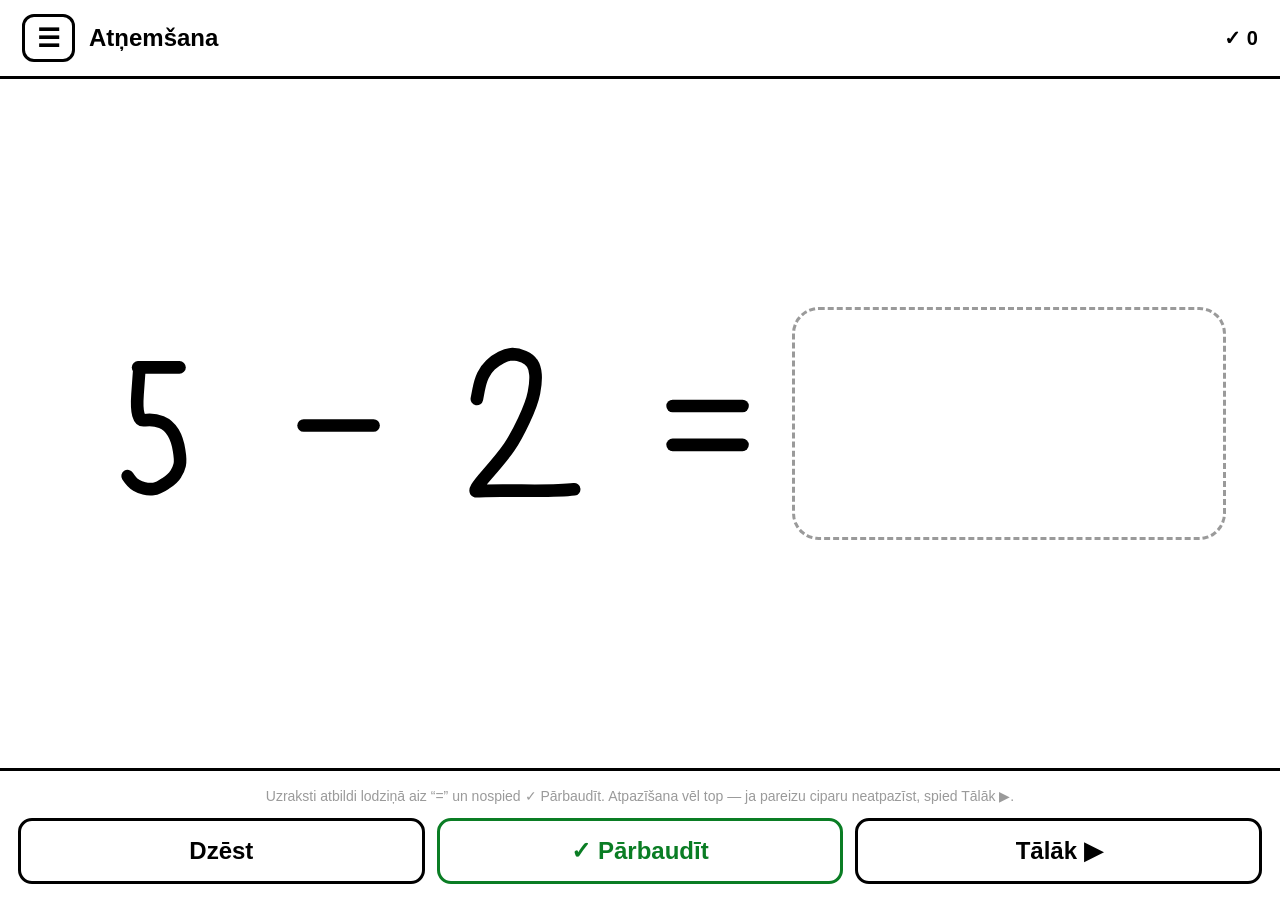
<file: atnemsana.html>
<!DOCTYPE html>
<html lang="lv">
<head>
<meta charset="utf-8">
<meta name="viewport" content="width=device-width, initial-scale=1, maximum-scale=1, user-scalable=no">
<title>Atņemšana</title>
<style>
  :root{ --ink:#000; --paper:#fff; --guide:#9a9a9a; --ok:#0a7d24; --bad:#b00020; --bw:3px; }
  *{box-sizing:border-box; -webkit-tap-highlight-color:transparent;}
  html,body{margin:0;background:var(--paper);color:var(--ink);
    font-family:"Segoe UI",Arial,Helvetica,sans-serif;overflow:hidden;
    touch-action:none;user-select:none;-webkit-user-select:none;-webkit-text-size-adjust:100%;}
  #app{display:flex;flex-direction:column;height:100vh;height:100dvh;
    padding:env(safe-area-inset-top) env(safe-area-inset-right)
            env(safe-area-inset-bottom) env(safe-area-inset-left);}

  header{display:flex;align-items:center;gap:clamp(8px,2vw,14px);
    padding:clamp(6px,1.6vmin,14px) clamp(10px,2.5vw,22px);
    border-bottom:var(--bw) solid var(--line);flex:0 0 auto;}
  header .title{font-size:clamp(16px,3.4vmin,24px);font-weight:800;
    flex:1 1 auto;min-width:0;white-space:nowrap;overflow:hidden;text-overflow:ellipsis;}
  header .score{font-size:clamp(14px,2.8vmin,20px);font-weight:700;white-space:nowrap;
    font-variant-numeric:tabular-nums;flex:0 0 auto;}
  .iconbtn{font-size:clamp(18px,3.4vmin,26px);line-height:1;font-weight:700;
    padding:clamp(4px,1vmin,8px) clamp(8px,1.6vw,12px);
    border:var(--bw) solid var(--line);background:var(--paper);color:var(--ink);
    border-radius:clamp(8px,1.4vmin,12px);cursor:pointer;flex:0 0 auto;touch-action:manipulation;}
  .iconbtn:active,.iconbtn.active{background:var(--sel);color:var(--onsel);}

  /* equation */
  #stage{flex:1 1 auto;min-height:0;display:flex;align-items:center;justify-content:center;
    position:relative;padding:clamp(10px,3vmin,28px);}
  /* font-size is set by fitEq() (fits the stage x Skaitļu izmērs); every
     other measure is in em so the whole equation scales as one piece */
  #eq{display:flex;align-items:center;justify-content:center;gap:.22em;flex:0 0 auto;
    font-weight:800;font-size:clamp(48px,16vmin,150px);line-height:1;
    font-variant-numeric:tabular-nums;}
  #a,#b{min-width:1.2em;text-align:center;}   /* 1- or 2-digit: same width */
  #ans{min-width:1.1em;text-align:center;border-bottom:.06em solid var(--guide);
    color:var(--guide);}
  /* handwritten numbers (handnum.js): a 1em-tall inline SVG per number,
     coloured by `color`, so good/bad/guide states work unchanged */
  #eq > span{display:inline-flex;justify-content:center;align-items:center;}
  .hn{display:block;height:1em;overflow:visible;fill:none;stroke:currentColor;
    stroke-width:6.5;stroke-linecap:round;stroke-linejoin:round;}
  #eq.write #ans{min-width:2.6em;}               /* same footprint as the box */
  /* write-the-answer box, right after "=" like on paper */
  #wframe{position:relative;flex:0 0 auto;width:2.6em;height:1.4em;
    border:var(--bw) dashed var(--guide);border-radius:.16em;
    background:var(--paper);overflow:hidden;}
  #wframe.bad{border-color:var(--bad);}
  #ans.good{color:var(--ok);border-color:var(--ok);}
  #ans.bad{color:var(--bad);border-color:var(--bad);}
  /* success / retry tick */
  #fx{position:absolute;top:clamp(6px,2vmin,16px);right:clamp(10px,3vw,26px);
    font-size:clamp(30px,7vmin,60px);line-height:1;opacity:0;transition:opacity .15s;}
  #fx.show{opacity:1;}
  #fx.good{color:var(--ok);} #fx.bad{color:var(--bad);}

  /* number pad 1..10 */
  #pad{flex:0 0 auto;border-top:var(--bw) solid var(--line);
    padding:clamp(8px,1.8vmin,16px) clamp(8px,2vw,18px);
    display:grid;gap:clamp(6px,1.4vw,12px);
    grid-template-columns:repeat(5,1fr);}
  @media (min-width:620px){ #pad{grid-template-columns:repeat(10,1fr);} }
  .num{font-size:clamp(20px,4.4vmin,34px);font-weight:800;font-variant-numeric:tabular-nums;
    padding:clamp(10px,2vmin,18px) 0;border:var(--bw) solid var(--line);
    background:var(--paper);color:var(--ink);border-radius:clamp(9px,1.6vmin,14px);
    cursor:pointer;touch-action:manipulation;}
  .num .hn{margin:0 auto;}   /* handwritten answer buttons, centred */
  .num:active{background:var(--sel);color:var(--onsel);}
  .num.wrong{background:var(--bad);border-color:var(--bad);color:var(--paper);}
  .num.right{background:var(--ok);border-color:var(--ok);color:var(--paper);}

  /* drawer */
  #backdrop{position:fixed;inset:0;background:rgba(0,0,0,.35);z-index:15;
    opacity:0;pointer-events:none;transition:opacity .22s ease;}
  #backdrop.open{opacity:1;pointer-events:auto;}
  #menu{position:fixed;top:0;left:0;bottom:0;z-index:20;width:min(88vw,340px);
    background:var(--paper);border-right:var(--bw) solid var(--line);
    display:flex;flex-direction:column;transform:translateX(-100%);visibility:hidden;
    transition:transform .22s ease, visibility 0s linear .22s;}
  #menu.open{transform:translateX(0);visibility:visible;transition:transform .22s ease, visibility 0s;}
  @media (prefers-reduced-motion:reduce){ #menu,#backdrop{transition:none;} }
  .menu-head{display:flex;align-items:center;gap:clamp(8px,2vw,14px);flex:0 0 auto;
    padding:clamp(8px,1.8vmin,14px) clamp(10px,2.5vw,18px);
    padding-top:calc(clamp(8px,1.8vmin,14px) + env(safe-area-inset-top));
    border-bottom:var(--bw) solid var(--line);}
  .menu-head .t{font-size:clamp(15px,3vmin,22px);font-weight:800;flex:1 1 auto;min-width:0;}
  .menu-body{flex:1 1 auto;min-height:0;overflow-y:auto;touch-action:pan-y;
    padding:clamp(10px,2.4vmin,18px);
    padding-bottom:calc(clamp(10px,2.4vmin,18px) + env(safe-area-inset-bottom));
    display:flex;flex-direction:column;gap:clamp(12px,2.6vmin,18px);}
  .cbtn{font-size:clamp(14px,2.4vmin,19px);font-weight:700;text-align:center;text-decoration:none;
    padding:clamp(9px,1.8vmin,13px) clamp(10px,2vw,16px);border:var(--bw) solid var(--line);
    background:var(--paper);color:var(--ink);border-radius:clamp(9px,1.6vmin,13px);
    cursor:pointer;touch-action:manipulation;display:block;}
  .cbtn:active,.cbtn.active{background:var(--sel);color:var(--onsel);}
  .lbl{font-size:clamp(12px,2vmin,16px);font-weight:700;color:var(--guide);
    text-transform:uppercase;letter-spacing:.5px;}
  .row{display:flex;gap:clamp(6px,1.4vw,10px);}
  .row .cbtn{flex:1 1 0;min-width:0;}
  .ver{margin-top:auto;text-align:center;color:var(--guide);font-size:clamp(11px,1.8vmin,14px);
    padding-top:clamp(8px,2vmin,14px);font-variant-numeric:tabular-nums;}

  /* write-the-answer pad (handwritten, recognised against the expected number) */
  [hidden]{display:none!important;}
  #writepad{flex:0 0 auto;border-top:var(--bw) solid var(--line);
    display:flex;flex-direction:column;gap:clamp(6px,1.4vmin,12px);
    padding:clamp(8px,1.8vmin,16px) clamp(8px,2vw,18px);}
  #wcanvas{position:absolute;inset:0;width:100%;height:100%;
    border-radius:inherit;touch-action:none;}
  #wbtns{display:flex;gap:clamp(6px,1.4vw,12px);}
  .wbtn{flex:1 1 0;min-width:0;font-size:clamp(16px,3vmin,24px);font-weight:800;
    padding:clamp(10px,2vmin,16px) 0;border:var(--bw) solid var(--line);
    background:var(--paper);color:var(--ink);border-radius:clamp(9px,1.6vmin,14px);
    cursor:pointer;touch-action:manipulation;}
  .wbtn:active{background:var(--sel);color:var(--onsel);}
  .wbtn.ok{border-color:var(--ok);color:var(--ok);}
  .wbtn.ok:active{background:var(--ok);color:#fff;}
  /* development disclaimer for the handwriting recognition */
  .hint{font-size:clamp(11px,2vmin,14px);line-height:1.4;color:var(--guide);
    margin:clamp(6px,1.4vmin,10px) 0 0;}
  /* Skaitļu izmērs slider */
  #sizeRange{-webkit-appearance:none;appearance:none;background:transparent;
    touch-action:auto;cursor:pointer;width:100%;height:clamp(20px,3.4vmin,28px);margin:0;}
  #sizeRange::-webkit-slider-runnable-track{height:var(--bw);background:var(--ink);border-radius:2px;}
  #sizeRange::-moz-range-track{height:var(--bw);background:var(--ink);border-radius:2px;}
  #sizeRange::-webkit-slider-thumb{-webkit-appearance:none;appearance:none;
    width:clamp(18px,3.2vmin,26px);height:clamp(18px,3.2vmin,26px);border-radius:50%;
    background:var(--paper);border:var(--bw) solid var(--line);
    margin-top:calc(var(--bw)/2 - clamp(18px,3.2vmin,26px)/2);}
  #sizeRange::-moz-range-thumb{width:clamp(18px,3.2vmin,26px);height:clamp(18px,3.2vmin,26px);
    border-radius:50%;background:var(--paper);border:var(--bw) solid var(--line);box-sizing:border-box;}
  #writepad .whint{font-size:clamp(11px,2vmin,14px);line-height:1.35;
    color:var(--guide);text-align:center;margin:0;}
</style>
<link rel="stylesheet" href="theme.css?v=683169c">
<script src="theme.js?v=683169c"></script>
</head>
<body>
<div id="app">
  <header>
    <button class="iconbtn" id="menuBtn" aria-label="Izvēlne" aria-controls="menu" aria-expanded="false">☰</button>
    <div class="title">Atņemšana</div>
    <div class="score" id="score">✓ 0</div>
  </header>
  <div id="stage">
    <div id="eq">
      <span id="a">0</span><span id="op">−</span><span id="b">0</span>
      <span id="eqs">=</span><span id="ans">?</span>
      <div id="wframe" hidden><canvas id="wcanvas"></canvas></div>
    </div>
    <div id="fx"></div>
  </div>
  <div id="pad"></div>
  <div id="writepad" hidden>
    <div class="whint">Uzraksti atbildi lodziņā aiz “=” un nospied ✓ Pārbaudīt. Atpazīšana vēl top — ja pareizu ciparu neatpazīst, spied Tālāk ▶.</div>
    <div id="wbtns">
      <button class="wbtn" id="wclear" type="button">Dzēst</button>
      <button class="wbtn ok" id="wcheck" type="button">✓ Pārbaudīt</button>
      <button class="wbtn" id="wskip" type="button">Tālāk ▶</button>
    </div>
  </div>
</div>

<div id="backdrop"></div>
<aside id="menu" aria-labelledby="menuTitle">
  <div class="menu-head">
    <button class="iconbtn" id="menuClose" aria-label="Aizvērt">✕</button>
    <span class="t" id="menuTitle">Izvēlne</span>
  </div>
  <div class="menu-body">
    <a class="cbtn" href="index.html">🏠 Sākums</a>
    <div>
      <span class="lbl">Skaitļi</span>
      <div class="row" style="margin-top:8px">
        <button class="cbtn" data-range="1-10">1–10</button>
        <button class="cbtn" data-range="10-20">10–20</button>
        <button class="cbtn" data-range="1-20">1–20</button>
      </div>
    </div>
    <div>
      <span class="lbl">Atbilde</span>
      <div class="row" style="margin-top:8px">
        <button class="cbtn" data-mode="choose">Izvēlēties</button>
        <button class="cbtn" data-mode="write">Rakstīt</button>
      </div>
      <p class="hint">⚠️ “Rakstīt”: cipara atpazīšana vēl top — reizēm pareizu ciparu var neatpazīt. Ja atbilde ir pareiza, bet netiek atpazīta, spied “Tālāk ▶”, lai turpinātu.</p>
    </div>
    <div>
      <span class="lbl">Cipari</span>
      <div class="row" style="margin-top:8px">
        <button class="cbtn" data-hand="0">Drukāti</button>
        <button class="cbtn" data-hand="1">Rakstīti</button>
      </div>
    </div>
    <div>
      <span class="lbl">Skaitļu izmērs</span>
      <div class="row" style="margin-top:8px">
        <input type="range" id="sizeRange" min="50" max="100" step="5" value="100" aria-label="Skaitļu izmērs">
      </div>
    </div>
    <div>
      <span class="lbl">Ekrāns</span>
      <div class="row" style="margin-top:8px">
        <button class="cbtn" data-theme-btn="eink">E-tinte</button>
        <button class="cbtn" data-theme-btn="color">Krāsains</button>
        <button class="cbtn" data-theme-btn="dark">Tumšs</button>
      </div>
    </div>
    <div class="ver" id="appVer"></div>
  </div>
</aside>

<script src="letters.js?v=683169c"></script>
<script src="handnum.js?v=683169c"></script>
<script src="recognize.js?v=683169c"></script>
<script src="digitnet.js?v=683169c"></script>
<script>
"use strict";
(function () {
  var APPV = "683169c";
  var OP = "sub";   // "add" or "sub"
  var aEl = document.getElementById("a"), bEl = document.getElementById("b");
  var ansEl = document.getElementById("ans"), fxEl = document.getElementById("fx");
  var pad = document.getElementById("pad"), scoreEl = document.getElementById("score");
  var ans = 0, busy = false, correct = 0, lastKey = "";

  function rnd(n) { return Math.floor(Math.random() * n); }   // 0..n-1
  function rr(a, b) { return a + rnd(b - a + 1); }            // inclusive a..b

  // number range: addition -> the SUM lands in [lo,hi]; subtraction -> the
  // minuend lands in [lo,hi], result >= 1
  var RANGES = { "1-10": [1, 10], "10-20": [10, 20], "1-20": [1, 20] };
  var rangeKey = localStorage.getItem("lv_range_" + OP) || "1-10";
  if (!RANGES[rangeKey]) rangeKey = "1-10";
  var RANGE = RANGES[rangeKey];

  function newProblem() {
    var a, b, key, guard = 0;
    var lo = RANGE[0], hi = RANGE[1];
    do {
      if (OP === "add") {                 // a,b >= 1, sum in [lo,hi]
        var sum = rr(Math.max(2, lo), hi);
        a = 1 + rnd(sum - 1);             // 1..sum-1
        b = sum - a;                       // >= 1
        ans = sum;
      } else {                             // minuend in [lo,hi], result 1..a-1
        a = rr(Math.max(2, lo), hi);
        b = 1 + rnd(a - 1);
        ans = a - b;
      }
      key = a + "_" + b;
    } while (key === lastKey && ++guard < 8);   // avoid immediate repeat
    lastKey = key;
    HandNum.put(aEl, a); HandNum.put(bEl, b);
    HandNum.put(ansEl, "?"); ansEl.className = "";
    busy = false;
    clearWrite();
    showBox(true);
  }

  function flash(el, cls, ms) {
    el.classList.add(cls);
    setTimeout(function () { el.classList.remove(cls); }, ms);
  }

  // shared verdict feedback, used by both the number pad and the write pad
  function onCorrect(shown) {
    busy = true;
    correct++; scoreEl.textContent = "✓ " + correct;
    showBox(false);   // write mode: the box gives way to the green answer
    HandNum.put(ansEl, shown); ansEl.className = "good";
    fxEl.textContent = "✓"; fxEl.className = "show good";
    beep(660);
    setTimeout(function () { fxEl.className = ""; newProblem(); }, 900);
  }
  function onWrong() {
    flash(wframe.hidden ? ansEl : wframe, "bad", 400);
    fxEl.textContent = "✗"; fxEl.className = "show bad";
    setTimeout(function () { fxEl.className = ""; }, 500);
    beep(150);
  }

  function answer(n, btn) {
    if (busy) return;
    if (n === ans) {
      btn.classList.add("right");
      setTimeout(function () { btn.classList.remove("right"); }, 900);
      onCorrect(n);
    } else {
      // wrong: flash the tapped key red, brief buzz, let the child retry
      flash(btn, "wrong", 500);
      onWrong();
    }
  }

  // number pad 1..hi (rebuilt when the range changes)
  function buildPad() {
    pad.innerHTML = "";
    for (var i = 1; i <= RANGE[1]; i++) {
      (function (n) {
        var b = document.createElement("button");
        b.type = "button"; b.className = "num"; HandNum.put(b, n);
        b.addEventListener("click", function () { answer(n, b); });
        pad.appendChild(b);
      })(i);
    }
  }
  function setRange(k) {
    if (!RANGES[k]) return;
    rangeKey = k; RANGE = RANGES[k];
    localStorage.setItem("lv_range_" + OP, k);
    document.querySelectorAll("[data-range]").forEach(function (b) {
      b.classList.toggle("active", b.dataset.range === k);
    });
    buildPad();
    newProblem();
  }
  document.querySelectorAll("[data-range]").forEach(function (b) {
    b.addEventListener("click", function () { setRange(b.dataset.range); });
  });

  // ---------- write-the-answer mode ----------
  // The child writes the answer by hand; DigitRecog checks it against the
  // expected number's shape (recognize.js). Toggle in the drawer: Izvēlēties
  // (the 1..10 row) vs Rakstīt (write it).
  var mode = localStorage.getItem("lv_math_answer") === "choose" ? "choose" : "write";   // default: Rakstīt
  var writepad = document.getElementById("writepad");
  var wframe = document.getElementById("wframe");
  var eqEl = document.getElementById("eq");
  var wcanvas = document.getElementById("wcanvas");
  var wctx = wcanvas.getContext("2d");
  var wink = [], wcur = null, wdrawing = false, wpid = null, wptype = "", wlast = null;
  var wCssH = 0;

  function penColor() {
    return getComputedStyle(document.documentElement).getPropertyValue("--ink").trim() || "#000";
  }
  function sizeWCanvas() {
    var r = wcanvas.getBoundingClientRect();
    if (r.width < 2 || r.height < 2) return;
    var dpr = window.devicePixelRatio || 1;
    wCssH = r.height;
    wcanvas.width = Math.round(r.width * dpr);
    wcanvas.height = Math.round(r.height * dpr);
    wctx.setTransform(dpr, 0, 0, dpr, 0, 0);
    wctx.lineCap = "round"; wctx.lineJoin = "round";
    wctx.lineWidth = Math.max(3, Math.min(r.width, r.height) * 0.035);
    wctx.strokeStyle = penColor();
    redrawWink();
  }
  function drawWStroke(st) {
    if (st.length < 2) return;
    wctx.beginPath();
    wctx.moveTo(st[0].x, st[0].y);
    for (var i = 1; i < st.length; i++) wctx.lineTo(st[i].x, st[i].y);
    wctx.stroke();
  }
  function redrawWink() {
    if (!wcanvas.width) return;
    wctx.clearRect(0, 0, wcanvas.width, wcanvas.height);
    wctx.strokeStyle = penColor();
    wink.forEach(drawWStroke);
    if (wcur) drawWStroke(wcur);
  }
  // write mode: the box sits right after "=" while answering; the ? / answer
  // text takes its place for the verdict. Choose mode: always the text.
  function showBox(writing) {
    var box = (mode === "write" && writing);
    var was = !wframe.hidden;
    wframe.hidden = !box;
    ansEl.hidden = box;
    if (box && !was) sizeWCanvas();
  }
  function clearWrite() {
    wink = []; wcur = null; wdrawing = false;
    if (wcanvas.width) wctx.clearRect(0, 0, wcanvas.width, wcanvas.height);
  }
  function toW(ev) {
    var r = wcanvas.getBoundingClientRect();
    return { x: ev.clientX - r.left, y: ev.clientY - r.top };
  }
  wcanvas.addEventListener("pointerdown", function (ev) {
    if (busy) return;
    ev.preventDefault();
    if (wdrawing) {
      if (ev.pointerType === "pen" && wptype !== "pen") { wdrawing = false; wcur = null; }
      else return;
    }
    wpid = ev.pointerId; wptype = ev.pointerType || ""; wdrawing = true;
    var p = toW(ev); wcur = [p]; wlast = p;
    wctx.strokeStyle = penColor();
  });
  wcanvas.addEventListener("pointermove", function (ev) {
    if (!wdrawing || ev.pointerId !== wpid) return;
    ev.preventDefault();
    var evs = ev.getCoalescedEvents ? ev.getCoalescedEvents() : null;
    if (!evs || !evs.length) evs = [ev];
    for (var i = 0; i < evs.length; i++) {
      var p = toW(evs[i]);
      wctx.beginPath(); wctx.moveTo(wlast.x, wlast.y); wctx.lineTo(p.x, p.y); wctx.stroke();
      wcur.push(p); wlast = p;
    }
  });
  function endW(ev) {
    if (!wdrawing || (ev && ev.pointerId !== wpid)) return;
    wdrawing = false;
    if (wcur && wcur.length > 1) wink.push(wcur);
    wcur = null;
  }
  wcanvas.addEventListener("pointerup", endW);
  wcanvas.addEventListener("pointercancel", endW);
  wcanvas.addEventListener("pointerleave", endW);

  function checkWritten() {
    if (busy) return;
    var strokes = wink.filter(function (s) { return s && s.length > 1; });
    if (!strokes.length) { flash(wframe, "bad", 250); return; }
    // uniform-scale ink into ~0..100 so recognize.js's size gates line up
    var k = 100 / (wCssH || 1);
    var norm = strokes.map(function (st) {
      return st.map(function (p) { return { x: p.x * k, y: p.y * k }; });
    });
    // trained model (on-device) is primary; geometric recognizer is the union
    // safety net and the offline fallback when the model hasn't loaded
    var okc = (typeof DigitNet !== "undefined" && DigitNet.ready &&
               DigitNet.verify(norm, String(ans)))
              || DigitRecog.recognize(norm, String(ans));
    if (okc) {
      onCorrect(String(ans));
    } else {
      // keep the ink on screen so a parent can judge it and, if it's right,
      // tap "Tālāk ▶" to move on; the child can also Dzēst and try again
      onWrong();
    }
  }
  // parent override: reveal the answer and move on without scoring — for when
  // the recognizer misses a correct answer (see the disclaimer)
  function skipTask() {
    if (busy) return;
    busy = true;
    fxEl.className = "";
    showBox(false);
    HandNum.put(ansEl, ans); ansEl.className = "";   // neutral reveal
    setTimeout(newProblem, 1000);
  }
  document.getElementById("wclear").addEventListener("click", clearWrite);
  document.getElementById("wcheck").addEventListener("click", checkWritten);
  document.getElementById("wskip").addEventListener("click", skipTask);

  function setMode(m) {
    mode = (m === "write") ? "write" : "choose";
    localStorage.setItem("lv_math_answer", mode);
    document.querySelectorAll("[data-mode]").forEach(function (b) {
      b.classList.toggle("active", b.dataset.mode === mode);
    });
    pad.hidden = (mode !== "choose");
    writepad.hidden = (mode !== "write");
    eqEl.classList.toggle("write", mode === "write");
    clearWrite();
    showBox(!busy);
    fitEq();
  }
  document.querySelectorAll("[data-mode]").forEach(function (b) {
    b.addEventListener("click", function () { setMode(b.dataset.mode); });
  });

  // tiny sound
  var actx = null;
  function beep(freq) {
    try {
      actx = actx || new (window.AudioContext || window.webkitAudioContext)();
      var o = actx.createOscillator(), g = actx.createGain();
      o.connect(g); g.connect(actx.destination);
      o.type = "sine"; o.frequency.value = freq;
      g.gain.setValueAtTime(0.001, actx.currentTime);
      g.gain.exponentialRampToValueAtTime(0.25, actx.currentTime + 0.05);
      g.gain.exponentialRampToValueAtTime(0.001, actx.currentTime + 0.4);
      o.start(); o.stop(actx.currentTime + 0.42);
    } catch (e) {}
  }

  // drawer
  var menu = document.getElementById("menu"), backdrop = document.getElementById("backdrop");
  var menuBtn = document.getElementById("menuBtn"), menuOpen = false;
  function setMenu(open) {
    menuOpen = open;
    menu.classList.toggle("open", open);
    backdrop.classList.toggle("open", open);
    menuBtn.setAttribute("aria-expanded", open ? "true" : "false");
    menuBtn.classList.toggle("active", open);
  }
  menuBtn.addEventListener("click", function () { setMenu(!menuOpen); });
  document.getElementById("menuClose").addEventListener("click", function () { setMenu(false); });
  backdrop.addEventListener("click", function () { setMenu(false); });
  document.addEventListener("keydown", function (e) {
    if (e.key === "Escape" && menuOpen) { setMenu(false); return; }
    if (mode !== "choose") return;   // the 1..10 keys only drive the number pad
    if (e.key >= "1" && e.key <= "9") {
      var b = pad.children[parseInt(e.key, 10) - 1]; if (b) b.click();
    } else if (e.key === "0") { var t = pad.children[9]; if (t) t.click(); }  // 0 -> 10
  });

  // theme
  function applyTheme() {
    LVTheme.apply();   // data-theme + active buttons (theme.js)
    if (mode === "write") redrawWink();   // pen colour follows the theme
  }
  document.addEventListener("lvtheme", applyTheme);   // theme.js handles the buttons

  // Skaitļu izmērs: 100% = the equation as big as fits the stage (like the
  // letter size slider), smaller values scale it down. Shared add/sub key.
  var stageEl = document.getElementById("stage");
  var sizeRange = document.getElementById("sizeRange");
  var sizeV = parseInt(localStorage.getItem("lv_math_size") || "100", 10);
  if (!(sizeV >= 50 && sizeV <= 100)) sizeV = 100;
  sizeRange.value = sizeV;
  sizeRange.addEventListener("input", function () {
    sizeV = parseInt(sizeRange.value, 10);
    localStorage.setItem("lv_math_size", String(sizeV));
    fitEq();
  });
  function fitEq() {
    var ss = getComputedStyle(stageEl);
    var aw = stageEl.clientWidth - parseFloat(ss.paddingLeft) - parseFloat(ss.paddingRight);
    var ah = stageEl.clientHeight - parseFloat(ss.paddingTop) - parseFloat(ss.paddingBottom);
    if (aw < 10 || ah < 10) return;
    eqEl.style.fontSize = "100px";                 // measure at a known size
    var r = eqEl.getBoundingClientRect();
    if (r.width < 1 || r.height < 1) return;
    var fs = Math.min(100 * aw * 0.96 / r.width, 100 * ah * 0.9 / r.height, 220);
    fs = Math.max(20, fs * sizeV / 100);
    eqEl.style.fontSize = Math.floor(fs) + "px";
    if (!wframe.hidden) sizeWCanvas();
  }

  // Cipari: printed (font) or handwritten (the user's recorded digits).
  // Shared key lv_num_hand across Atņemšana, Atņemšana and Salīdzini.
  function setHand(on) {
    try { localStorage.setItem("lv_num_hand", on ? "1" : "0"); } catch (e) {}
    document.querySelectorAll("[data-hand]").forEach(function (b) {
      b.classList.toggle("active", (b.dataset.hand === "1") === on);
    });
    HandNum.rerender([aEl, document.getElementById("op"), bEl, document.getElementById("eqs"), ansEl]
      .concat(Array.prototype.slice.call(pad.children)));   // answer buttons too
    fitEq()   // handwritten widths differ — refit;
  }
  document.querySelectorAll("[data-hand]").forEach(function (b) {
    b.addEventListener("click", function () { setHand(b.dataset.hand === "1"); });
  });

  // JS-measured height + canvas sizing (dvh over-reports on some e-ink tablets)
  function layout() {
    var vh = (window.visualViewport && window.visualViewport.height) || window.innerHeight;
    document.getElementById("app").style.height = Math.round(vh) + "px";
    fitEq();
  }
  var rzTimer = null;
  function onResize() { clearTimeout(rzTimer); rzTimer = setTimeout(layout, 150); }
  window.addEventListener("resize", onResize);
  window.addEventListener("orientationchange", function () { setTimeout(onResize, 250); });
  if (window.visualViewport) window.visualViewport.addEventListener("resize", onResize);
  window.addEventListener("load", function () { setTimeout(layout, 300); });
  // browser bars appearing/hiding resize the stage without a window resize
  if (window.ResizeObserver) new ResizeObserver(function () { onResize(); }).observe(stageEl);

  document.getElementById("appVer").textContent = "Versija: " + APPV;
  applyTheme();
  HandNum.put(document.getElementById("op"), document.getElementById("op").textContent);
  HandNum.put(document.getElementById("eqs"), "=");
  setHand(HandNum.on());
  setMode(mode);
  layout();
  setRange(rangeKey);   // builds the pad + first problem for the saved range
})();
</script>
</body>
</html>
</file>
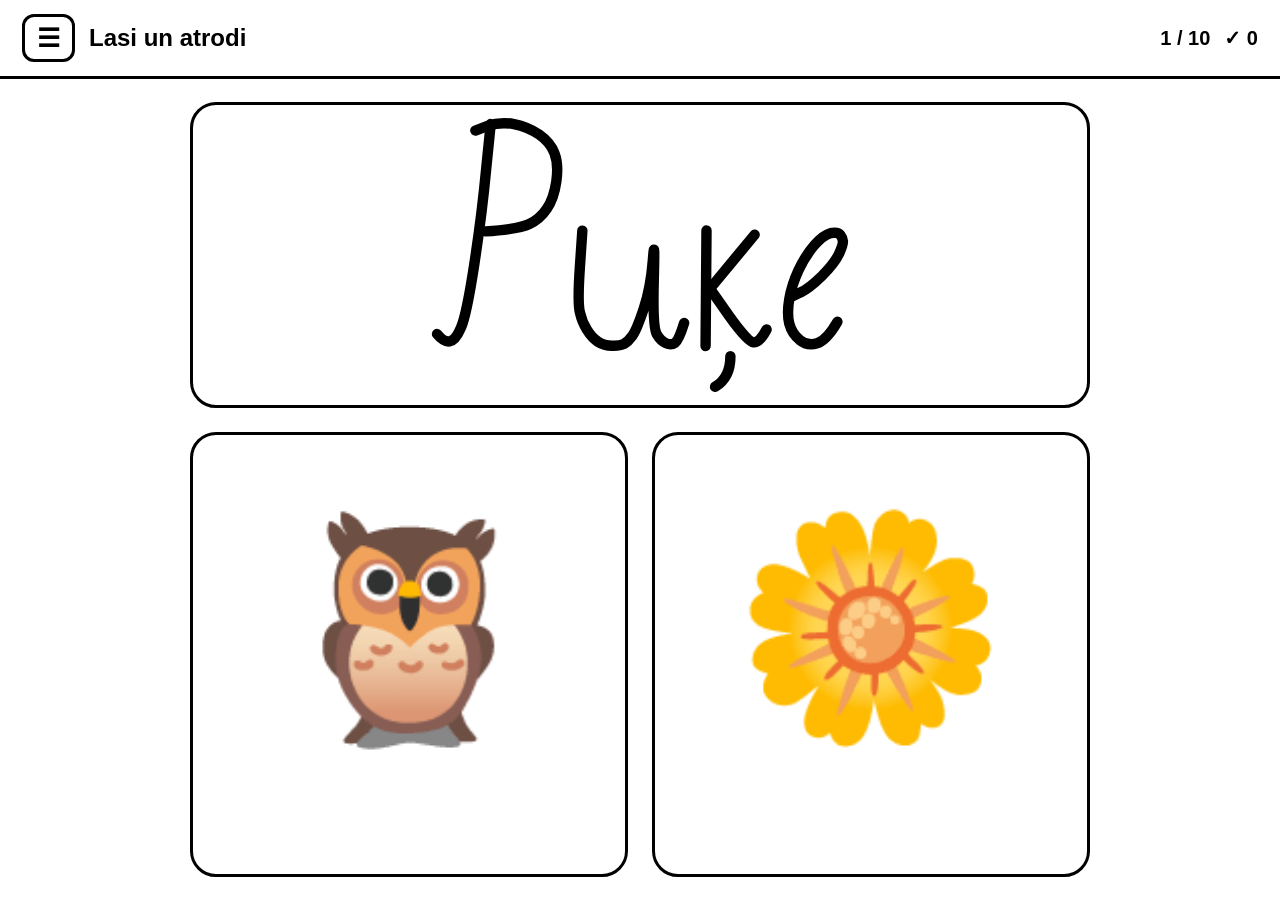
<file: atrodi.html>
<!DOCTYPE html>
<html lang="lv">
<head>
<meta charset="utf-8">
<meta name="viewport" content="width=device-width, initial-scale=1, maximum-scale=1, user-scalable=no">
<title>Lasi un atrodi</title>
<style>
  :root{ --ink:#000; --paper:#fff; --guide:#9a9a9a; --ok:#0a7d24; --bad:#b00020; --bw:3px; }
  *{box-sizing:border-box; -webkit-tap-highlight-color:transparent;}
  html,body{margin:0;background:var(--paper);color:var(--ink);
    font-family:"Segoe UI",Arial,Helvetica,sans-serif;overflow:hidden;
    touch-action:none;user-select:none;-webkit-user-select:none;-webkit-text-size-adjust:100%;}
  #app{display:flex;flex-direction:column;height:100vh;height:100dvh;
    padding:env(safe-area-inset-top) env(safe-area-inset-right)
            env(safe-area-inset-bottom) env(safe-area-inset-left);}
  [hidden]{display:none!important;}

  header{display:flex;align-items:center;gap:clamp(8px,2vw,14px);
    padding:clamp(6px,1.6vmin,14px) clamp(10px,2.5vw,22px);
    border-bottom:var(--bw) solid var(--line);flex:0 0 auto;}
  header .title{font-size:clamp(16px,3.4vmin,24px);font-weight:800;
    flex:1 1 auto;min-width:0;white-space:nowrap;overflow:hidden;text-overflow:ellipsis;}
  header .prog,header .score{font-size:clamp(13px,2.6vmin,20px);font-weight:700;
    white-space:nowrap;font-variant-numeric:tabular-nums;flex:0 0 auto;}
  .iconbtn{font-size:clamp(18px,3.4vmin,26px);line-height:1;font-weight:700;
    padding:clamp(4px,1vmin,8px) clamp(8px,1.6vw,12px);
    border:var(--bw) solid var(--line);background:var(--paper);color:var(--ink);
    border-radius:clamp(8px,1.4vmin,12px);cursor:pointer;flex:0 0 auto;touch-action:manipulation;}
  .iconbtn:active,.iconbtn.active{background:var(--sel);color:var(--onsel);}

  /* round: the word on top, two pictures below */
  #stage{flex:1 1 auto;min-height:0;position:relative;display:flex;flex-direction:column;
    align-items:center;justify-content:center;gap:clamp(10px,2.6vmin,24px);
    padding:clamp(10px,2.6vmin,26px);}
  #wordcard{width:min(100%,900px);height:clamp(110px,34vh,330px);flex:0 0 auto;
    border:var(--bw) solid var(--line);border-radius:clamp(14px,3vmin,26px);
    background:var(--paper);padding:clamp(4px,1vmin,10px) clamp(8px,2vmin,18px);
    display:flex;align-items:center;justify-content:center;}
  #word{display:block;width:100%;height:100%;overflow:visible;}
  .glyph{fill:none;stroke:var(--ink);stroke-width:3.4;stroke-linecap:round;stroke-linejoin:round;}
  .ptext{font-family:"Segoe UI",Arial,Helvetica,sans-serif;font-size:100px;font-weight:500;fill:var(--ink);}
  #pics{width:min(100%,900px);flex:1 1 auto;min-height:0;max-height:56vh;
    display:flex;gap:clamp(10px,2.6vmin,24px);}
  /* no text labels on the pictures — the word is the only clue */
  .pic{flex:1 1 0;min-width:0;position:relative;
    display:flex;flex-direction:column;align-items:center;justify-content:center;
    gap:clamp(4px,1vmin,10px);padding:clamp(6px,1.6vmin,14px);
    border:var(--bw) solid var(--line);border-radius:clamp(14px,3vmin,26px);
    background:var(--paper);color:var(--ink);cursor:pointer;touch-action:manipulation;
    overflow:hidden;}   /* belt and braces: nothing ever spills past the border */
  /* --em is set by fitPics() from the real button box (vh/vmin guesses
     overflowed on tablets with browser bars); CSS value is the first-paint fallback */
  .pic .em{font-size:var(--em,clamp(96px,min(24vmin,20vw),200px));line-height:1;
    font-family:"Apple Color Emoji","Segoe UI Emoji","Noto Color Emoji",sans-serif;}
  /* after a wrong tap: the picked picture's own word, for a moment */
  .pic .cap{height:clamp(22px,5vmin,44px);visibility:hidden;font-size:clamp(22px,5vmin,44px);}
  .pic .cap svg{display:block;height:1em;overflow:visible;}
  .pic.show .cap{visibility:visible;}
  .pic.right{border-color:var(--ok);box-shadow:inset 0 0 0 var(--bw) var(--ok);}
  .pic.wrong{border-color:var(--bad);animation:nudge .35s ease;}
  @keyframes nudge{0%,100%{transform:translateX(0)}25%{transform:translateX(-6px)}75%{transform:translateX(6px)}}
  @media (prefers-reduced-motion:reduce){ .pic.wrong{animation:none;} }
  #fx{position:absolute;top:clamp(6px,2vmin,16px);right:clamp(10px,3vw,26px);
    font-size:clamp(30px,7vmin,60px);line-height:1;opacity:0;transition:opacity .15s;}
  #fx.show{opacity:1;} #fx.good{color:var(--ok);}

  /* end of a 10-round session */
  #done{text-align:center;display:flex;flex-direction:column;align-items:center;
    gap:clamp(10px,2.6vmin,22px);}
  #done .big{font-size:clamp(56px,14vmin,120px);line-height:1;}
  #done .t{font-size:clamp(24px,5.4vmin,44px);font-weight:800;}
  #done .s{font-size:clamp(16px,3.4vmin,26px);font-weight:700;}
  #again{font-size:clamp(18px,3.6vmin,28px);font-weight:800;
    padding:clamp(10px,2.2vmin,18px) clamp(20px,5vw,40px);
    border:var(--bw) solid var(--line);background:var(--paper);color:var(--ink);
    border-radius:clamp(10px,2vmin,16px);cursor:pointer;touch-action:manipulation;}
  #again:active{background:var(--sel);color:var(--onsel);}

  /* drawer (same as the other sections) */
  #backdrop{position:fixed;inset:0;background:rgba(0,0,0,.35);z-index:15;
    opacity:0;pointer-events:none;transition:opacity .22s ease;}
  #backdrop.open{opacity:1;pointer-events:auto;}
  #menu{position:fixed;top:0;left:0;bottom:0;z-index:20;width:min(88vw,340px);
    background:var(--paper);border-right:var(--bw) solid var(--line);
    display:flex;flex-direction:column;transform:translateX(-100%);visibility:hidden;
    transition:transform .22s ease, visibility 0s linear .22s;}
  #menu.open{transform:translateX(0);visibility:visible;transition:transform .22s ease, visibility 0s;}
  @media (prefers-reduced-motion:reduce){ #menu,#backdrop{transition:none;} }
  .menu-head{display:flex;align-items:center;gap:clamp(8px,2vw,14px);flex:0 0 auto;
    padding:clamp(8px,1.8vmin,14px) clamp(10px,2.5vw,18px);
    padding-top:calc(clamp(8px,1.8vmin,14px) + env(safe-area-inset-top));
    border-bottom:var(--bw) solid var(--line);}
  .menu-head .t{font-size:clamp(15px,3vmin,22px);font-weight:800;flex:1 1 auto;min-width:0;}
  .menu-body{flex:1 1 auto;min-height:0;overflow-y:auto;touch-action:pan-y;
    padding:clamp(10px,2.4vmin,18px);
    padding-bottom:calc(clamp(10px,2.4vmin,18px) + env(safe-area-inset-bottom));
    display:flex;flex-direction:column;gap:clamp(12px,2.6vmin,18px);}
  .cbtn{font-size:clamp(14px,2.4vmin,19px);font-weight:700;text-align:center;text-decoration:none;
    padding:clamp(9px,1.8vmin,13px) clamp(10px,2vw,16px);border:var(--bw) solid var(--line);
    background:var(--paper);color:var(--ink);border-radius:clamp(9px,1.6vmin,13px);
    cursor:pointer;touch-action:manipulation;display:block;}
  .cbtn:active,.cbtn.active{background:var(--sel);color:var(--onsel);}
  .lbl{font-size:clamp(12px,2vmin,16px);font-weight:700;color:var(--guide);
    text-transform:uppercase;letter-spacing:.5px;}
  .row{display:flex;gap:clamp(6px,1.4vw,10px);}
  .row .cbtn{flex:1 1 0;min-width:0;}
  .hint{font-size:clamp(12px,2.2vmin,15px);line-height:1.4;color:var(--guide);margin:0;}
  .ver{margin-top:auto;text-align:center;color:var(--guide);font-size:clamp(11px,1.8vmin,14px);
    padding-top:clamp(8px,2vmin,14px);font-variant-numeric:tabular-nums;}
</style>
<link rel="stylesheet" href="theme.css?v=683169c">
<script src="theme.js?v=683169c"></script>
</head>
<body>
<div id="app">
  <header>
    <button class="iconbtn" id="menuBtn" aria-label="Izvēlne" aria-controls="menu" aria-expanded="false">☰</button>
    <div class="title">Lasi un atrodi</div>
    <div class="prog" id="prog">1 / 10</div>
    <div class="score" id="score">✓ 0</div>
  </header>
  <div id="stage">
    <div id="wordcard"><svg id="word" preserveAspectRatio="xMidYMid meet" role="img"></svg></div>
    <div id="pics">
      <button class="pic" type="button" id="pic0"><span class="em"></span><span class="cap"></span></button>
      <button class="pic" type="button" id="pic1"><span class="em"></span><span class="cap"></span></button>
    </div>
    <div id="done" hidden>
      <div class="big">⭐</div>
      <div class="t">Lieliski!</div>
      <div class="s" id="doneScore"></div>
      <button id="again" type="button">Spēlēt vēlreiz ▶</button>
    </div>
    <div id="fx"></div>
  </div>
</div>

<div id="backdrop"></div>
<aside id="menu" aria-labelledby="menuTitle">
  <div class="menu-head">
    <button class="iconbtn" id="menuClose" aria-label="Aizvērt">✕</button>
    <span class="t" id="menuTitle">Izvēlne</span>
  </div>
  <div class="menu-body">
    <a class="cbtn" href="index.html">🏠 Sākums</a>
    <p class="hint">Izlasi vārdu un pieskaries pareizajam attēlam. Vārds netiek nolasīts skaļi — bērns to izlasa pats.</p>
    <div>
      <span class="lbl">Rakstīti burti</span>
      <div class="row" style="margin-top:8px">
        <button class="cbtn" data-case="upper">ABC</button>
        <button class="cbtn" data-case="lower">abc</button>
        <button class="cbtn" data-case="mixed">Abc</button>
      </div>
    </div>
    <div>
      <span class="lbl">Drukāti burti</span>
      <div class="row" style="margin-top:8px">
        <button class="cbtn" data-case="pupper">ABC</button>
        <button class="cbtn" data-case="plower">abc</button>
        <button class="cbtn" data-case="pmixed">Abc</button>
      </div>
    </div>
    <div>
      <span class="lbl">Ekrāns</span>
      <div class="row" style="margin-top:8px">
        <button class="cbtn" data-theme-btn="eink">E-tinte</button>
        <button class="cbtn" data-theme-btn="color">Krāsains</button>
        <button class="cbtn" data-theme-btn="dark">Tumšs</button>
      </div>
    </div>
    <div class="ver" id="appVer"></div>
  </div>
</aside>

<script src="letters.js?v=683169c"></script>
<script src="vardupari.js?v=683169c"></script>
<script>
"use strict";
(function () {
  var APPV = "683169c";
  var SVGNS = "http://www.w3.org/2000/svg";
  var ROUNDS = 10;

  // pairs from vardupari.js; drop any malformed line rather than crash
  var PAIRS = (window.WORD_PAIRS || []).filter(function (p) {
    return p && p.length === 2 && p[0] && p[1] && p[0][0] && p[0][1] && p[1][0] && p[1][1];
  });

  var ENT_U = {}, ENT_L = {};
  LETTERS_UPPER.forEach(function (e) { ENT_U[e.char] = e; });
  LETTERS_LOWER.forEach(function (e) { ENT_L[e.char] = e; });

  // letter case: the same setting (and key) as Vārdi, default handwritten Abc
  var mode = localStorage.getItem("lv_var_case") || "mixed";
  if (["upper", "lower", "mixed", "pupper", "plower", "pmixed"].indexOf(mode) < 0) mode = "mixed";
  var CAP_DY = -5;            // lift handwritten capitals onto the lowercase baseline
  var GAP = 7, PAD = 3;

  function caseOf(raw) {
    if (mode === "mixed" || mode === "pmixed") return raw.charAt(0).toUpperCase() + raw.slice(1).toLowerCase();
    if (mode === "upper" || mode === "pupper") return raw.toUpperCase();
    return raw.toLowerCase();
  }
  // draw `raw` into an <svg> (handwritten glyphs or printed text) and set a
  // tight viewBox; returns its width/height ratio. The svg must be rendered
  // (visibility:hidden is fine) so getBBox can measure.
  function drawWord(svg, raw) {
    var text = caseOf(raw);
    var isPrint = mode.charAt(0) === "p";
    var mixed = (mode === "mixed");
    var upper = (mode === "upper");
    while (svg.firstChild) svg.removeChild(svg.firstChild);
    var w, y0, y1;
    if (isPrint) {
      var t = document.createElementNS(SVGNS, "text");
      t.setAttribute("class", "ptext"); t.setAttribute("x", 0); t.setAttribute("y", 0);
      t.textContent = text; svg.appendChild(t);
      var tb = t.getBBox();
      t.setAttribute("transform", "translate(" + (-tb.x) + "," + (-tb.y) + ")");
      w = tb.width; y0 = 0; y1 = tb.height;
    } else {
      var cursor = 0; y0 = 10; y1 = 92;      // fixed band so every word has the same letter size
      text.split("").forEach(function (ch, i) {
        var cap = mixed ? i === 0 : upper;
        var dy = (mixed && cap) ? CAP_DY : 0;
        var e = (cap ? ENT_U : ENT_L)[ch];
        var g = document.createElementNS(SVGNS, "g");
        if (e) strokesFor(e).forEach(function (d) {
          var p = document.createElementNS(SVGNS, "path");
          p.setAttribute("d", d); p.setAttribute("class", "glyph"); g.appendChild(p);
        });
        svg.appendChild(g);
        var b = g.getBBox();
        g.setAttribute("transform", "translate(" + (cursor - b.x) + "," + dy + ")");
        cursor += b.width + GAP;
        if (b.y + dy < y0) y0 = b.y + dy;
        if (b.y + dy + b.height > y1) y1 = b.y + dy + b.height;
      });
      w = cursor - GAP;
    }
    var vw = w + 2 * PAD, vh = (y1 - y0) + 2 * PAD;
    svg.setAttribute("viewBox", (-PAD) + " " + (y0 - PAD) + " " + vw + " " + vh);
    svg.setAttribute("aria-label", text);
    return vw / vh;
  }

  var wordSvg = document.getElementById("word");
  var pics = [document.getElementById("pic0"), document.getElementById("pic1")];
  var picsWrap = document.getElementById("pics"), wordcard = document.getElementById("wordcard");
  var doneEl = document.getElementById("done"), fxEl = document.getElementById("fx");
  var progEl = document.getElementById("prog"), scoreEl = document.getElementById("score");

  var round = 0, firstTry = 0, missed = false, busy = false, lastPair = -1;
  var cur = null;   // { target: [word, emoji], options: [[w,e],[w,e]], right: 0|1 }
  var capTimers = [null, null];

  function rnd(n) { return Math.floor(Math.random() * n); }

  function pickPair() {
    if (PAIRS.length < 2) return 0;
    var i;
    do { i = rnd(PAIRS.length); } while (i === lastPair);   // never the same pair twice in a row
    return i;
  }

  function renderCaption(btn, word) {
    var cap = btn.querySelector(".cap");
    cap.textContent = "";
    var s = document.createElementNS(SVGNS, "svg");
    s.setAttribute("aria-hidden", "true");
    cap.appendChild(s);
    var ratio = drawWord(s, word);
    s.style.width = ratio + "em";
  }

  function showRound() {
    var pi = pickPair(); lastPair = pi;
    var pair = PAIRS[pi];
    var t = rnd(2);                       // which word of the pair is the target
    var right = rnd(2);                   // which side the matching picture goes
    var other = pair[1 - t];
    cur = { target: pair[t], right: right, options: right === 0 ? [pair[t], other] : [other, pair[t]] };
    missed = false; busy = false;
    progEl.textContent = (round + 1) + " / " + ROUNDS;
    drawWord(wordSvg, cur.target[0]);
    pics.forEach(function (b, i) {
      clearTimeout(capTimers[i]);
      b.className = "pic";
      b.querySelector(".em").textContent = cur.options[i][1];
      b.setAttribute("aria-label", "Attēls " + (i + 1));   // never the word itself
      renderCaption(b, cur.options[i][0]);
    });
  }

  function tap(i) {
    if (busy || !cur) return;
    var b = pics[i];
    if (i === cur.right) {
      busy = true;
      if (!missed) firstTry++;
      scoreEl.textContent = "✓ " + firstTry;
      b.classList.add("right");
      fxEl.textContent = "✓"; fxEl.className = "show good";
      chime();
      setTimeout(function () {
        fxEl.className = "";
        round++;
        if (round >= ROUNDS) finish(); else showRound();
      }, 1000);
    } else {
      // gentle: soft tone, small nudge, and the picked picture's own word for a moment
      missed = true;
      b.classList.remove("wrong"); void b.offsetWidth; b.classList.add("wrong", "show");
      softTone();
      clearTimeout(capTimers[i]);
      capTimers[i] = setTimeout(function () { b.classList.remove("show", "wrong"); }, 1800);
    }
  }
  pics.forEach(function (b, i) { b.addEventListener("click", function () { tap(i); }); });

  function finish() {
    wordcard.hidden = true; picsWrap.hidden = true; doneEl.hidden = false;
    progEl.textContent = ROUNDS + " / " + ROUNDS;
    document.getElementById("doneScore").textContent =
      "Pareizi ar pirmo reizi: " + firstTry + " no " + ROUNDS;
  }
  function startSession() {
    round = 0; firstTry = 0; lastPair = -1;
    scoreEl.textContent = "✓ 0";
    doneEl.hidden = true; wordcard.hidden = false; picsWrap.hidden = false;
    showRound();
    fitPics();
  }
  document.getElementById("again").addEventListener("click", startSession);

  // sounds: the same short sine beep as the maths pages for "right"; a soft,
  // low, quiet two-note fall for "try again" (no buzz)
  var actx = null;
  function tone(freq, start, dur, vol) {
    actx = actx || new (window.AudioContext || window.webkitAudioContext)();
    var o = actx.createOscillator(), g = actx.createGain(), t0 = actx.currentTime + start;
    o.connect(g); g.connect(actx.destination);
    o.type = "sine"; o.frequency.value = freq;
    g.gain.setValueAtTime(0.001, t0);
    g.gain.exponentialRampToValueAtTime(vol, t0 + 0.04);
    g.gain.exponentialRampToValueAtTime(0.001, t0 + dur);
    o.start(t0); o.stop(t0 + dur + 0.02);
  }
  function chime() { try { tone(660, 0, 0.35, 0.22); tone(880, 0.12, 0.4, 0.18); } catch (e) {} }
  function softTone() { try { tone(392, 0, 0.25, 0.08); tone(330, 0.14, 0.3, 0.07); } catch (e) {} }

  // letter case (shared lv_var_case with Vārdi)
  function updateCaseBtns() {
    document.querySelectorAll("[data-case]").forEach(function (b) {
      b.classList.toggle("active", b.getAttribute("data-case") === mode);
    });
  }
  document.querySelectorAll("[data-case]").forEach(function (b) {
    b.addEventListener("click", function () {
      mode = b.getAttribute("data-case");
      localStorage.setItem("lv_var_case", mode);
      updateCaseBtns();
      if (cur) {
        drawWord(wordSvg, cur.target[0]);
        pics.forEach(function (p, i) { renderCaption(p, cur.options[i][0]); });
      }
    });
  });

  // drawer
  var menu = document.getElementById("menu"), backdrop = document.getElementById("backdrop");
  var menuBtn = document.getElementById("menuBtn"), menuOpen = false;
  function setMenu(open) {
    menuOpen = open;
    menu.classList.toggle("open", open); backdrop.classList.toggle("open", open);
    menuBtn.setAttribute("aria-expanded", open ? "true" : "false");
    menuBtn.classList.toggle("active", open);
  }
  menuBtn.addEventListener("click", function () { setMenu(!menuOpen); });
  document.getElementById("menuClose").addEventListener("click", function () { setMenu(false); });
  backdrop.addEventListener("click", function () { setMenu(false); });
  document.addEventListener("keydown", function (e) {
    if (e.key === "Escape" && menuOpen) { setMenu(false); return; }
    if (menuOpen) return;
    if (e.key === "ArrowLeft" || e.key === "1") tap(0);
    else if (e.key === "ArrowRight" || e.key === "2") tap(1);
  });

  // theme (theme.js handles the buttons; glyphs follow --ink via CSS)
  document.addEventListener("lvtheme", function () { LVTheme.apply(); });

  // emoji size from the actual button box: as big as fits (≥96px when there
  // is room, never bigger than the box — overflow is worse than small)
  function fitPics() {
    var b = pics[0];
    if (!b || picsWrap.hidden) return;
    var cs = getComputedStyle(b);
    var cap = b.querySelector(".cap");
    var w = b.clientWidth - parseFloat(cs.paddingLeft) - parseFloat(cs.paddingRight);
    var h = b.clientHeight - parseFloat(cs.paddingTop) - parseFloat(cs.paddingBottom)
            - cap.offsetHeight - (parseFloat(cs.rowGap) || 0);
    if (w < 10 || h < 10) return;
    // emoji glyphs are a bit wider/taller than 1em on some platforms
    var size = Math.floor(Math.min(w / 1.3, h / 1.2, 220));
    picsWrap.style.setProperty("--em", Math.max(32, size) + "px");
  }

  // JS-measured height (dvh over-reports on some e-ink tablets)
  function layout() {
    var vh = (window.visualViewport && window.visualViewport.height) || window.innerHeight;
    document.getElementById("app").style.height = Math.round(vh) + "px";
    fitPics();
  }
  if (window.ResizeObserver) new ResizeObserver(function () { fitPics(); }).observe(picsWrap);
  var rzT = null;
  function onResize() { clearTimeout(rzT); rzT = setTimeout(layout, 150); }
  window.addEventListener("resize", onResize);
  window.addEventListener("orientationchange", function () { setTimeout(onResize, 250); });
  window.addEventListener("load", function () { setTimeout(layout, 300); });
  if (window.visualViewport) window.visualViewport.addEventListener("resize", onResize);

  document.getElementById("appVer").textContent = "Versija: " + APPV;
  updateCaseBtns();
  layout();
  if (PAIRS.length) startSession();
})();
</script>
</body>
</html>
</file>
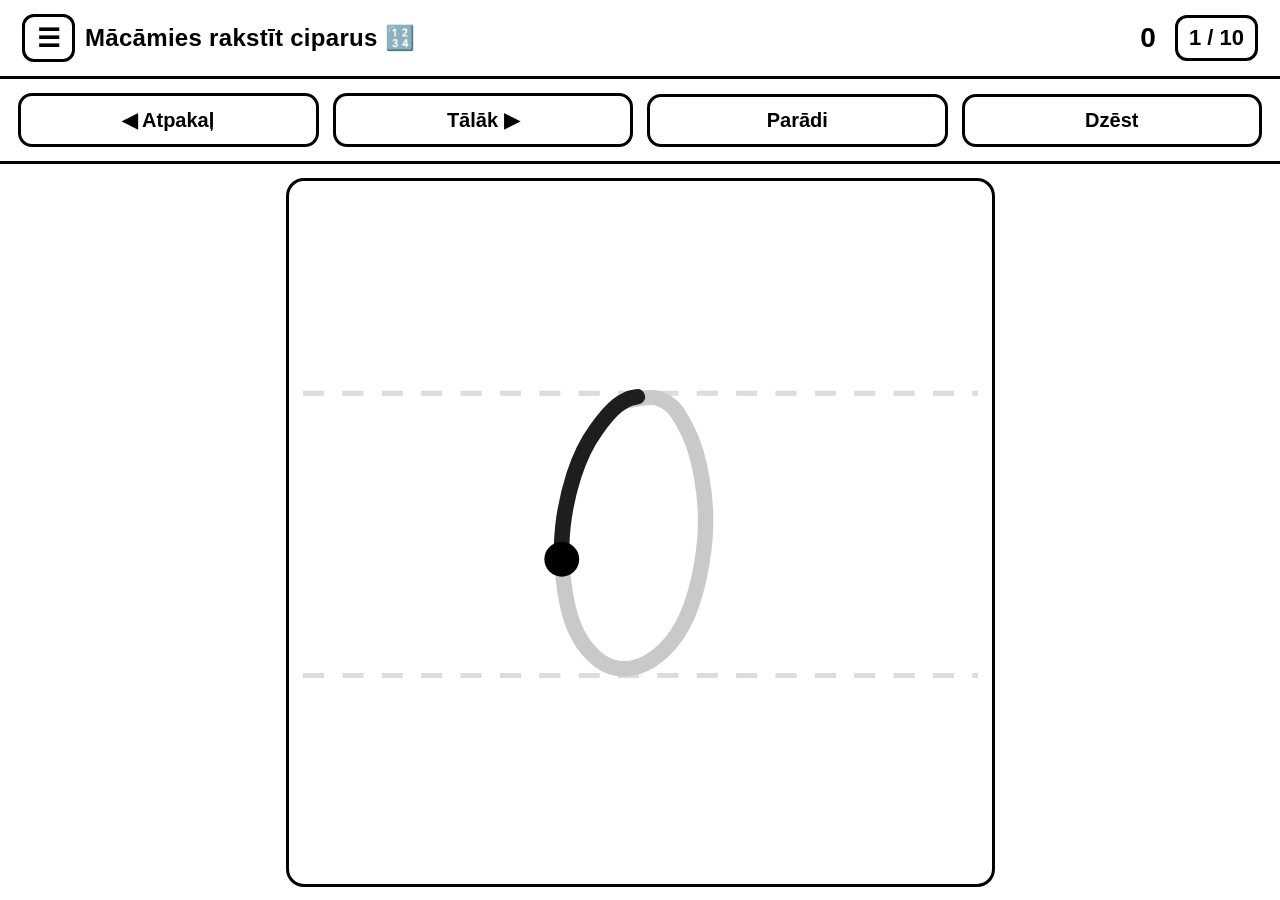
<file: cipari.html>
<!DOCTYPE html>
<html lang="lv">
<head>
<meta charset="utf-8">
<meta name="viewport" content="width=device-width, initial-scale=1, maximum-scale=1, user-scalable=no">
<title>Mācāmies rakstīt ciparus</title>
<style>
  :root{
    /* E-ink (default): high contrast, optimised for e-paper */
    --ink:#000; --paper:#fff; --faint:#c9c9c9; --guide:#9a9a9a;
    --ok:#0a7d24; --bad:#b00020;
    --rule:#dcdcdc; --scrim:rgba(255,255,255,.82);
    --bw:3px; /* border width */
  }
  *{box-sizing:border-box; -webkit-tap-highlight-color:transparent;}
  html,body{margin:0;background:var(--paper);color:var(--ink);
    font-family:"Segoe UI",Arial,Helvetica,sans-serif;overflow:hidden;
    touch-action:none;user-select:none;-webkit-user-select:none;
    -webkit-text-size-adjust:100%;}
  /* dynamic viewport height handles mobile browser chrome; vh is fallback */
  #app{display:flex;flex-direction:column;height:100vh;height:100dvh;
    padding:env(safe-area-inset-top) env(safe-area-inset-right)
            env(safe-area-inset-bottom) env(safe-area-inset-left);}

  header{display:flex;align-items:center;justify-content:space-between;gap:10px;
    padding:clamp(6px,1.6vmin,14px) clamp(10px,2.5vw,22px);
    border-bottom:var(--bw) solid var(--line);flex:0 0 auto;}
  /* min-width:0 lets the title ellipsize instead of shoving the star counter
     off-screen — flex items refuse to shrink below content width without it */
  header .title{font-size:clamp(15px,3.4vmin,24px);font-weight:700;
    letter-spacing:.3px;white-space:nowrap;overflow:hidden;text-overflow:ellipsis;
    flex:1 1 auto;min-width:0;}
  /* the progress readout is the picker trigger — a real button, so it needs the
     global button chrome stripped and a border to read as tappable */
  header .progress{display:flex;align-items:center;gap:clamp(6px,1.5vw,14px);
    font-size:clamp(14px,3vmin,22px);font-weight:700;white-space:nowrap;
    font-variant-numeric:tabular-nums;flex:0 0 auto;min-width:0;
    padding:clamp(3px,.8vmin,7px) clamp(6px,1.4vw,11px);
    border:var(--bw) solid var(--line);border-radius:clamp(8px,1.4vmin,12px);
    background:var(--paper);color:var(--ink);cursor:pointer;
    touch-action:manipulation;}

  /* min-height:0 lets the flex child shrink so the square frame always fits.
     container-type:size lets the frame size to the smaller stage dimension. */
  #stage{flex:1 1 auto;min-height:0;display:flex;align-items:center;
    justify-content:center;position:relative;padding:clamp(4px,1.5vmin,18px);
    container-type:size;}
  /* largest square that fits the stage in ANY aspect ratio (portrait too) */
  #frame{position:relative;aspect-ratio:1/1;
    width:min(100cqw,100cqh);height:auto;
    border:var(--bw) solid var(--line);border-radius:clamp(10px,2vmin,20px);
    background:var(--paper);}
  /* fallback for browsers without container query units */
  @supports not (width:1cqmin){
    #frame{width:min(100%,80vh);height:auto;}
  }
  svg,canvas{position:absolute;inset:0;width:100%;height:100%;
    border-radius:inherit;}
  canvas{touch-action:none;}

  /* guide letter (SVG is viewBox-based, so it scales with the frame) */
  .guide-stroke{fill:none;stroke:var(--faint);stroke-width:9;
    stroke-linecap:round;stroke-linejoin:round;}
  /* writing ruling: the child writes the letter body between these */
  .rule-line{stroke:var(--rule);stroke-width:.7;stroke-dasharray:3 2.6;}
  /* start dots + direction chevrons on the Viegli shadow */
  .startdot{fill:var(--guide);}
  .dirarrow{fill:none;stroke:var(--guide);stroke-width:1.6;
    stroke-linecap:round;stroke-linejoin:round;}

  /* success / retry overlays */
  #ok,#bad{position:absolute;inset:0;display:none;align-items:center;justify-content:center;
    background:var(--scrim);border-radius:inherit;z-index:5;}
  #ok.show,#bad.show{display:flex;}
  #ok svg,#bad svg{width:55%;height:55%;position:static;}
  .check{fill:none;stroke:var(--ok);stroke-width:10;stroke-linecap:round;stroke-linejoin:round;}
  .cross{fill:none;stroke:var(--bad);stroke-width:10;stroke-linecap:round;}

  /* action bar sits at the TOP: a wrist resting on the tablet's lower edge
     while writing was hitting the buttons. One row always: buttons share the
     width instead of forcing a min-width; nowrap so nothing ever wraps. */
  #actionbar{display:flex;flex-wrap:nowrap;gap:clamp(6px,1.2vw,14px);
    align-items:center;justify-content:center;
    padding:clamp(8px,1.6vmin,14px) clamp(6px,1.5vw,18px);
    border-bottom:var(--bw) solid var(--line);flex:0 0 auto;}
  #actionbar button{flex:1 1 0;min-width:0;white-space:nowrap;
    font-size:clamp(13px,2.4vmin,20px);
    padding:clamp(8px,1.4vmin,12px) clamp(4px,1vw,16px);}
  button{font-size:clamp(15px,2.6vmin,22px);font-weight:700;
    padding:clamp(8px,1.4vmin,12px) clamp(14px,3vw,26px);
    border:var(--bw) solid var(--line);background:var(--paper);color:var(--ink);
    border-radius:clamp(9px,1.6vmin,14px);cursor:pointer;
    min-width:clamp(84px,22vw,140px);touch-action:manipulation;}
  button:active{background:var(--sel);color:var(--onsel);}
  /* current-letter preview, lives in the header next to the counter */
  #letterName{font-size:clamp(20px,3.8vmin,28px);font-weight:800;
    text-align:center;min-width:1.2em;flex:0 0 auto;}

  /* hamburger / close icon buttons */
  .iconbtn{font-size:clamp(18px,3.4vmin,26px);line-height:1;font-weight:700;
    padding:clamp(4px,1vmin,8px) clamp(8px,1.6vw,12px);
    border:var(--bw) solid var(--line);background:var(--paper);color:var(--ink);
    border-radius:clamp(8px,1.4vmin,12px);cursor:pointer;
    min-width:0;flex:0 0 auto;touch-action:manipulation;}
  .iconbtn:active,.iconbtn.active{background:var(--sel);color:var(--onsel);}

  /* settings drawer — holds every option, so the frame keeps the screen */
  #backdrop{position:fixed;inset:0;background:rgba(0,0,0,.35);z-index:15;
    opacity:0;pointer-events:none;transition:opacity .22s ease;}
  #backdrop.open{opacity:1;pointer-events:auto;}
  /* opens from the left, under the ☰ it belongs to */
  #menu{position:fixed;top:0;left:0;bottom:0;z-index:20;
    width:min(88vw,340px);background:var(--paper);
    border-right:var(--bw) solid var(--line);
    display:flex;flex-direction:column;
    transform:translateX(-100%);visibility:hidden;
    transition:transform .22s ease, visibility 0s linear .22s;}
  /* visibility flips instantly on open, and only after the slide-out on close,
     so the drawer's buttons are never tabbable while it is shut */
  #menu.open{transform:translateX(0);visibility:visible;
    transition:transform .22s ease, visibility 0s;}
  @media (prefers-reduced-motion:reduce){
    #menu,#backdrop{transition:none;}
  }
  /* ✕ sits first so it lands where ☰ was — the drawer covers the header, so
     the same spot toggles open/closed */
  .menu-head{display:flex;align-items:center;gap:clamp(8px,2vw,14px);
    flex:0 0 auto;padding:clamp(8px,1.8vmin,14px) clamp(10px,2.5vw,18px);
    padding-top:calc(clamp(8px,1.8vmin,14px) + env(safe-area-inset-top));
    border-bottom:var(--bw) solid var(--line);}
  .menu-head .t{font-size:clamp(15px,3vmin,22px);font-weight:800;
    flex:1 1 auto;min-width:0;white-space:nowrap;overflow:hidden;
    text-overflow:ellipsis;}
  /* scrollable so the options still reach on a short landscape phone;
     pan-y overrides the body's touch-action:none */
  .menu-body{flex:1 1 auto;min-height:0;overflow-y:auto;touch-action:pan-y;
    padding:clamp(10px,2.4vmin,18px);
    padding-bottom:calc(clamp(10px,2.4vmin,18px) + env(safe-area-inset-bottom));
    display:flex;flex-direction:column;gap:clamp(14px,3vmin,22px);}
  #menu .grp{display:flex;flex-direction:column;align-items:stretch;
    gap:clamp(6px,1.4vmin,10px);}
  #menu .row{display:flex;flex-wrap:wrap;gap:clamp(6px,1.4vw,10px);
    align-items:center;}
  /* min-width:0 drops the global button min-width, which would otherwise force
     3x140px into a ~300px drawer and wrap every row */
  #menu .row .cbtn{flex:1 1 auto;min-width:0;}
  /* back to the activity menu */
  #menu .homebtn{display:block;text-align:center;text-decoration:none;
    font-size:clamp(14px,2.4vmin,19px);padding:clamp(8px,1.6vmin,12px);}
  #menu #sizeRange,#menu #inkRange{width:100%;}
  #menu .lbl{font-size:clamp(12px,2vmin,16px);font-weight:700;color:var(--guide);
    text-transform:uppercase;letter-spacing:.5px;}
  /* ⓘ — setting explanation trigger */
  .infobtn{width:clamp(18px,3vmin,24px);height:clamp(18px,3vmin,24px);
    min-width:0;padding:0;flex:0 0 auto;border-radius:50%;
    border:2px solid var(--guide);background:var(--paper);color:var(--guide);
    font:italic 700 clamp(11px,1.9vmin,14px)/1 Georgia,serif;
    display:inline-flex;align-items:center;justify-content:center;
    cursor:pointer;touch-action:manipulation;}
  .infobtn:active{background:var(--guide);color:var(--paper);}
  /* explanation popup */
  #infoPop{position:fixed;inset:0;z-index:40;background:rgba(0,0,0,.45);
    display:none;align-items:center;justify-content:center;
    padding:clamp(10px,4vmin,30px);}
  #infoPop.show{display:flex;}
  .info-card{background:var(--paper);border:var(--bw) solid var(--line);
    border-radius:clamp(10px,2vmin,18px);max-width:min(90vw,430px);
    max-height:80vh;overflow-y:auto;touch-action:pan-y;
    padding:clamp(12px,3vmin,22px);}
  .info-card .ih{display:flex;align-items:center;gap:10px;
    border-bottom:var(--bw) solid var(--line);
    padding-bottom:clamp(6px,1.5vmin,10px);margin-bottom:clamp(8px,2vmin,12px);}
  .info-card .ih .t{font-size:clamp(16px,3.2vmin,22px);font-weight:800;
    flex:1 1 auto;min-width:0;}
  .info-card p{margin:0 0 clamp(8px,2vmin,12px);
    font-size:clamp(14px,2.6vmin,18px);line-height:1.45;}
  .info-card p:last-child{margin-bottom:0;}
  /* build version, pinned to the drawer's bottom; deploy.sh stamps APPV so
     this always shows which build is actually loaded (no ?debug needed) */
  #menu .ver{margin-top:auto;text-align:center;color:var(--guide);
    font-size:clamp(11px,1.8vmin,14px);padding-top:clamp(8px,2vmin,14px);
    font-variant-numeric:tabular-nums;}
  .cbtn{font-size:clamp(13px,2.2vmin,18px);font-weight:700;
    padding:clamp(5px,1vmin,9px) clamp(10px,2vw,18px);
    border:var(--bw) solid var(--line);background:var(--paper);color:var(--ink);
    border-radius:clamp(8px,1.4vmin,12px);cursor:pointer;touch-action:manipulation;}
  .cbtn:active{background:var(--sel);color:var(--onsel);}
  .cbtn.active{background:var(--sel);color:var(--onsel);}

  /* letter-size slider. touch-action must be re-enabled: body sets
     touch-action:none for the drawing canvas, which otherwise eats the drag. */
  #sizeRange,#inkRange{-webkit-appearance:none;appearance:none;background:transparent;
    touch-action:auto;cursor:pointer;width:clamp(84px,16vw,150px);
    height:clamp(20px,3.4vmin,28px);margin:0;}
  #sizeRange::-webkit-slider-runnable-track,#inkRange::-webkit-slider-runnable-track{height:var(--bw);
    background:var(--ink);border-radius:2px;}
  #sizeRange::-moz-range-track,#inkRange::-moz-range-track{height:var(--bw);background:var(--ink);
    border-radius:2px;}
  #sizeRange::-webkit-slider-thumb,#inkRange::-webkit-slider-thumb{-webkit-appearance:none;appearance:none;
    width:clamp(18px,3.2vmin,26px);height:clamp(18px,3.2vmin,26px);
    border-radius:50%;background:var(--paper);border:var(--bw) solid var(--line);
    margin-top:calc(var(--bw) / 2 - clamp(18px,3.2vmin,26px) / 2);}
  #sizeRange::-moz-range-thumb,#inkRange::-moz-range-thumb{width:clamp(18px,3.2vmin,26px);
    height:clamp(18px,3.2vmin,26px);border-radius:50%;background:var(--paper);
    border:var(--bw) solid var(--line);box-sizing:border-box;}

  /* letter picker — full-screen grid of every letter, slides down from the top */
  #picker{position:fixed;inset:0;z-index:25;background:var(--paper);
    display:flex;flex-direction:column;
    transform:translateY(-100%);visibility:hidden;
    transition:transform .22s ease, visibility 0s linear .22s;}
  #picker.open{transform:translateY(0);visibility:visible;
    transition:transform .22s ease, visibility 0s;}
  @media (prefers-reduced-motion:reduce){ #picker{transition:none;} }
  .picker-head{display:flex;align-items:center;gap:clamp(8px,2vw,14px);
    flex:0 0 auto;padding:clamp(8px,1.8vmin,14px) clamp(10px,2.5vw,18px);
    padding-top:calc(clamp(8px,1.8vmin,14px) + env(safe-area-inset-top));
    border-bottom:var(--bw) solid var(--line);}
  .picker-head .t{font-size:clamp(15px,3vmin,22px);font-weight:800;
    flex:1 1 auto;min-width:0;white-space:nowrap;overflow:hidden;
    text-overflow:ellipsis;}
  .picker-grid{flex:1 1 auto;min-height:0;overflow-y:auto;touch-action:pan-y;
    padding:clamp(10px,2.4vmin,18px);
    padding-bottom:calc(clamp(10px,2.4vmin,18px) + env(safe-area-inset-bottom));
    display:grid;align-content:start;gap:clamp(7px,1.6vmin,12px);
    grid-template-columns:repeat(auto-fill,minmax(clamp(54px,13vw,80px),1fr));}
  /* min-width:0 drops the global button min-width, which would blow the grid up */
  .pcell{position:relative;aspect-ratio:1/1;min-width:0;padding:0;
    display:flex;align-items:center;justify-content:center;
    border:var(--bw) solid var(--line);border-radius:clamp(8px,1.6vmin,14px);
    background:var(--paper);color:var(--ink);cursor:pointer;
    touch-action:manipulation;}
  .pcell .pch{font-size:clamp(19px,4.4vmin,32px);font-weight:800;line-height:1;}
  .pcell.cur,.pcell:active{background:var(--sel);color:var(--onsel);}

  /* animation demo stroke overlay */
  .demo-stroke{fill:none;stroke:var(--ink);stroke-width:9;
    stroke-linecap:round;stroke-linejoin:round;opacity:.85;}
  .demo-pen{fill:var(--ink);}

  /* Narrow phones (portrait) */
  @media (max-width:520px){
    header .title{font-size:clamp(13px,4.4vw,18px);}
  }
  /* Short landscape (e.g. phone on its side): trim vertical padding */
  @media (max-height:430px){
    header,#actionbar{padding-top:4px;padding-bottom:4px;}
    #actionbar{gap:8px;}
  }
</style>
<link rel="stylesheet" href="theme.css?v=683169c">
<script src="theme.js?v=683169c"></script>
</head>
<body>
<div id="app">
  <header>
    <button class="iconbtn" id="menuBtn" aria-label="Iestatījumi"
            aria-controls="menu" aria-expanded="false">☰</button>
    <div class="title">Mācāmies rakstīt ciparus 🔢</div>
    <div id="letterName"><span id="letterChar">0</span></div>
    <button class="progress" id="gridBtn" aria-label="Visi cipari"
            aria-controls="picker" aria-expanded="false">
      <span id="prog">1 / 10</span>
    </button>
  </header>

  <nav id="actionbar">
    <button id="prev">◀ Atpakaļ</button>
    <button id="next">Tālāk ▶</button>
    <button id="showDemo">Parādi</button>
    <button id="clear">Dzēst</button>
  </nav>


  <div id="stage">
    <div id="frame">
      <svg id="guide" viewBox="0 0 100 100" preserveAspectRatio="xMidYMid meet"></svg>
      <canvas id="pad"></canvas>
      <div id="ok">
        <svg viewBox="0 0 100 100"><path class="check" d="M20,54 L44,76 L82,28"/></svg>
      </div>
      <div id="bad">
        <svg viewBox="0 0 100 100"><path class="cross" d="M28,28 L72,72 M72,28 L28,72"/></svg>
      </div>
    </div>
  </div>

</div>

<div id="infoPop">
  <div class="info-card">
    <div class="ih">
      <span class="t" id="infoTitle"></span>
      <button class="iconbtn" id="infoClose" aria-label="Aizvērt">✕</button>
    </div>
    <div id="infoBody"></div>
  </div>
</div>

<div id="picker" aria-labelledby="pickerTitle">
  <div class="picker-head">
    <button class="iconbtn" id="pickerClose" aria-label="Aizvērt">✕</button>
    <span class="t" id="pickerTitle">Visi cipari</span>
  </div>
  <div class="picker-grid" id="pickerGrid"></div>
</div>

<div id="backdrop"></div>
<aside id="menu" aria-labelledby="menuTitle">
  <div class="menu-head">
    <button class="iconbtn" id="menuClose" aria-label="Aizvērt">✕</button>
    <span class="t" id="menuTitle">Iestatījumi</span>
  </div>
  <div class="menu-body">
    <a class="cbtn homebtn" href="index.html">🏠 Sākums</a>
    <div class="grp">
      <div class="row"><span class="lbl">Grūtība</span><button class="infobtn" data-info="grutiba" aria-label="Skaidrojums">i</button></div>
      <div class="row">
        <button class="cbtn" data-level="1" id="lvl1">Viegli</button>
        <button class="cbtn" data-level="2" id="lvl2">Vidēji</button>
        <button class="cbtn" data-level="3" id="lvl3">Grūti</button>
      </div>
    </div>
    <div class="grp">
      <div class="row"><span class="lbl">Cipari</span><button class="infobtn" data-info="cipari" aria-label="Skaidrojums">i</button></div>
      <div class="row">
        <button class="cbtn" id="animToggle">Animācija: IESL.</button>
      </div>
    </div>
    <div class="grp">
      <div class="row"><span class="lbl">Burtu izmērs</span><button class="infobtn" data-info="izmers" aria-label="Skaidrojums">i</button></div>
      <div class="row">
        <!-- 100% = as large as the frame allows: descenders (Ģ, p, g, j) already
             reach y=99 of the 0..100 viewBox, so anything above ~102 clips. -->
        <input type="range" id="sizeRange" min="55" max="100" step="5" value="100"
               aria-label="Burta izmērs">
      </div>
    </div>
    <div class="grp">
      <div class="row">
        <span class="lbl">Zīmulis</span><button class="infobtn" data-info="zimulis" aria-label="Skaidrojums">i</button>
        <button class="cbtn" id="inkAuto">↺ Auto</button>
      </div>
      <div class="row">
        <input type="range" id="inkRange" min="6" max="37" step="1" value="12"
               aria-label="Zīmuļa resnums">
      </div>
    </div>
    <div class="grp">
      <div class="row">
        <span class="lbl">Ekrāns</span><button class="infobtn" data-info="ekrans" aria-label="Skaidrojums">i</button>
      </div>
      <div class="row">
        <button class="cbtn" data-theme-btn="eink">E-tinte</button>
        <button class="cbtn" data-theme-btn="color">Krāsains</button>
        <button class="cbtn" data-theme-btn="dark">Tumšs</button>
      </div>
    </div>
    <div class="ver" id="appVer"></div>
  </div>
</aside>

<!-- ?v= busts stale caches on tablets; bump it when either file changes -->
<script>window.LV_MODE = "digits";</script>
<script src="letters.js?v=683169c"></script>
<script src="app.js?v=683169c"></script>
</body>
</html>
</file>
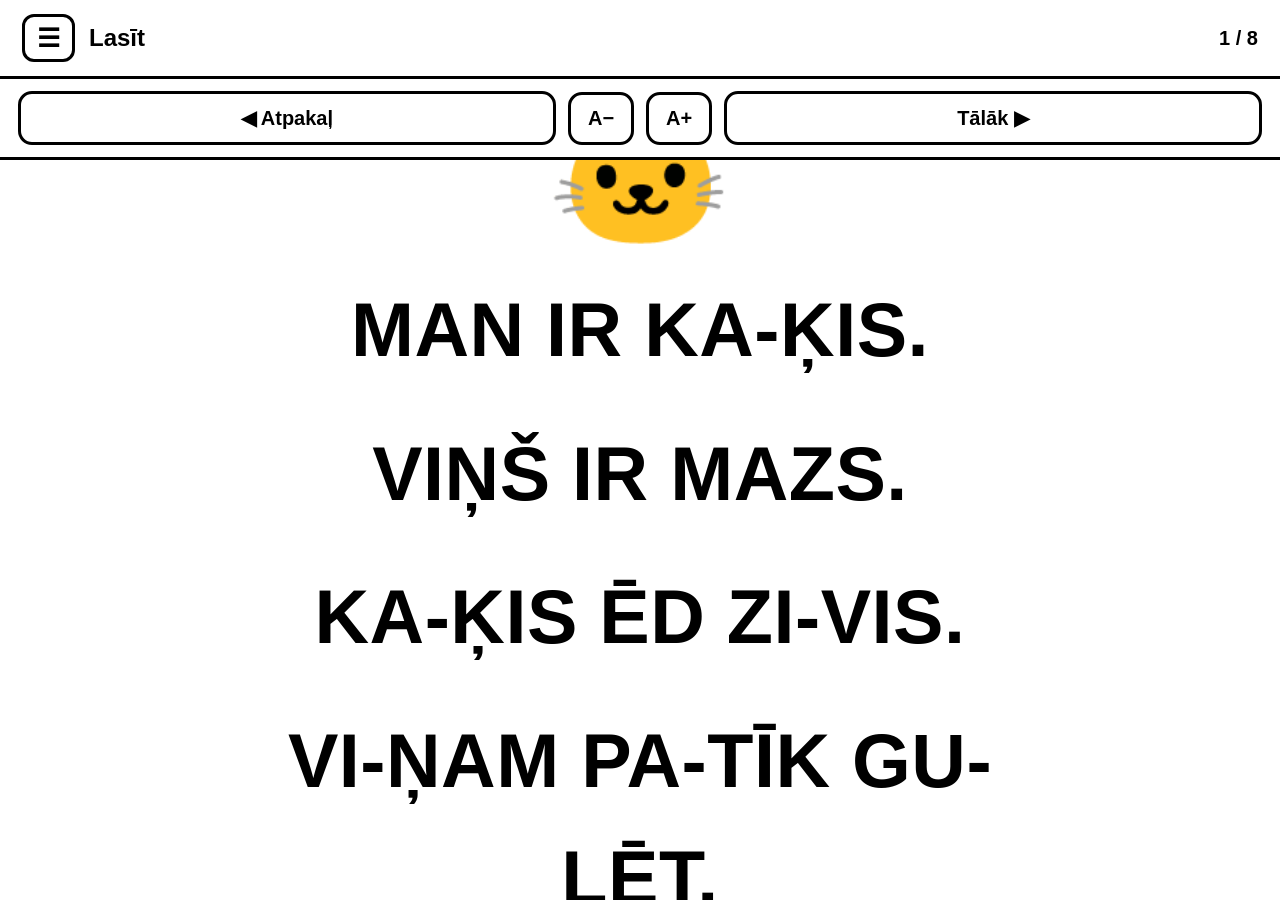
<file: lasit.html>
<!DOCTYPE html>
<html lang="lv">
<head>
<meta charset="utf-8">
<meta name="viewport" content="width=device-width, initial-scale=1, maximum-scale=1, user-scalable=no">
<title>Lasīt</title>
<script src="theme.js?v=683169c"></script>
<style>
  /* reading is black on white — no colour theme here; only Tumšs (dark)
     flips it, so a dark-mode reader isn't hit by a white page */
  :root{ --ink:#000; --paper:#fff; --guide:#9a9a9a; --bw:3px; }
  :root[data-theme="dark"]{ --ink:#e9e7e2; --paper:#1c1e22; --guide:#8b9097; color-scheme:dark; }
  *{box-sizing:border-box; -webkit-tap-highlight-color:transparent;}
  html,body{margin:0;background:var(--paper);color:var(--ink);
    font-family:"Segoe UI",Arial,Helvetica,sans-serif;overflow:hidden;
    touch-action:none;user-select:none;-webkit-user-select:none;-webkit-text-size-adjust:100%;}
  #app{display:flex;flex-direction:column;height:100vh;height:100dvh;
    padding:env(safe-area-inset-top) env(safe-area-inset-right)
            env(safe-area-inset-bottom) env(safe-area-inset-left);}

  header{display:flex;align-items:center;gap:clamp(8px,2vw,14px);
    padding:clamp(6px,1.6vmin,14px) clamp(10px,2.5vw,22px);
    border-bottom:var(--bw) solid var(--ink);flex:0 0 auto;}
  header .title{font-size:clamp(16px,3.4vmin,24px);font-weight:800;
    flex:1 1 auto;min-width:0;white-space:nowrap;overflow:hidden;text-overflow:ellipsis;}
  header .count{font-size:clamp(14px,2.8vmin,20px);font-weight:700;white-space:nowrap;
    font-variant-numeric:tabular-nums;}
  .iconbtn{font-size:clamp(18px,3.4vmin,26px);line-height:1;font-weight:700;
    padding:clamp(4px,1vmin,8px) clamp(8px,1.6vw,12px);
    border:var(--bw) solid var(--ink);background:var(--paper);color:var(--ink);
    border-radius:clamp(8px,1.4vmin,12px);cursor:pointer;flex:0 0 auto;touch-action:manipulation;}
  .iconbtn:active,.iconbtn.active{background:var(--ink);color:var(--paper);}

  nav#bar{display:flex;flex-wrap:nowrap;gap:clamp(6px,1.4vw,12px);align-items:center;
    justify-content:center;padding:clamp(6px,1.4vmin,12px) clamp(6px,1.5vw,18px);
    border-bottom:var(--bw) solid var(--ink);flex:0 0 auto;}
  nav#bar button{flex:1 1 0;min-width:0;white-space:nowrap;font-size:clamp(13px,2.4vmin,20px);
    font-weight:700;padding:clamp(8px,1.4vmin,12px) clamp(4px,1vw,16px);
    border:var(--bw) solid var(--ink);background:var(--paper);color:var(--ink);
    border-radius:clamp(9px,1.6vmin,14px);cursor:pointer;touch-action:manipulation;}
  nav#bar button:active{background:var(--ink);color:var(--paper);}
  nav#bar .az{flex:0 0 auto;min-width:clamp(44px,10vw,66px);}

  #stage{flex:1 1 auto;min-height:0;overflow-y:auto;touch-action:pan-y;
    display:flex;flex-direction:column;align-items:center;justify-content:center;
    padding:clamp(14px,4vmin,40px);}
  #card{width:100%;max-width:760px;display:flex;flex-direction:column;
    align-items:center;gap:clamp(10px,3vmin,26px);}
  #pic{font-size:clamp(64px,18vmin,150px);line-height:1;}
  #lines{align-self:stretch;text-align:center;font-weight:800;letter-spacing:.5px;
    line-height:1.55;font-size:calc(clamp(20px,5.4vmin,42px) * var(--scale,1));}
  #lines div{margin:0 0 .35em;}

  #backdrop{position:fixed;inset:0;background:rgba(0,0,0,.35);z-index:15;
    opacity:0;pointer-events:none;transition:opacity .22s ease;}
  #backdrop.open{opacity:1;pointer-events:auto;}
  #menu{position:fixed;top:0;left:0;bottom:0;z-index:20;width:min(88vw,340px);
    background:var(--paper);border-right:var(--bw) solid var(--ink);
    display:flex;flex-direction:column;transform:translateX(-100%);visibility:hidden;
    transition:transform .22s ease, visibility 0s linear .22s;}
  #menu.open{transform:translateX(0);visibility:visible;transition:transform .22s ease, visibility 0s;}
  @media (prefers-reduced-motion:reduce){ #menu,#backdrop{transition:none;} }
  .menu-head{display:flex;align-items:center;gap:clamp(8px,2vw,14px);flex:0 0 auto;
    padding:clamp(8px,1.8vmin,14px) clamp(10px,2.5vw,18px);
    padding-top:calc(clamp(8px,1.8vmin,14px) + env(safe-area-inset-top));
    border-bottom:var(--bw) solid var(--ink);}
  .menu-head .t{font-size:clamp(15px,3vmin,22px);font-weight:800;flex:1 1 auto;min-width:0;}
  .menu-body{flex:1 1 auto;min-height:0;overflow-y:auto;touch-action:pan-y;
    padding:clamp(10px,2.4vmin,18px);
    padding-bottom:calc(clamp(10px,2.4vmin,18px) + env(safe-area-inset-bottom));
    display:flex;flex-direction:column;gap:clamp(12px,2.6vmin,18px);}
  .cbtn{font-size:clamp(14px,2.4vmin,19px);font-weight:700;text-align:center;text-decoration:none;
    padding:clamp(9px,1.8vmin,13px) clamp(10px,2vw,16px);border:var(--bw) solid var(--ink);
    background:var(--paper);color:var(--ink);border-radius:clamp(9px,1.6vmin,13px);
    cursor:pointer;touch-action:manipulation;display:block;}
  .cbtn:active,.cbtn.active{background:var(--ink);color:var(--paper);}
  .lbl{font-size:clamp(12px,2vmin,16px);font-weight:700;color:var(--guide);
    text-transform:uppercase;letter-spacing:.5px;}
  .row{display:flex;gap:clamp(6px,1.4vw,10px);}
  .row .cbtn{flex:1 1 0;min-width:0;}
  .ver{margin-top:auto;text-align:center;color:var(--guide);font-size:clamp(11px,1.8vmin,14px);
    padding-top:clamp(8px,2vmin,14px);font-variant-numeric:tabular-nums;}
</style>
</head>
<body>
<div id="app">
  <header>
    <button class="iconbtn" id="menuBtn" aria-label="Izvēlne" aria-controls="menu" aria-expanded="false">☰</button>
    <div class="title">Lasīt</div>
    <div class="count" id="count">1 / 8</div>
  </header>
  <nav id="bar">
    <button id="prev">◀ Atpakaļ</button>
    <button class="az" id="smaller" aria-label="Mazāki burti">A−</button>
    <button class="az" id="bigger" aria-label="Lielāki burti">A+</button>
    <button id="next">Tālāk ▶</button>
  </nav>
  <div id="stage">
    <div id="card">
      <div id="pic">🐱</div>
      <div id="lines"></div>
    </div>
  </div>
</div>

<div id="backdrop"></div>
<aside id="menu" aria-labelledby="menuTitle">
  <div class="menu-head">
    <button class="iconbtn" id="menuClose" aria-label="Aizvērt">✕</button>
    <span class="t" id="menuTitle">Izvēlne</span>
  </div>
  <div class="menu-body">
    <a class="cbtn" href="index.html">🏠 Sākums</a>
    <div class="ver" id="appVer"></div>
  </div>
</aside>

<script>
"use strict";
(function () {
  var APPV = "683169c";

  // Short easy-Latvian stories; words split into syllables with "-" for early
  // readers (same style as the reference readers, original texts).
  // Splitting: one consonant between vowels starts the next syllable (MĀ-JA),
  // two are split between them (SIL-TI, PUT-NI); divskaņi ai/au/ei/ie/ui stay
  // whole (MAI-ZI, CIE-MOS, STRAU-TĀ); one-syllable words get no dash.
  // Stories 6–8 follow the Zilbes levels: 6 mostly open syllables, 7 brings
  // divskaņi (ie, ei), 8 consonant clusters (str, dz, sk, sp).
  var STORIES = [
    { pic: "🐱", lines: ["MAN IR KA-ĶIS.", "VIŅŠ IR MAZS.", "KA-ĶIS ĒD ZI-VIS.", "VI-ŅAM PA-TĪK GU-LĒT."] },
    { pic: "🍂", lines: ["Ā-RĀ IR RU-DENS.", "KO-KI IR DZEL-TE-NI.", "LĪST LIE-TUS.", "ES SKRIE-NU MĀ-JĀS."] },
    { pic: "🐶", lines: ["TE IR SUNS.", "VIŅŠ SPĒ-LĒ-JAS AR BUM-BU.", "SUNS SKRIEN ĀT-RI.", "LABS SUNS!"] },
    { pic: "⛄", lines: ["Ā-RĀ SNIEG.", "VISS IR BALTS.", "MĒS SLI-DI-NĀ-MIES.", "IR JAU-KI ZIE-MĀ!"] },
    { pic: "☀️", lines: ["IR RĪTS.", "ES Ē-DU MAI-ZI.", "MAM-MA DZER TĒ-JU.", "LA-BU A-PE-TĪ-TI!"] },
    { pic: "🦆", lines: ["TE IR PĪ-LE.", "TAI IR TRĪS PĪ-LĒ-NI.", "VI-ŅI PELD U-PĒ.", "MĒS DO-DAM VI-ŅIEM SĒK-LAS.", "PĪ-LE SA-KA: PĒK, PĒK!"] },
    { pic: "👵", lines: ["ES E-JU CIE-MOS PIE O-MES.", "O-ME CEP PĪ-RĀ-GUS.", "PĪ-RĀ-GI IR SIL-TI UN GAR-ŠĪ-GI.", "PAL-DIES, O-MĪT!"] },
    { pic: "🌷", lines: ["IR PA-VA-SA-RIS.", "PUT-NI DZIED KO-KOS.", "STRAU-TĀ TEK Ū-DENS.", "BĒR-NI SPĒ-LĒ-JAS PA-GAL-MĀ.", "VISS IR ZAĻŠ UN SKAISTS!"] },
  ];

  var idx = 0;
  var scale = parseFloat(localStorage.getItem("lv_read_scale") || "1.8");  // default: MAX
  if (!(scale >= 0.6 && scale <= 1.8)) scale = 1.8;

  var picEl = document.getElementById("pic");
  var linesEl = document.getElementById("lines");
  var countEl = document.getElementById("count");
  var card = document.getElementById("card");

  function render() {
    var s = STORIES[idx];
    picEl.textContent = s.pic;
    linesEl.innerHTML = "";
    s.lines.forEach(function (ln) {
      var d = document.createElement("div");
      d.textContent = ln;
      linesEl.appendChild(d);
    });
    countEl.textContent = (idx + 1) + " / " + STORIES.length;
    card.style.setProperty("--scale", scale);
  }
  function go(dir) { idx = (idx + dir + STORIES.length) % STORIES.length; render(); }
  function setScale(v) {
    scale = Math.max(0.6, Math.min(1.8, Math.round(v * 10) / 10));
    localStorage.setItem("lv_read_scale", String(scale));
    card.style.setProperty("--scale", scale);
  }

  document.getElementById("prev").addEventListener("click", function () { go(-1); });
  document.getElementById("next").addEventListener("click", function () { go(1); });
  document.getElementById("smaller").addEventListener("click", function () { setScale(scale - 0.1); });
  document.getElementById("bigger").addEventListener("click", function () { setScale(scale + 0.1); });

  // drawer
  var menu = document.getElementById("menu"), backdrop = document.getElementById("backdrop");
  var menuBtn = document.getElementById("menuBtn"), menuOpen = false;
  function setMenu(open) {
    menuOpen = open;
    menu.classList.toggle("open", open); backdrop.classList.toggle("open", open);
    menuBtn.setAttribute("aria-expanded", open ? "true" : "false");
    menuBtn.classList.toggle("active", open);
  }
  menuBtn.addEventListener("click", function () { setMenu(!menuOpen); });
  document.getElementById("menuClose").addEventListener("click", function () { setMenu(false); });
  backdrop.addEventListener("click", function () { setMenu(false); });
  document.addEventListener("keydown", function (e) {
    if (e.key === "Escape" && menuOpen) { setMenu(false); return; }
    if (menuOpen) return;
    if (e.key === "ArrowRight") go(1);
    else if (e.key === "ArrowLeft") go(-1);
    else if (e.key === "+" || e.key === "=") setScale(scale + 0.1);
    else if (e.key === "-") setScale(scale - 0.1);
  });

  document.getElementById("appVer").textContent = "Versija: " + APPV;
  render();
})();
</script>
</body>
</html>
</file>
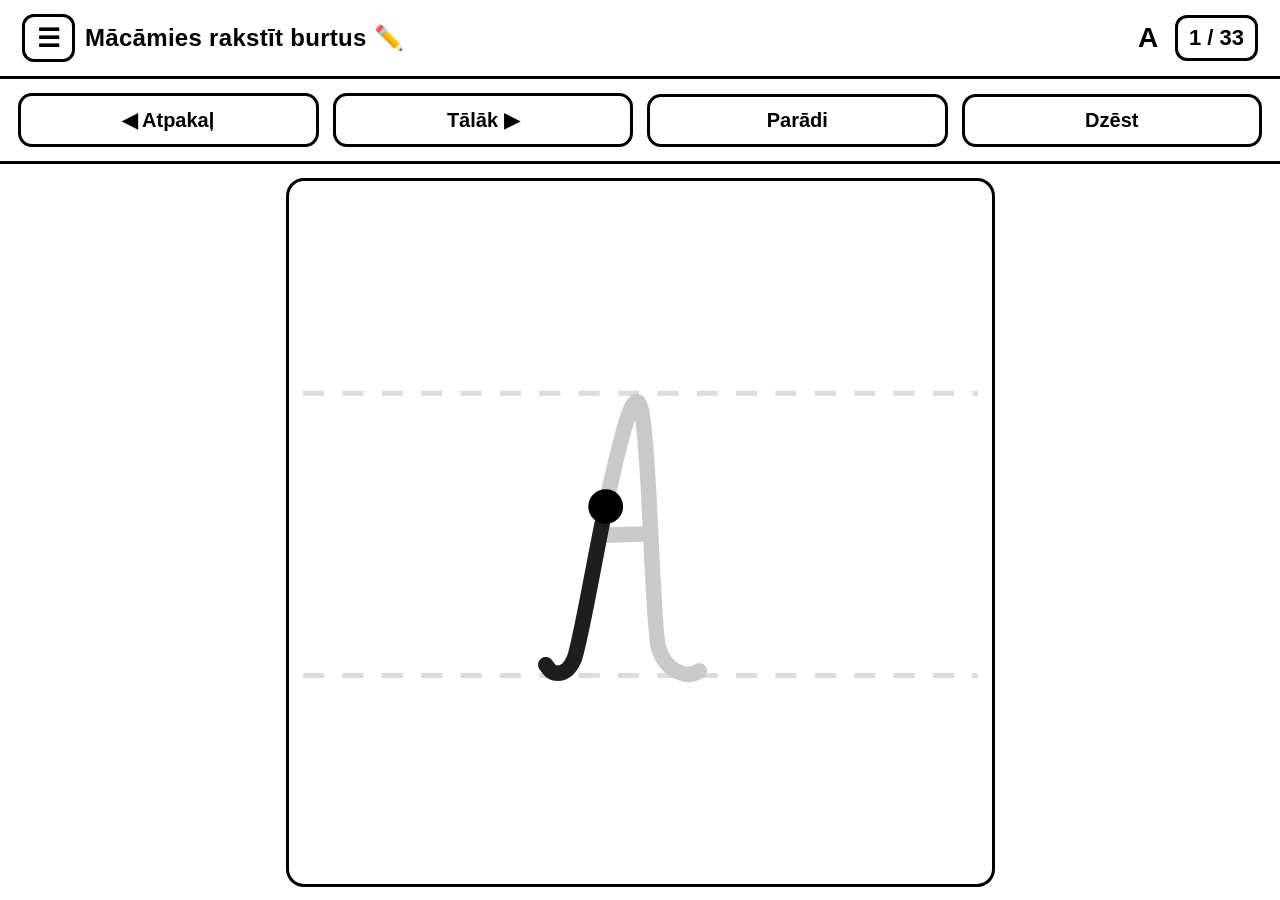
<file: raksti.html>
<!DOCTYPE html>
<html lang="lv">
<head>
<meta charset="utf-8">
<meta name="viewport" content="width=device-width, initial-scale=1, maximum-scale=1, user-scalable=no">
<title>Mācāmies rakstīt burtus</title>
<style>
  :root{
    /* E-ink (default): high contrast, optimised for e-paper */
    --ink:#000; --paper:#fff; --faint:#c9c9c9; --guide:#9a9a9a;
    --ok:#0a7d24; --bad:#b00020;
    --rule:#dcdcdc; --scrim:rgba(255,255,255,.82);
    --bw:3px; /* border width */
  }
  *{box-sizing:border-box; -webkit-tap-highlight-color:transparent;}
  html,body{margin:0;background:var(--paper);color:var(--ink);
    font-family:"Segoe UI",Arial,Helvetica,sans-serif;overflow:hidden;
    touch-action:none;user-select:none;-webkit-user-select:none;
    -webkit-text-size-adjust:100%;}
  /* dynamic viewport height handles mobile browser chrome; vh is fallback */
  #app{display:flex;flex-direction:column;height:100vh;height:100dvh;
    padding:env(safe-area-inset-top) env(safe-area-inset-right)
            env(safe-area-inset-bottom) env(safe-area-inset-left);}

  header{display:flex;align-items:center;justify-content:space-between;gap:10px;
    padding:clamp(6px,1.6vmin,14px) clamp(10px,2.5vw,22px);
    border-bottom:var(--bw) solid var(--line);flex:0 0 auto;}
  /* min-width:0 lets the title ellipsize instead of shoving the star counter
     off-screen — flex items refuse to shrink below content width without it */
  header .title{font-size:clamp(15px,3.4vmin,24px);font-weight:700;
    letter-spacing:.3px;white-space:nowrap;overflow:hidden;text-overflow:ellipsis;
    flex:1 1 auto;min-width:0;}
  /* the progress readout is the picker trigger — a real button, so it needs the
     global button chrome stripped and a border to read as tappable */
  header .progress{display:flex;align-items:center;gap:clamp(6px,1.5vw,14px);
    font-size:clamp(14px,3vmin,22px);font-weight:700;white-space:nowrap;
    font-variant-numeric:tabular-nums;flex:0 0 auto;min-width:0;
    padding:clamp(3px,.8vmin,7px) clamp(6px,1.4vw,11px);
    border:var(--bw) solid var(--line);border-radius:clamp(8px,1.4vmin,12px);
    background:var(--paper);color:var(--ink);cursor:pointer;
    touch-action:manipulation;}

  /* min-height:0 lets the flex child shrink so the square frame always fits.
     container-type:size lets the frame size to the smaller stage dimension. */
  #stage{flex:1 1 auto;min-height:0;display:flex;align-items:center;
    justify-content:center;position:relative;padding:clamp(4px,1.5vmin,18px);
    container-type:size;}
  /* largest square that fits the stage in ANY aspect ratio (portrait too) */
  #frame{position:relative;aspect-ratio:1/1;
    width:min(100cqw,100cqh);height:auto;
    border:var(--bw) solid var(--line);border-radius:clamp(10px,2vmin,20px);
    background:var(--paper);}
  /* fallback for browsers without container query units */
  @supports not (width:1cqmin){
    #frame{width:min(100%,80vh);height:auto;}
  }
  svg,canvas{position:absolute;inset:0;width:100%;height:100%;
    border-radius:inherit;}
  canvas{touch-action:none;}

  /* guide letter (SVG is viewBox-based, so it scales with the frame) */
  .guide-stroke{fill:none;stroke:var(--faint);stroke-width:9;
    stroke-linecap:round;stroke-linejoin:round;}
  /* writing ruling: the child writes the letter body between these */
  .rule-line{stroke:var(--rule);stroke-width:.7;stroke-dasharray:3 2.6;}
  /* start dots + direction chevrons on the Viegli shadow */
  .startdot{fill:var(--guide);}
  .dirarrow{fill:none;stroke:var(--guide);stroke-width:1.6;
    stroke-linecap:round;stroke-linejoin:round;}

  /* success / retry overlays */
  #ok,#bad{position:absolute;inset:0;display:none;align-items:center;justify-content:center;
    background:var(--scrim);border-radius:inherit;z-index:5;}
  #ok.show,#bad.show{display:flex;}
  #ok svg,#bad svg{width:55%;height:55%;position:static;}
  .check{fill:none;stroke:var(--ok);stroke-width:10;stroke-linecap:round;stroke-linejoin:round;}
  .cross{fill:none;stroke:var(--bad);stroke-width:10;stroke-linecap:round;}

  /* action bar sits at the TOP: a wrist resting on the tablet's lower edge
     while writing was hitting the buttons. One row always: buttons share the
     width instead of forcing a min-width; nowrap so nothing ever wraps. */
  #actionbar{display:flex;flex-wrap:nowrap;gap:clamp(6px,1.2vw,14px);
    align-items:center;justify-content:center;
    padding:clamp(8px,1.6vmin,14px) clamp(6px,1.5vw,18px);
    border-bottom:var(--bw) solid var(--line);flex:0 0 auto;}
  #actionbar button{flex:1 1 0;min-width:0;white-space:nowrap;
    font-size:clamp(13px,2.4vmin,20px);
    padding:clamp(8px,1.4vmin,12px) clamp(4px,1vw,16px);}
  button{font-size:clamp(15px,2.6vmin,22px);font-weight:700;
    padding:clamp(8px,1.4vmin,12px) clamp(14px,3vw,26px);
    border:var(--bw) solid var(--line);background:var(--paper);color:var(--ink);
    border-radius:clamp(9px,1.6vmin,14px);cursor:pointer;
    min-width:clamp(84px,22vw,140px);touch-action:manipulation;}
  button:active{background:var(--sel);color:var(--onsel);}
  /* current-letter preview, lives in the header next to the counter */
  #letterName{font-size:clamp(20px,3.8vmin,28px);font-weight:800;
    text-align:center;min-width:1.2em;flex:0 0 auto;}

  /* hamburger / close icon buttons */
  .iconbtn{font-size:clamp(18px,3.4vmin,26px);line-height:1;font-weight:700;
    padding:clamp(4px,1vmin,8px) clamp(8px,1.6vw,12px);
    border:var(--bw) solid var(--line);background:var(--paper);color:var(--ink);
    border-radius:clamp(8px,1.4vmin,12px);cursor:pointer;
    min-width:0;flex:0 0 auto;touch-action:manipulation;}
  .iconbtn:active,.iconbtn.active{background:var(--sel);color:var(--onsel);}

  /* settings drawer — holds every option, so the frame keeps the screen */
  #backdrop{position:fixed;inset:0;background:rgba(0,0,0,.35);z-index:15;
    opacity:0;pointer-events:none;transition:opacity .22s ease;}
  #backdrop.open{opacity:1;pointer-events:auto;}
  /* opens from the left, under the ☰ it belongs to */
  #menu{position:fixed;top:0;left:0;bottom:0;z-index:20;
    width:min(88vw,340px);background:var(--paper);
    border-right:var(--bw) solid var(--line);
    display:flex;flex-direction:column;
    transform:translateX(-100%);visibility:hidden;
    transition:transform .22s ease, visibility 0s linear .22s;}
  /* visibility flips instantly on open, and only after the slide-out on close,
     so the drawer's buttons are never tabbable while it is shut */
  #menu.open{transform:translateX(0);visibility:visible;
    transition:transform .22s ease, visibility 0s;}
  @media (prefers-reduced-motion:reduce){
    #menu,#backdrop{transition:none;}
  }
  /* ✕ sits first so it lands where ☰ was — the drawer covers the header, so
     the same spot toggles open/closed */
  .menu-head{display:flex;align-items:center;gap:clamp(8px,2vw,14px);
    flex:0 0 auto;padding:clamp(8px,1.8vmin,14px) clamp(10px,2.5vw,18px);
    padding-top:calc(clamp(8px,1.8vmin,14px) + env(safe-area-inset-top));
    border-bottom:var(--bw) solid var(--line);}
  .menu-head .t{font-size:clamp(15px,3vmin,22px);font-weight:800;
    flex:1 1 auto;min-width:0;white-space:nowrap;overflow:hidden;
    text-overflow:ellipsis;}
  /* scrollable so the options still reach on a short landscape phone;
     pan-y overrides the body's touch-action:none */
  .menu-body{flex:1 1 auto;min-height:0;overflow-y:auto;touch-action:pan-y;
    padding:clamp(10px,2.4vmin,18px);
    padding-bottom:calc(clamp(10px,2.4vmin,18px) + env(safe-area-inset-bottom));
    display:flex;flex-direction:column;gap:clamp(14px,3vmin,22px);}
  #menu .grp{display:flex;flex-direction:column;align-items:stretch;
    gap:clamp(6px,1.4vmin,10px);}
  #menu .row{display:flex;flex-wrap:wrap;gap:clamp(6px,1.4vw,10px);
    align-items:center;}
  /* min-width:0 drops the global button min-width, which would otherwise force
     3x140px into a ~300px drawer and wrap every row */
  #menu .row .cbtn{flex:1 1 auto;min-width:0;}
  /* back to the activity menu */
  #menu .homebtn{display:block;text-align:center;text-decoration:none;
    font-size:clamp(14px,2.4vmin,19px);padding:clamp(8px,1.6vmin,12px);}
  #menu #sizeRange,#menu #inkRange{width:100%;}
  #menu .lbl{font-size:clamp(12px,2vmin,16px);font-weight:700;color:var(--guide);
    text-transform:uppercase;letter-spacing:.5px;}
  /* ⓘ — setting explanation trigger */
  .infobtn{width:clamp(18px,3vmin,24px);height:clamp(18px,3vmin,24px);
    min-width:0;padding:0;flex:0 0 auto;border-radius:50%;
    border:2px solid var(--guide);background:var(--paper);color:var(--guide);
    font:italic 700 clamp(11px,1.9vmin,14px)/1 Georgia,serif;
    display:inline-flex;align-items:center;justify-content:center;
    cursor:pointer;touch-action:manipulation;}
  .infobtn:active{background:var(--guide);color:var(--paper);}
  /* explanation popup */
  #infoPop{position:fixed;inset:0;z-index:40;background:rgba(0,0,0,.45);
    display:none;align-items:center;justify-content:center;
    padding:clamp(10px,4vmin,30px);}
  #infoPop.show{display:flex;}
  .info-card{background:var(--paper);border:var(--bw) solid var(--line);
    border-radius:clamp(10px,2vmin,18px);max-width:min(90vw,430px);
    max-height:80vh;overflow-y:auto;touch-action:pan-y;
    padding:clamp(12px,3vmin,22px);}
  .info-card .ih{display:flex;align-items:center;gap:10px;
    border-bottom:var(--bw) solid var(--line);
    padding-bottom:clamp(6px,1.5vmin,10px);margin-bottom:clamp(8px,2vmin,12px);}
  .info-card .ih .t{font-size:clamp(16px,3.2vmin,22px);font-weight:800;
    flex:1 1 auto;min-width:0;}
  .info-card p{margin:0 0 clamp(8px,2vmin,12px);
    font-size:clamp(14px,2.6vmin,18px);line-height:1.45;}
  .info-card p:last-child{margin-bottom:0;}
  /* build version, pinned to the drawer's bottom; deploy.sh stamps APPV so
     this always shows which build is actually loaded (no ?debug needed) */
  #menu .ver{margin-top:auto;text-align:center;color:var(--guide);
    font-size:clamp(11px,1.8vmin,14px);padding-top:clamp(8px,2vmin,14px);
    font-variant-numeric:tabular-nums;}
  .cbtn{font-size:clamp(13px,2.2vmin,18px);font-weight:700;
    padding:clamp(5px,1vmin,9px) clamp(10px,2vw,18px);
    border:var(--bw) solid var(--line);background:var(--paper);color:var(--ink);
    border-radius:clamp(8px,1.4vmin,12px);cursor:pointer;touch-action:manipulation;}
  .cbtn:active{background:var(--sel);color:var(--onsel);}
  .cbtn.active{background:var(--sel);color:var(--onsel);}

  /* letter-size slider. touch-action must be re-enabled: body sets
     touch-action:none for the drawing canvas, which otherwise eats the drag. */
  #sizeRange,#inkRange{-webkit-appearance:none;appearance:none;background:transparent;
    touch-action:auto;cursor:pointer;width:clamp(84px,16vw,150px);
    height:clamp(20px,3.4vmin,28px);margin:0;}
  #sizeRange::-webkit-slider-runnable-track,#inkRange::-webkit-slider-runnable-track{height:var(--bw);
    background:var(--ink);border-radius:2px;}
  #sizeRange::-moz-range-track,#inkRange::-moz-range-track{height:var(--bw);background:var(--ink);
    border-radius:2px;}
  #sizeRange::-webkit-slider-thumb,#inkRange::-webkit-slider-thumb{-webkit-appearance:none;appearance:none;
    width:clamp(18px,3.2vmin,26px);height:clamp(18px,3.2vmin,26px);
    border-radius:50%;background:var(--paper);border:var(--bw) solid var(--line);
    margin-top:calc(var(--bw) / 2 - clamp(18px,3.2vmin,26px) / 2);}
  #sizeRange::-moz-range-thumb,#inkRange::-moz-range-thumb{width:clamp(18px,3.2vmin,26px);
    height:clamp(18px,3.2vmin,26px);border-radius:50%;background:var(--paper);
    border:var(--bw) solid var(--line);box-sizing:border-box;}

  /* letter picker — full-screen grid of every letter, slides down from the top */
  #picker{position:fixed;inset:0;z-index:25;background:var(--paper);
    display:flex;flex-direction:column;
    transform:translateY(-100%);visibility:hidden;
    transition:transform .22s ease, visibility 0s linear .22s;}
  #picker.open{transform:translateY(0);visibility:visible;
    transition:transform .22s ease, visibility 0s;}
  @media (prefers-reduced-motion:reduce){ #picker{transition:none;} }
  .picker-head{display:flex;align-items:center;gap:clamp(8px,2vw,14px);
    flex:0 0 auto;padding:clamp(8px,1.8vmin,14px) clamp(10px,2.5vw,18px);
    padding-top:calc(clamp(8px,1.8vmin,14px) + env(safe-area-inset-top));
    border-bottom:var(--bw) solid var(--line);}
  .picker-head .t{font-size:clamp(15px,3vmin,22px);font-weight:800;
    flex:1 1 auto;min-width:0;white-space:nowrap;overflow:hidden;
    text-overflow:ellipsis;}
  .picker-grid{flex:1 1 auto;min-height:0;overflow-y:auto;touch-action:pan-y;
    padding:clamp(10px,2.4vmin,18px);
    padding-bottom:calc(clamp(10px,2.4vmin,18px) + env(safe-area-inset-bottom));
    display:grid;align-content:start;gap:clamp(7px,1.6vmin,12px);
    grid-template-columns:repeat(auto-fill,minmax(clamp(54px,13vw,80px),1fr));}
  /* min-width:0 drops the global button min-width, which would blow the grid up */
  .pcell{position:relative;aspect-ratio:1/1;min-width:0;padding:0;
    display:flex;align-items:center;justify-content:center;
    border:var(--bw) solid var(--line);border-radius:clamp(8px,1.6vmin,14px);
    background:var(--paper);color:var(--ink);cursor:pointer;
    touch-action:manipulation;}
  .pcell .pch{font-size:clamp(19px,4.4vmin,32px);font-weight:800;line-height:1;}
  .pcell.cur,.pcell:active{background:var(--sel);color:var(--onsel);}

  /* animation demo stroke overlay */
  .demo-stroke{fill:none;stroke:var(--ink);stroke-width:9;
    stroke-linecap:round;stroke-linejoin:round;opacity:.85;}
  .demo-pen{fill:var(--ink);}

  /* Narrow phones (portrait) */
  @media (max-width:520px){
    header .title{font-size:clamp(13px,4.4vw,18px);}
  }
  /* Short landscape (e.g. phone on its side): trim vertical padding */
  @media (max-height:430px){
    header,#actionbar{padding-top:4px;padding-bottom:4px;}
    #actionbar{gap:8px;}
  }
</style>
<link rel="stylesheet" href="theme.css?v=683169c">
<script src="theme.js?v=683169c"></script>
</head>
<body>
<div id="app">
  <header>
    <button class="iconbtn" id="menuBtn" aria-label="Iestatījumi"
            aria-controls="menu" aria-expanded="false">☰</button>
    <div class="title">Mācāmies rakstīt burtus ✏️</div>
    <div id="letterName"><span id="letterChar">A</span></div>
    <button class="progress" id="gridBtn" aria-label="Visi burti"
            aria-controls="picker" aria-expanded="false">
      <span id="prog">1 / 33</span>
    </button>
  </header>

  <nav id="actionbar">
    <button id="prev">◀ Atpakaļ</button>
    <button id="next">Tālāk ▶</button>
    <button id="showDemo">Parādi</button>
    <button id="clear">Dzēst</button>
  </nav>


  <div id="stage">
    <div id="frame">
      <svg id="guide" viewBox="0 0 100 100" preserveAspectRatio="xMidYMid meet"></svg>
      <canvas id="pad"></canvas>
      <div id="ok">
        <svg viewBox="0 0 100 100"><path class="check" d="M20,54 L44,76 L82,28"/></svg>
      </div>
      <div id="bad">
        <svg viewBox="0 0 100 100"><path class="cross" d="M28,28 L72,72 M72,28 L28,72"/></svg>
      </div>
    </div>
  </div>

</div>

<div id="infoPop">
  <div class="info-card">
    <div class="ih">
      <span class="t" id="infoTitle"></span>
      <button class="iconbtn" id="infoClose" aria-label="Aizvērt">✕</button>
    </div>
    <div id="infoBody"></div>
  </div>
</div>

<div id="picker" aria-labelledby="pickerTitle">
  <div class="picker-head">
    <button class="iconbtn" id="pickerClose" aria-label="Aizvērt">✕</button>
    <span class="t" id="pickerTitle">Visi burti</span>
  </div>
  <div class="picker-grid" id="pickerGrid"></div>
</div>

<div id="backdrop"></div>
<aside id="menu" aria-labelledby="menuTitle">
  <div class="menu-head">
    <button class="iconbtn" id="menuClose" aria-label="Aizvērt">✕</button>
    <span class="t" id="menuTitle">Iestatījumi</span>
  </div>
  <div class="menu-body">
    <a class="cbtn homebtn" href="index.html">🏠 Sākums</a>
    <div class="grp">
      <div class="row"><span class="lbl">Grūtība</span><button class="infobtn" data-info="grutiba" aria-label="Skaidrojums">i</button></div>
      <div class="row">
        <button class="cbtn" data-level="1" id="lvl1">Viegli</button>
        <button class="cbtn" data-level="2" id="lvl2">Vidēji</button>
        <button class="cbtn" data-level="3" id="lvl3">Grūti</button>
      </div>
    </div>
    <div class="grp">
      <div class="row"><span class="lbl">Burti</span><button class="infobtn" data-info="burti" aria-label="Skaidrojums">i</button></div>
      <div class="row">
        <button class="cbtn" id="caseToggle">ABC / abc</button>
        <button class="cbtn" id="animToggle">Animācija: IESL.</button>
      </div>
    </div>
    <div class="grp">
      <div class="row"><span class="lbl">Burtu izmērs</span><button class="infobtn" data-info="izmers" aria-label="Skaidrojums">i</button></div>
      <div class="row">
        <!-- 100% = as large as the frame allows: descenders (Ģ, p, g, j) already
             reach y=99 of the 0..100 viewBox, so anything above ~102 clips. -->
        <input type="range" id="sizeRange" min="55" max="100" step="5" value="100"
               aria-label="Burta izmērs">
      </div>
    </div>
    <div class="grp">
      <div class="row">
        <span class="lbl">Zīmulis</span><button class="infobtn" data-info="zimulis" aria-label="Skaidrojums">i</button>
        <button class="cbtn" id="inkAuto">↺ Auto</button>
      </div>
      <div class="row">
        <input type="range" id="inkRange" min="6" max="37" step="1" value="12"
               aria-label="Zīmuļa resnums">
      </div>
    </div>
    <div class="grp">
      <div class="row">
        <span class="lbl">Ekrāns</span><button class="infobtn" data-info="ekrans" aria-label="Skaidrojums">i</button>
      </div>
      <div class="row">
        <button class="cbtn" data-theme-btn="eink">E-tinte</button>
        <button class="cbtn" data-theme-btn="color">Krāsains</button>
        <button class="cbtn" data-theme-btn="dark">Tumšs</button>
      </div>
    </div>
    <div class="ver" id="appVer"></div>
  </div>
</aside>

<!-- ?v= busts stale caches on tablets; bump it when either file changes -->
<script src="letters.js?v=683169c"></script>
<script src="digitnet.js?v=16d"></script>
<script>window.LetterNet = Classifier("letternet.manifest.json");</script>
<script src="app.js?v=683169c"></script>
</body>
</html>
</file>
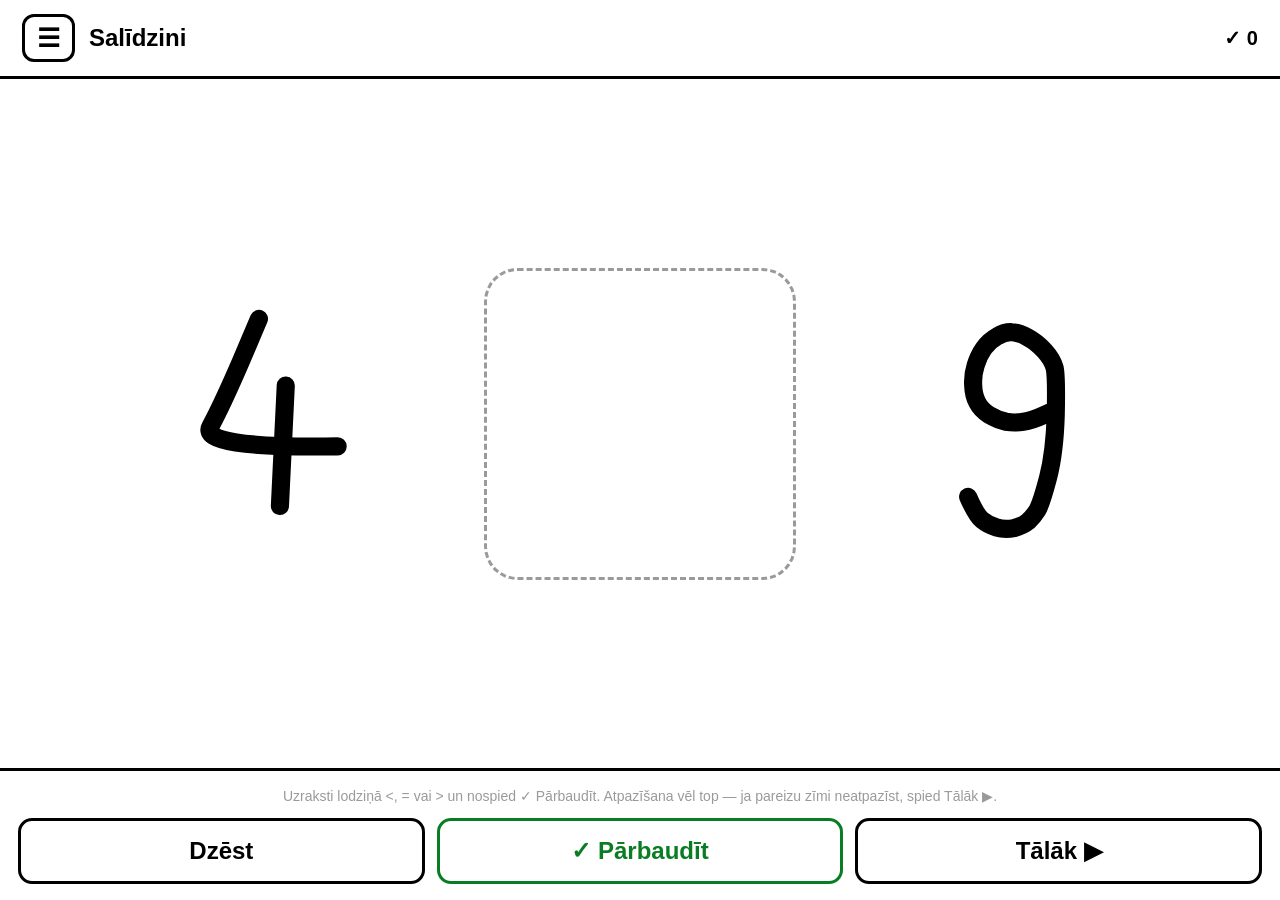
<file: salidzini.html>
<!DOCTYPE html>
<html lang="lv">
<head>
<meta charset="utf-8">
<meta name="viewport" content="width=device-width, initial-scale=1, maximum-scale=1, user-scalable=no">
<title>Salīdzini</title>
<style>
  :root{ --ink:#000; --paper:#fff; --guide:#9a9a9a; --ok:#0a7d24; --bad:#b00020; --bw:3px; }
  *{box-sizing:border-box; -webkit-tap-highlight-color:transparent;}
  html,body{margin:0;background:var(--paper);color:var(--ink);
    font-family:"Segoe UI",Arial,Helvetica,sans-serif;overflow:hidden;
    touch-action:none;user-select:none;-webkit-user-select:none;-webkit-text-size-adjust:100%;}
  #app{display:flex;flex-direction:column;height:100vh;height:100dvh;
    padding:env(safe-area-inset-top) env(safe-area-inset-right)
            env(safe-area-inset-bottom) env(safe-area-inset-left);}

  header{display:flex;align-items:center;gap:clamp(8px,2vw,14px);
    padding:clamp(6px,1.6vmin,14px) clamp(10px,2.5vw,22px);
    border-bottom:var(--bw) solid var(--line);flex:0 0 auto;}
  header .title{font-size:clamp(16px,3.4vmin,24px);font-weight:800;
    flex:1 1 auto;min-width:0;white-space:nowrap;overflow:hidden;text-overflow:ellipsis;}
  header .score{font-size:clamp(14px,2.8vmin,20px);font-weight:700;white-space:nowrap;
    font-variant-numeric:tabular-nums;}
  .iconbtn{font-size:clamp(18px,3.4vmin,26px);line-height:1;font-weight:700;
    padding:clamp(4px,1vmin,8px) clamp(8px,1.6vw,12px);
    border:var(--bw) solid var(--line);background:var(--paper);color:var(--ink);
    border-radius:clamp(8px,1.4vmin,12px);cursor:pointer;flex:0 0 auto;touch-action:manipulation;}
  .iconbtn:active,.iconbtn.active{background:var(--sel);color:var(--onsel);}

  #stage{flex:1 1 auto;min-height:0;display:flex;align-items:center;justify-content:center;
    position:relative;padding:clamp(10px,3vmin,28px);}
  /* font-size is set by fitEq() from the measured stage x Skaitļu izmērs;
     everything else is in em so the comparison scales as one piece */
  #eq{display:flex;align-items:center;justify-content:center;gap:.3em;flex:0 0 auto;
    font-weight:800;font-size:clamp(48px,17vmin,160px);line-height:1;
    font-variant-numeric:tabular-nums;}
  [hidden]{display:none!important;}
  #eq.write #cmp{min-width:1.3em;}            /* same footprint as the box */
  /* write-the-answer box, between the two numbers like on paper */
  #wframe{position:relative;flex:0 0 auto;width:1.3em;height:1.3em;
    border:var(--bw) dashed var(--guide);border-radius:.14em;
    background:var(--paper);overflow:hidden;}
  #wframe.bad{border-color:var(--bad);}
  #wcanvas{position:absolute;inset:0;width:100%;height:100%;
    border-radius:inherit;touch-action:none;}
  #writepad{flex:0 0 auto;border-top:var(--bw) solid var(--line);
    display:flex;flex-direction:column;gap:clamp(6px,1.4vmin,12px);
    padding:clamp(8px,1.8vmin,16px) clamp(8px,2vw,18px);}
  #writepad .whint{font-size:clamp(11px,2vmin,14px);line-height:1.35;
    color:var(--guide);text-align:center;margin:0;}
  #wbtns{display:flex;gap:clamp(6px,1.4vw,12px);}
  .wbtn{flex:1 1 0;min-width:0;font-size:clamp(16px,3vmin,24px);font-weight:800;
    padding:clamp(10px,2vmin,16px) 0;border:var(--bw) solid var(--line);
    background:var(--paper);color:var(--ink);border-radius:clamp(9px,1.6vmin,14px);
    cursor:pointer;touch-action:manipulation;}
  .wbtn:active{background:var(--sel);color:var(--onsel);}
  .wbtn.ok{border-color:var(--ok);color:var(--ok);}
  .wbtn.ok:active{background:var(--ok);color:#fff;}
  #sizeRange{-webkit-appearance:none;appearance:none;background:transparent;
    touch-action:auto;cursor:pointer;width:100%;height:clamp(20px,3.4vmin,28px);margin:0;}
  #sizeRange::-webkit-slider-runnable-track{height:var(--bw);background:var(--ink);border-radius:2px;}
  #sizeRange::-moz-range-track{height:var(--bw);background:var(--ink);border-radius:2px;}
  #sizeRange::-webkit-slider-thumb{-webkit-appearance:none;appearance:none;
    width:clamp(18px,3.2vmin,26px);height:clamp(18px,3.2vmin,26px);border-radius:50%;
    background:var(--paper);border:var(--bw) solid var(--line);
    margin-top:calc(var(--bw)/2 - clamp(18px,3.2vmin,26px)/2);}
  #sizeRange::-moz-range-thumb{width:clamp(18px,3.2vmin,26px);height:clamp(18px,3.2vmin,26px);
    border-radius:50%;background:var(--paper);border:var(--bw) solid var(--line);box-sizing:border-box;}
  .hint{font-size:clamp(11px,2vmin,14px);line-height:1.4;color:var(--guide);
    margin:clamp(6px,1.4vmin,10px) 0 0;}
  #a,#b{min-width:1.2em;text-align:center;}   /* 1- or 2-digit: same width */
  #cmp{min-width:1.1em;text-align:center;border-bottom:clamp(4px,1vmin,8px) solid var(--guide);
    color:var(--guide);}
  /* handwritten numbers (handnum.js): a 1em-tall inline SVG per number,
     coloured by `color`, so good/bad/guide states work unchanged */
  #eq > span{display:inline-flex;justify-content:center;align-items:center;}
  .hn{display:block;height:1em;overflow:visible;fill:none;stroke:currentColor;
    stroke-width:6.5;stroke-linecap:round;stroke-linejoin:round;}
  #cmp.good{color:var(--ok);border-color:var(--ok);}
  #cmp.bad{color:var(--bad);border-color:var(--bad);}
  #fx{position:absolute;top:clamp(6px,2vmin,16px);right:clamp(10px,3vw,26px);
    font-size:clamp(30px,7vmin,60px);line-height:1;opacity:0;transition:opacity .15s;}
  #fx.show{opacity:1;} #fx.good{color:var(--ok);} #fx.bad{color:var(--bad);}

  /* the three comparison choices */
  #pad{flex:0 0 auto;border-top:var(--bw) solid var(--line);
    padding:clamp(8px,1.8vmin,16px) clamp(8px,2vw,18px);
    display:grid;gap:clamp(8px,1.8vw,16px);grid-template-columns:repeat(3,1fr);}
  .num{font-size:clamp(34px,9vmin,72px);font-weight:800;line-height:1;
    padding:clamp(10px,2.4vmin,22px) 0;border:var(--bw) solid var(--line);
    background:var(--paper);color:var(--ink);border-radius:clamp(9px,1.6vmin,14px);
    cursor:pointer;touch-action:manipulation;}
  .num .hn{margin:0 auto;}   /* handwritten answer buttons, centred */
  .num:active{background:var(--sel);color:var(--onsel);}
  .num.wrong{background:var(--bad);border-color:var(--bad);color:var(--paper);}
  .num.right{background:var(--ok);border-color:var(--ok);color:var(--paper);}

  #backdrop{position:fixed;inset:0;background:rgba(0,0,0,.35);z-index:15;
    opacity:0;pointer-events:none;transition:opacity .22s ease;}
  #backdrop.open{opacity:1;pointer-events:auto;}
  #menu{position:fixed;top:0;left:0;bottom:0;z-index:20;width:min(88vw,340px);
    background:var(--paper);border-right:var(--bw) solid var(--line);
    display:flex;flex-direction:column;transform:translateX(-100%);visibility:hidden;
    transition:transform .22s ease, visibility 0s linear .22s;}
  #menu.open{transform:translateX(0);visibility:visible;transition:transform .22s ease, visibility 0s;}
  @media (prefers-reduced-motion:reduce){ #menu,#backdrop{transition:none;} }
  .menu-head{display:flex;align-items:center;gap:clamp(8px,2vw,14px);flex:0 0 auto;
    padding:clamp(8px,1.8vmin,14px) clamp(10px,2.5vw,18px);
    padding-top:calc(clamp(8px,1.8vmin,14px) + env(safe-area-inset-top));
    border-bottom:var(--bw) solid var(--line);}
  .menu-head .t{font-size:clamp(15px,3vmin,22px);font-weight:800;flex:1 1 auto;min-width:0;}
  .menu-body{flex:1 1 auto;min-height:0;overflow-y:auto;touch-action:pan-y;
    padding:clamp(10px,2.4vmin,18px);
    padding-bottom:calc(clamp(10px,2.4vmin,18px) + env(safe-area-inset-bottom));
    display:flex;flex-direction:column;gap:clamp(12px,2.6vmin,18px);}
  .cbtn{font-size:clamp(14px,2.4vmin,19px);font-weight:700;text-align:center;text-decoration:none;
    padding:clamp(9px,1.8vmin,13px) clamp(10px,2vw,16px);border:var(--bw) solid var(--line);
    background:var(--paper);color:var(--ink);border-radius:clamp(9px,1.6vmin,13px);
    cursor:pointer;touch-action:manipulation;display:block;}
  .cbtn:active,.cbtn.active{background:var(--sel);color:var(--onsel);}
  .lbl{font-size:clamp(12px,2vmin,16px);font-weight:700;color:var(--guide);
    text-transform:uppercase;letter-spacing:.5px;}
  .row{display:flex;gap:clamp(6px,1.4vw,10px);}
  .row .cbtn{flex:1 1 0;min-width:0;}
  .ver{margin-top:auto;text-align:center;color:var(--guide);font-size:clamp(11px,1.8vmin,14px);
    padding-top:clamp(8px,2vmin,14px);font-variant-numeric:tabular-nums;}
</style>
<link rel="stylesheet" href="theme.css?v=683169c">
<script src="theme.js?v=683169c"></script>
</head>
<body>
<div id="app">
  <header>
    <button class="iconbtn" id="menuBtn" aria-label="Izvēlne" aria-controls="menu" aria-expanded="false">☰</button>
    <div class="title">Salīdzini</div>
    <div class="score" id="score">✓ 0</div>
  </header>
  <div id="stage">
    <div id="eq">
      <span id="a">0</span><span id="cmp">?</span>
      <div id="wframe" hidden><canvas id="wcanvas"></canvas></div>
      <span id="b">0</span>
    </div>
    <div id="fx"></div>
  </div>
  <div id="pad">
    <button class="num" data-label-fixed data-op="&lt;" aria-label="mazāks">&lt;</button>
    <button class="num" data-label-fixed data-op="=" aria-label="vienāds">=</button>
    <button class="num" data-label-fixed data-op="&gt;" aria-label="lielāks">&gt;</button>
  </div>
  <div id="writepad" hidden>
    <div class="whint">Uzraksti lodziņā &lt;, = vai &gt; un nospied ✓ Pārbaudīt. Atpazīšana vēl top — ja pareizu zīmi neatpazīst, spied Tālāk ▶.</div>
    <div id="wbtns">
      <button class="wbtn" id="wclear" type="button">Dzēst</button>
      <button class="wbtn ok" id="wcheck" type="button">✓ Pārbaudīt</button>
      <button class="wbtn" id="wskip" type="button">Tālāk ▶</button>
    </div>
  </div>
</div>

<div id="backdrop"></div>
<aside id="menu" aria-labelledby="menuTitle">
  <div class="menu-head">
    <button class="iconbtn" id="menuClose" aria-label="Aizvērt">✕</button>
    <span class="t" id="menuTitle">Izvēlne</span>
  </div>
  <div class="menu-body">
    <a class="cbtn" href="index.html">🏠 Sākums</a>
    <div>
      <span class="lbl">Skaitļi</span>
      <div class="row" style="margin-top:8px">
        <button class="cbtn" data-range="1-10">1–10</button>
        <button class="cbtn" data-range="10-20">10–20</button>
        <button class="cbtn" data-range="1-20">1–20</button>
      </div>
    </div>
    <div>
      <span class="lbl">Atbilde</span>
      <div class="row" style="margin-top:8px">
        <button class="cbtn" data-mode="choose">Izvēlēties</button>
        <button class="cbtn" data-mode="write">Rakstīt</button>
      </div>
      <p class="hint">⚠️ “Rakstīt”: zīmju atpazīšana vēl top — reizēm pareizu zīmi var neatpazīt. Ja atbilde ir pareiza, bet netiek atpazīta, spied “Tālāk ▶”, lai turpinātu.</p>
    </div>
    <div>
      <span class="lbl">Cipari</span>
      <div class="row" style="margin-top:8px">
        <button class="cbtn" data-hand="0">Drukāti</button>
        <button class="cbtn" data-hand="1">Rakstīti</button>
      </div>
    </div>
    <div>
      <span class="lbl">Skaitļu izmērs</span>
      <div class="row" style="margin-top:8px">
        <input type="range" id="sizeRange" min="50" max="100" step="5" value="100" aria-label="Skaitļu izmērs">
      </div>
    </div>
    <div>
      <span class="lbl">Ekrāns</span>
      <div class="row" style="margin-top:8px">
        <button class="cbtn" data-theme-btn="eink">E-tinte</button>
        <button class="cbtn" data-theme-btn="color">Krāsains</button>
        <button class="cbtn" data-theme-btn="dark">Tumšs</button>
      </div>
    </div>
    <div class="ver" id="appVer"></div>
  </div>
</aside>

<script src="letters.js?v=683169c"></script>
<script src="handnum.js?v=683169c"></script>
<script>
"use strict";
(function () {
  var APPV = "683169c";
  var aEl = document.getElementById("a"), bEl = document.getElementById("b");
  var cmpEl = document.getElementById("cmp"), fxEl = document.getElementById("fx");
  var pad = document.getElementById("pad"), scoreEl = document.getElementById("score");
  var correct = "", busy = false, score = 0, lastKey = "";

  function rnd(n) { return Math.floor(Math.random() * n); }
  function rr(a, b) { return a + rnd(b - a + 1); }

  var RANGES = { "1-10": [1, 10], "10-20": [10, 20], "1-20": [1, 20] };
  var rangeKey = localStorage.getItem("lv_range_cmp") || "1-10";
  if (!RANGES[rangeKey]) rangeKey = "1-10";
  var RANGE = RANGES[rangeKey];

  function newProblem() {
    var a, b, key, guard = 0;
    var lo = RANGE[0], hi = RANGE[1];
    do {
      a = rr(lo, hi);
      // force equality ~28% of the time so "=" is a real, frequent choice
      b = (Math.random() < 0.28) ? a : rr(lo, hi);
      key = a + "_" + b;
    } while (key === lastKey && ++guard < 8);
    lastKey = key;
    correct = a > b ? ">" : (a < b ? "<" : "=");
    HandNum.put(aEl, a); HandNum.put(bEl, b);
    HandNum.put(cmpEl, "?"); cmpEl.className = "";
    busy = false;
    clearWrite();
    showBox(true);
  }

  function flash(el, cls, ms) {
    el.classList.add(cls);
    setTimeout(function () { el.classList.remove(cls); }, ms);
  }

  // shared verdict feedback, used by both the buttons and the write box
  function onCorrect(op, btn) {
    busy = true;
    score++; scoreEl.textContent = "✓ " + score;
    showBox(false);   // write mode: the box gives way to the green sign
    HandNum.put(cmpEl, op); cmpEl.className = "good";
    if (btn) btn.classList.add("right");
    fxEl.textContent = "✓"; fxEl.className = "show good";
    beep(660);
    setTimeout(function () {
      if (btn) btn.classList.remove("right");
      fxEl.className = ""; newProblem();
    }, 900);
  }
  function onWrong(btn) {
    if (btn) flash(btn, "wrong", 500);
    flash(wframe.hidden ? cmpEl : wframe, "bad", 400);
    fxEl.textContent = "✗"; fxEl.className = "show bad";
    setTimeout(function () { fxEl.className = ""; }, 500);
    beep(150);
  }
  function answer(op, btn) {
    if (busy) return;
    if (op === correct) onCorrect(op, btn);
    else onWrong(btn);
  }

  // ---------- write-the-answer mode ----------
  // The child writes <, = or > in the box between the numbers; classifySym()
  // reads the ink geometrically (no model needed for three symbols).
  var mode = localStorage.getItem("lv_cmp_answer") === "choose" ? "choose" : "write";   // default: Rakstīt
  var writepad = document.getElementById("writepad");
  var wframe = document.getElementById("wframe");
  var eqEl = document.getElementById("eq");
  var wcanvas = document.getElementById("wcanvas");
  var wctx = wcanvas.getContext("2d");
  var wink = [], wcur = null, wdrawing = false, wpid = null, wptype = "", wlast = null;

  function penColor() {
    return getComputedStyle(document.documentElement).getPropertyValue("--ink").trim() || "#000";
  }
  function sizeWCanvas() {
    var r = wcanvas.getBoundingClientRect();
    if (r.width < 2 || r.height < 2) return;
    var dpr = window.devicePixelRatio || 1;
    wcanvas.width = Math.round(r.width * dpr);
    wcanvas.height = Math.round(r.height * dpr);
    wctx.setTransform(dpr, 0, 0, dpr, 0, 0);
    wctx.lineCap = "round"; wctx.lineJoin = "round";
    wctx.lineWidth = Math.max(3, Math.min(r.width, r.height) * 0.05);
    redrawWink();
  }
  function drawWStroke(st) {
    if (st.length < 2) return;
    wctx.beginPath();
    wctx.moveTo(st[0].x, st[0].y);
    for (var i = 1; i < st.length; i++) wctx.lineTo(st[i].x, st[i].y);
    wctx.stroke();
  }
  function redrawWink() {
    if (!wcanvas.width) return;
    wctx.clearRect(0, 0, wcanvas.width, wcanvas.height);
    wctx.strokeStyle = penColor();
    wink.forEach(drawWStroke);
    if (wcur) drawWStroke(wcur);
  }
  function clearWrite() {
    wink = []; wcur = null; wdrawing = false;
    if (wcanvas.width) wctx.clearRect(0, 0, wcanvas.width, wcanvas.height);
  }
  // write mode: the box sits between the numbers while answering; the ? /
  // sign text takes its place for the verdict. Choose mode: always the text.
  function showBox(writing) {
    var box = (mode === "write" && writing);
    var was = !wframe.hidden;
    wframe.hidden = !box;
    cmpEl.hidden = box;
    if (box && !was) sizeWCanvas();
  }
  function toW(ev) {
    var r = wcanvas.getBoundingClientRect();
    return { x: ev.clientX - r.left, y: ev.clientY - r.top };
  }
  wcanvas.addEventListener("pointerdown", function (ev) {
    if (busy) return;
    ev.preventDefault();
    if (wdrawing) {
      if (ev.pointerType === "pen" && wptype !== "pen") { wdrawing = false; wcur = null; }
      else return;
    }
    wpid = ev.pointerId; wptype = ev.pointerType || ""; wdrawing = true;
    var p = toW(ev); wcur = [p]; wlast = p;
    wctx.strokeStyle = penColor();
  });
  wcanvas.addEventListener("pointermove", function (ev) {
    if (!wdrawing || ev.pointerId !== wpid) return;
    ev.preventDefault();
    var evs = ev.getCoalescedEvents ? ev.getCoalescedEvents() : null;
    if (!evs || !evs.length) evs = [ev];
    for (var i = 0; i < evs.length; i++) {
      var p = toW(evs[i]);
      wctx.beginPath(); wctx.moveTo(wlast.x, wlast.y); wctx.lineTo(p.x, p.y); wctx.stroke();
      wcur.push(p); wlast = p;
    }
  });
  function endW(ev) {
    if (!wdrawing || (ev && ev.pointerId !== wpid)) return;
    wdrawing = false;
    if (wcur && wcur.length > 1) wink.push(wcur);
    wcur = null;
  }
  wcanvas.addEventListener("pointerup", endW);
  wcanvas.addEventListener("pointercancel", endW);
  wcanvas.addEventListener("pointerleave", endW);

  // "<" / ">" / "=" / null from the ink. "=": two flat, roughly parallel
  // strokes, stacked and apart. Chevron: compare the mean x of the middle
  // third with the top and bottom thirds — vertex on the left is "<".
  // Tuned on simulated handwriting (ml-free; mirrored in a Python sim).
  function bboxOf(p) {
    var x0 = Infinity, y0 = Infinity, x1 = -Infinity, y1 = -Infinity;
    p.forEach(function (q) {
      if (q.x < x0) x0 = q.x; if (q.x > x1) x1 = q.x;
      if (q.y < y0) y0 = q.y; if (q.y > y1) y1 = q.y;
    });
    return [x0, y0, x1, y1];
  }
  function dist(a, b) { return Math.sqrt((a.x - b.x) * (a.x - b.x) + (a.y - b.y) * (a.y - b.y)); }
  function resample(st, step) {
    var out = [st[0]];
    for (var i = 1; i < st.length; i++) {
      var a = out[out.length - 1], b = st[i], d = dist(a, b);
      while (d >= step) {
        var t = step / d;
        a = { x: a.x + (b.x - a.x) * t, y: a.y + (b.y - a.y) * t };
        out.push(a); d = dist(a, b);
      }
    }
    return out;
  }
  function classifySym(strokes) {
    strokes = strokes.filter(function (s) { return s && s.length > 1; });
    if (!strokes.length) return null;
    var all = [];
    strokes.forEach(function (s) { all = all.concat(s); });
    var bb = bboxOf(all), w = bb[2] - bb[0], h = bb[3] - bb[1], big = Math.max(w, h);
    if (big < 12) return null;
    var flat = [];
    strokes.forEach(function (s) {
      var b = bboxOf(s), sw = b[2] - b[0], sh = b[3] - b[1];
      if (sw >= 1.8 * Math.max(sh, 1) && sw >= 0.4 * w) {
        var p = s[0], q = s[s.length - 1];
        if (p.x > q.x) { var t = p; p = q; q = t; }
        flat.push({ sw: sw, a: b[0], c: b[2], cy: (b[1] + b[3]) / 2,
                    slope: (q.y - p.y) / Math.max(q.x - p.x, 1), p: p, q: q });
      }
    });
    if (flat.length >= 2) {
      flat.sort(function (u, v) { return v.sw - u.sw; });
      var f1 = flat[0], f2 = flat[1];
      var gap = Math.abs(f1.cy - f2.cy);
      var ov = Math.min(f1.c, f2.c) - Math.max(f1.a, f2.a);
      var ends = Math.min(dist(f1.p, f2.p), dist(f1.p, f2.q), dist(f1.q, f2.p), dist(f1.q, f2.q));
      if (gap > 0.15 * w && ov > 0.5 * Math.min(f1.sw, f2.sw) &&
          Math.abs(f1.slope - f2.slope) < 0.5 && ends > 0.12 * w) return "=";
    }
    if (h < 0.4 * w || w < 0.25 * h) return null;
    var pts = [];
    strokes.forEach(function (s) { pts = pts.concat(resample(s, big / 60)); });
    function meanX(lo, hi) {
      var sum = 0, n = 0;
      pts.forEach(function (q) {
        if (q.y >= bb[1] + lo * h && q.y <= bb[1] + hi * h) { sum += q.x; n++; }
      });
      return n ? sum / n : null;
    }
    var tm = meanX(0, 0.3), mm = meanX(0.35, 0.65), bm = meanX(0.7, 1);
    if (tm === null || mm === null || bm === null) return null;
    if (Math.abs(tm - bm) > 0.45 * w) return null;
    var d = ((tm + bm) / 2 - mm) / w;
    if (d > 0.3) return "<";
    if (d < -0.3) return ">";
    return null;
  }

  function checkWritten() {
    if (busy) return;
    var strokes = wink.filter(function (s) { return s && s.length > 1; });
    if (!strokes.length) { flash(wframe, "bad", 250); return; }
    if (classifySym(strokes) === correct) onCorrect(correct, null);
    else onWrong(null);   // ink stays so a parent can judge it (Tālāk ▶)
  }
  // parent override: reveal the sign and move on without scoring
  function skipTask() {
    if (busy) return;
    busy = true;
    fxEl.className = "";
    showBox(false);
    HandNum.put(cmpEl, correct); cmpEl.className = "";   // neutral reveal
    setTimeout(newProblem, 1000);
  }
  document.getElementById("wclear").addEventListener("click", clearWrite);
  document.getElementById("wcheck").addEventListener("click", checkWritten);
  document.getElementById("wskip").addEventListener("click", skipTask);

  function setMode(m) {
    mode = (m === "write") ? "write" : "choose";
    localStorage.setItem("lv_cmp_answer", mode);
    document.querySelectorAll("[data-mode]").forEach(function (b) {
      b.classList.toggle("active", b.dataset.mode === mode);
    });
    pad.hidden = (mode !== "choose");
    writepad.hidden = (mode !== "write");
    eqEl.classList.toggle("write", mode === "write");
    clearWrite();
    showBox(!busy);
    fitEq();
  }
  document.querySelectorAll("[data-mode]").forEach(function (b) {
    b.addEventListener("click", function () { setMode(b.dataset.mode); });
  });
  pad.querySelectorAll("[data-op]").forEach(function (b) {
    b.addEventListener("click", function () { answer(b.dataset.op, b); });
  });

  function buttonFor(op) {
    var found = null;
    pad.querySelectorAll("[data-op]").forEach(function (b) { if (b.dataset.op === op) found = b; });
    return found;
  }

  var RANGE_BTNS = document.querySelectorAll("[data-range]");
  function setRange(k) {
    if (!RANGES[k]) return;
    rangeKey = k; RANGE = RANGES[k];
    localStorage.setItem("lv_range_cmp", k);
    RANGE_BTNS.forEach(function (b) { b.classList.toggle("active", b.dataset.range === k); });
    newProblem();
  }
  RANGE_BTNS.forEach(function (b) { b.addEventListener("click", function () { setRange(b.dataset.range); }); });

  // sound
  var actx = null;
  function beep(freq) {
    try {
      actx = actx || new (window.AudioContext || window.webkitAudioContext)();
      var o = actx.createOscillator(), g = actx.createGain();
      o.connect(g); g.connect(actx.destination);
      o.type = "sine"; o.frequency.value = freq;
      g.gain.setValueAtTime(0.001, actx.currentTime);
      g.gain.exponentialRampToValueAtTime(0.25, actx.currentTime + 0.05);
      g.gain.exponentialRampToValueAtTime(0.001, actx.currentTime + 0.4);
      o.start(); o.stop(actx.currentTime + 0.42);
    } catch (e) {}
  }

  // drawer
  var menu = document.getElementById("menu"), backdrop = document.getElementById("backdrop");
  var menuBtn = document.getElementById("menuBtn"), menuOpen = false;
  function setMenu(open) {
    menuOpen = open;
    menu.classList.toggle("open", open);
    backdrop.classList.toggle("open", open);
    menuBtn.setAttribute("aria-expanded", open ? "true" : "false");
    menuBtn.classList.toggle("active", open);
  }
  menuBtn.addEventListener("click", function () { setMenu(!menuOpen); });
  document.getElementById("menuClose").addEventListener("click", function () { setMenu(false); });
  backdrop.addEventListener("click", function () { setMenu(false); });
  document.addEventListener("keydown", function (e) {
    if (e.key === "Escape" && menuOpen) { setMenu(false); return; }
    if (menuOpen || mode !== "choose") return;
    var op = (e.key === "<" || e.key === ",") ? "<"
           : (e.key === ">" || e.key === ".") ? ">"
           : (e.key === "=") ? "=" : null;
    if (op) { var b = buttonFor(op); if (b) b.click(); }
  });

  // theme
  function applyTheme() {
    LVTheme.apply();   // data-theme + active buttons (theme.js)
    redrawWink();      // pen colour follows the theme
  }
  document.addEventListener("lvtheme", applyTheme);   // theme.js handles the buttons

  // Cipari: printed (font) or handwritten (the user's recorded digits).
  // Shared key lv_num_hand across Saskaitīšana, Atņemšana and Salīdzini.
  function setHand(on) {
    try { localStorage.setItem("lv_num_hand", on ? "1" : "0"); } catch (e) {}
    document.querySelectorAll("[data-hand]").forEach(function (b) {
      b.classList.toggle("active", (b.dataset.hand === "1") === on);
    });
    HandNum.rerender([aEl, cmpEl, bEl].concat(Array.prototype.slice.call(pad.children)));
    fitEq();   // handwritten widths differ — refit
  }
  document.querySelectorAll("[data-hand]").forEach(function (b) {
    b.addEventListener("click", function () { setHand(b.dataset.hand === "1"); });
  });

  // Skaitļu izmērs: 100% = as big as fits the measured stage; shared with
  // Saskaitīšana/Atņemšana (lv_math_size)
  var stageEl = document.getElementById("stage");
  var sizeRange = document.getElementById("sizeRange");
  var sizeV = parseInt(localStorage.getItem("lv_math_size") || "100", 10);
  if (!(sizeV >= 50 && sizeV <= 100)) sizeV = 100;
  sizeRange.value = sizeV;
  sizeRange.addEventListener("input", function () {
    sizeV = parseInt(sizeRange.value, 10);
    localStorage.setItem("lv_math_size", String(sizeV));
    fitEq();
  });
  function fitEq() {
    var ss = getComputedStyle(stageEl);
    var aw = stageEl.clientWidth - parseFloat(ss.paddingLeft) - parseFloat(ss.paddingRight);
    var ah = stageEl.clientHeight - parseFloat(ss.paddingTop) - parseFloat(ss.paddingBottom);
    if (aw < 10 || ah < 10) return;
    eqEl.style.fontSize = "100px";                 // measure at a known size
    var r = eqEl.getBoundingClientRect();
    if (r.width < 1 || r.height < 1) return;
    var fs = Math.min(100 * aw * 0.96 / r.width, 100 * ah * 0.85 / r.height, 240);
    fs = Math.max(20, fs * sizeV / 100);
    eqEl.style.fontSize = Math.floor(fs) + "px";
    if (!wframe.hidden) sizeWCanvas();
  }
  function layout() {
    var vh = (window.visualViewport && window.visualViewport.height) || window.innerHeight;
    document.getElementById("app").style.height = Math.round(vh) + "px";
    fitEq();
  }
  var rzTimer = null;
  function onResize() { clearTimeout(rzTimer); rzTimer = setTimeout(layout, 150); }
  window.addEventListener("load", function () { setTimeout(layout, 300); });
  if (window.ResizeObserver) new ResizeObserver(function () { onResize(); }).observe(stageEl);
  window.addEventListener("resize", onResize);
  window.addEventListener("orientationchange", function () { setTimeout(onResize, 250); });
  if (window.visualViewport) window.visualViewport.addEventListener("resize", onResize);

  document.getElementById("appVer").textContent = "Versija: " + APPV;
  pad.querySelectorAll("[data-op]").forEach(function (b) { HandNum.put(b, b.dataset.op); });
  setHand(HandNum.on());
  applyTheme();
  setMode(mode);
  layout();
  setRange(rangeKey);   // marks the active range + first problem
})();
</script>
</body>
</html>
</file>
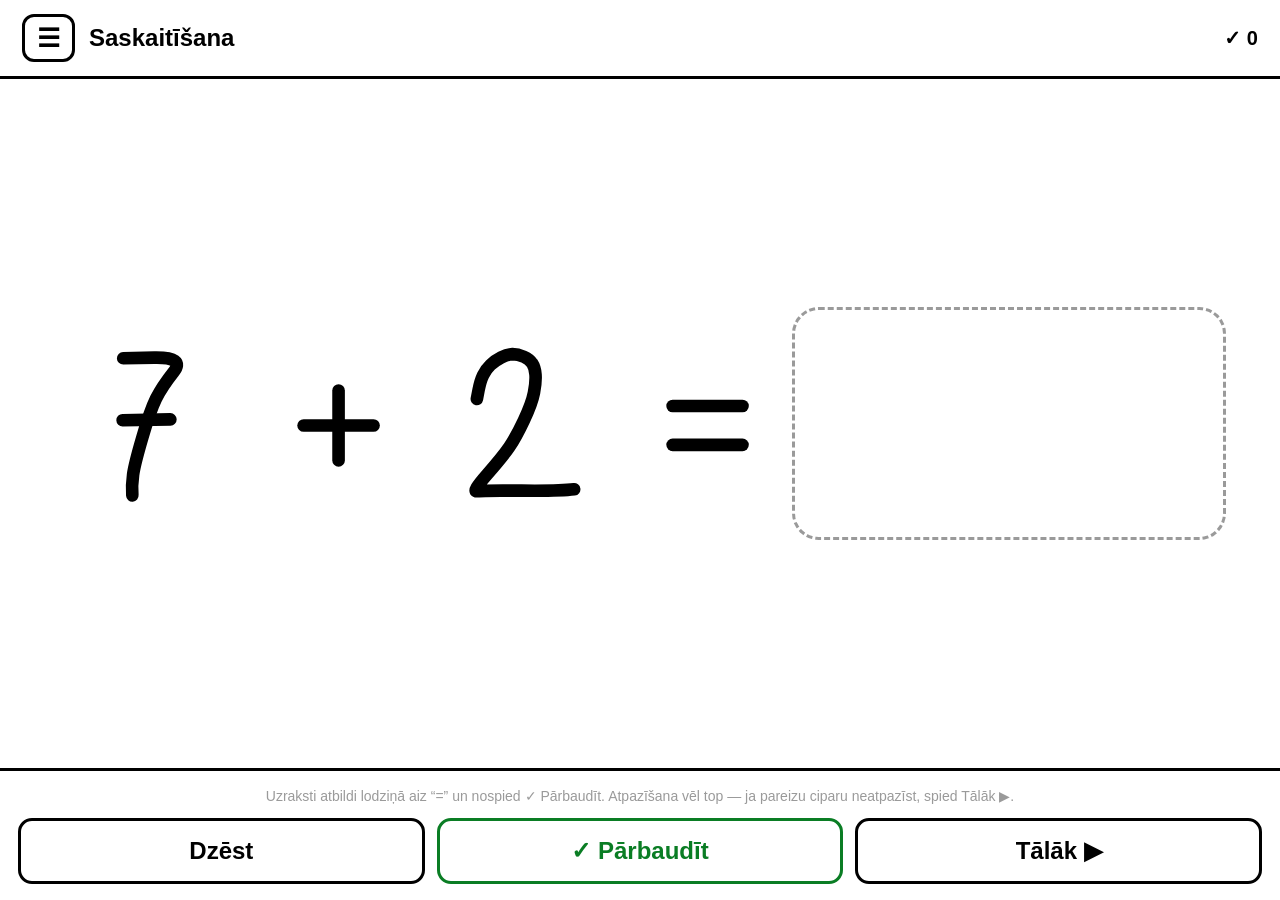
<file: saskaitisana.html>
<!DOCTYPE html>
<html lang="lv">
<head>
<meta charset="utf-8">
<meta name="viewport" content="width=device-width, initial-scale=1, maximum-scale=1, user-scalable=no">
<title>Saskaitīšana</title>
<style>
  :root{ --ink:#000; --paper:#fff; --guide:#9a9a9a; --ok:#0a7d24; --bad:#b00020; --bw:3px; }
  *{box-sizing:border-box; -webkit-tap-highlight-color:transparent;}
  html,body{margin:0;background:var(--paper);color:var(--ink);
    font-family:"Segoe UI",Arial,Helvetica,sans-serif;overflow:hidden;
    touch-action:none;user-select:none;-webkit-user-select:none;-webkit-text-size-adjust:100%;}
  #app{display:flex;flex-direction:column;height:100vh;height:100dvh;
    padding:env(safe-area-inset-top) env(safe-area-inset-right)
            env(safe-area-inset-bottom) env(safe-area-inset-left);}

  header{display:flex;align-items:center;gap:clamp(8px,2vw,14px);
    padding:clamp(6px,1.6vmin,14px) clamp(10px,2.5vw,22px);
    border-bottom:var(--bw) solid var(--line);flex:0 0 auto;}
  header .title{font-size:clamp(16px,3.4vmin,24px);font-weight:800;
    flex:1 1 auto;min-width:0;white-space:nowrap;overflow:hidden;text-overflow:ellipsis;}
  header .score{font-size:clamp(14px,2.8vmin,20px);font-weight:700;white-space:nowrap;
    font-variant-numeric:tabular-nums;flex:0 0 auto;}
  .iconbtn{font-size:clamp(18px,3.4vmin,26px);line-height:1;font-weight:700;
    padding:clamp(4px,1vmin,8px) clamp(8px,1.6vw,12px);
    border:var(--bw) solid var(--line);background:var(--paper);color:var(--ink);
    border-radius:clamp(8px,1.4vmin,12px);cursor:pointer;flex:0 0 auto;touch-action:manipulation;}
  .iconbtn:active,.iconbtn.active{background:var(--sel);color:var(--onsel);}

  /* equation */
  #stage{flex:1 1 auto;min-height:0;display:flex;align-items:center;justify-content:center;
    position:relative;padding:clamp(10px,3vmin,28px);}
  /* font-size is set by fitEq() (fits the stage x Skaitļu izmērs); every
     other measure is in em so the whole equation scales as one piece */
  #eq{display:flex;align-items:center;justify-content:center;gap:.22em;flex:0 0 auto;
    font-weight:800;font-size:clamp(48px,16vmin,150px);line-height:1;
    font-variant-numeric:tabular-nums;}
  #a,#b{min-width:1.2em;text-align:center;}   /* 1- or 2-digit: same width */
  #ans{min-width:1.1em;text-align:center;border-bottom:.06em solid var(--guide);
    color:var(--guide);}
  /* handwritten numbers (handnum.js): a 1em-tall inline SVG per number,
     coloured by `color`, so good/bad/guide states work unchanged */
  #eq > span{display:inline-flex;justify-content:center;align-items:center;}
  .hn{display:block;height:1em;overflow:visible;fill:none;stroke:currentColor;
    stroke-width:6.5;stroke-linecap:round;stroke-linejoin:round;}
  #eq.write #ans{min-width:2.6em;}               /* same footprint as the box */
  /* write-the-answer box, right after "=" like on paper */
  #wframe{position:relative;flex:0 0 auto;width:2.6em;height:1.4em;
    border:var(--bw) dashed var(--guide);border-radius:.16em;
    background:var(--paper);overflow:hidden;}
  #wframe.bad{border-color:var(--bad);}
  #ans.good{color:var(--ok);border-color:var(--ok);}
  #ans.bad{color:var(--bad);border-color:var(--bad);}
  /* success / retry tick */
  #fx{position:absolute;top:clamp(6px,2vmin,16px);right:clamp(10px,3vw,26px);
    font-size:clamp(30px,7vmin,60px);line-height:1;opacity:0;transition:opacity .15s;}
  #fx.show{opacity:1;}
  #fx.good{color:var(--ok);} #fx.bad{color:var(--bad);}

  /* number pad 1..10 */
  #pad{flex:0 0 auto;border-top:var(--bw) solid var(--line);
    padding:clamp(8px,1.8vmin,16px) clamp(8px,2vw,18px);
    display:grid;gap:clamp(6px,1.4vw,12px);
    grid-template-columns:repeat(5,1fr);}
  @media (min-width:620px){ #pad{grid-template-columns:repeat(10,1fr);} }
  .num{font-size:clamp(20px,4.4vmin,34px);font-weight:800;font-variant-numeric:tabular-nums;
    padding:clamp(10px,2vmin,18px) 0;border:var(--bw) solid var(--line);
    background:var(--paper);color:var(--ink);border-radius:clamp(9px,1.6vmin,14px);
    cursor:pointer;touch-action:manipulation;}
  .num .hn{margin:0 auto;}   /* handwritten answer buttons, centred */
  .num:active{background:var(--sel);color:var(--onsel);}
  .num.wrong{background:var(--bad);border-color:var(--bad);color:var(--paper);}
  .num.right{background:var(--ok);border-color:var(--ok);color:var(--paper);}

  /* drawer */
  #backdrop{position:fixed;inset:0;background:rgba(0,0,0,.35);z-index:15;
    opacity:0;pointer-events:none;transition:opacity .22s ease;}
  #backdrop.open{opacity:1;pointer-events:auto;}
  #menu{position:fixed;top:0;left:0;bottom:0;z-index:20;width:min(88vw,340px);
    background:var(--paper);border-right:var(--bw) solid var(--line);
    display:flex;flex-direction:column;transform:translateX(-100%);visibility:hidden;
    transition:transform .22s ease, visibility 0s linear .22s;}
  #menu.open{transform:translateX(0);visibility:visible;transition:transform .22s ease, visibility 0s;}
  @media (prefers-reduced-motion:reduce){ #menu,#backdrop{transition:none;} }
  .menu-head{display:flex;align-items:center;gap:clamp(8px,2vw,14px);flex:0 0 auto;
    padding:clamp(8px,1.8vmin,14px) clamp(10px,2.5vw,18px);
    padding-top:calc(clamp(8px,1.8vmin,14px) + env(safe-area-inset-top));
    border-bottom:var(--bw) solid var(--line);}
  .menu-head .t{font-size:clamp(15px,3vmin,22px);font-weight:800;flex:1 1 auto;min-width:0;}
  .menu-body{flex:1 1 auto;min-height:0;overflow-y:auto;touch-action:pan-y;
    padding:clamp(10px,2.4vmin,18px);
    padding-bottom:calc(clamp(10px,2.4vmin,18px) + env(safe-area-inset-bottom));
    display:flex;flex-direction:column;gap:clamp(12px,2.6vmin,18px);}
  .cbtn{font-size:clamp(14px,2.4vmin,19px);font-weight:700;text-align:center;text-decoration:none;
    padding:clamp(9px,1.8vmin,13px) clamp(10px,2vw,16px);border:var(--bw) solid var(--line);
    background:var(--paper);color:var(--ink);border-radius:clamp(9px,1.6vmin,13px);
    cursor:pointer;touch-action:manipulation;display:block;}
  .cbtn:active,.cbtn.active{background:var(--sel);color:var(--onsel);}
  .lbl{font-size:clamp(12px,2vmin,16px);font-weight:700;color:var(--guide);
    text-transform:uppercase;letter-spacing:.5px;}
  .row{display:flex;gap:clamp(6px,1.4vw,10px);}
  .row .cbtn{flex:1 1 0;min-width:0;}
  .ver{margin-top:auto;text-align:center;color:var(--guide);font-size:clamp(11px,1.8vmin,14px);
    padding-top:clamp(8px,2vmin,14px);font-variant-numeric:tabular-nums;}

  /* write-the-answer pad (handwritten, recognised against the expected number) */
  [hidden]{display:none!important;}
  #writepad{flex:0 0 auto;border-top:var(--bw) solid var(--line);
    display:flex;flex-direction:column;gap:clamp(6px,1.4vmin,12px);
    padding:clamp(8px,1.8vmin,16px) clamp(8px,2vw,18px);}
  #wcanvas{position:absolute;inset:0;width:100%;height:100%;
    border-radius:inherit;touch-action:none;}
  #wbtns{display:flex;gap:clamp(6px,1.4vw,12px);}
  .wbtn{flex:1 1 0;min-width:0;font-size:clamp(16px,3vmin,24px);font-weight:800;
    padding:clamp(10px,2vmin,16px) 0;border:var(--bw) solid var(--line);
    background:var(--paper);color:var(--ink);border-radius:clamp(9px,1.6vmin,14px);
    cursor:pointer;touch-action:manipulation;}
  .wbtn:active{background:var(--sel);color:var(--onsel);}
  .wbtn.ok{border-color:var(--ok);color:var(--ok);}
  .wbtn.ok:active{background:var(--ok);color:#fff;}
  /* development disclaimer for the handwriting recognition */
  .hint{font-size:clamp(11px,2vmin,14px);line-height:1.4;color:var(--guide);
    margin:clamp(6px,1.4vmin,10px) 0 0;}
  /* Skaitļu izmērs slider */
  #sizeRange{-webkit-appearance:none;appearance:none;background:transparent;
    touch-action:auto;cursor:pointer;width:100%;height:clamp(20px,3.4vmin,28px);margin:0;}
  #sizeRange::-webkit-slider-runnable-track{height:var(--bw);background:var(--ink);border-radius:2px;}
  #sizeRange::-moz-range-track{height:var(--bw);background:var(--ink);border-radius:2px;}
  #sizeRange::-webkit-slider-thumb{-webkit-appearance:none;appearance:none;
    width:clamp(18px,3.2vmin,26px);height:clamp(18px,3.2vmin,26px);border-radius:50%;
    background:var(--paper);border:var(--bw) solid var(--line);
    margin-top:calc(var(--bw)/2 - clamp(18px,3.2vmin,26px)/2);}
  #sizeRange::-moz-range-thumb{width:clamp(18px,3.2vmin,26px);height:clamp(18px,3.2vmin,26px);
    border-radius:50%;background:var(--paper);border:var(--bw) solid var(--line);box-sizing:border-box;}
  #writepad .whint{font-size:clamp(11px,2vmin,14px);line-height:1.35;
    color:var(--guide);text-align:center;margin:0;}
</style>
<link rel="stylesheet" href="theme.css?v=683169c">
<script src="theme.js?v=683169c"></script>
</head>
<body>
<div id="app">
  <header>
    <button class="iconbtn" id="menuBtn" aria-label="Izvēlne" aria-controls="menu" aria-expanded="false">☰</button>
    <div class="title">Saskaitīšana</div>
    <div class="score" id="score">✓ 0</div>
  </header>
  <div id="stage">
    <div id="eq">
      <span id="a">0</span><span id="op">+</span><span id="b">0</span>
      <span id="eqs">=</span><span id="ans">?</span>
      <div id="wframe" hidden><canvas id="wcanvas"></canvas></div>
    </div>
    <div id="fx"></div>
  </div>
  <div id="pad"></div>
  <div id="writepad" hidden>
    <div class="whint">Uzraksti atbildi lodziņā aiz “=” un nospied ✓ Pārbaudīt. Atpazīšana vēl top — ja pareizu ciparu neatpazīst, spied Tālāk ▶.</div>
    <div id="wbtns">
      <button class="wbtn" id="wclear" type="button">Dzēst</button>
      <button class="wbtn ok" id="wcheck" type="button">✓ Pārbaudīt</button>
      <button class="wbtn" id="wskip" type="button">Tālāk ▶</button>
    </div>
  </div>
</div>

<div id="backdrop"></div>
<aside id="menu" aria-labelledby="menuTitle">
  <div class="menu-head">
    <button class="iconbtn" id="menuClose" aria-label="Aizvērt">✕</button>
    <span class="t" id="menuTitle">Izvēlne</span>
  </div>
  <div class="menu-body">
    <a class="cbtn" href="index.html">🏠 Sākums</a>
    <div>
      <span class="lbl">Skaitļi</span>
      <div class="row" style="margin-top:8px">
        <button class="cbtn" data-range="1-10">1–10</button>
        <button class="cbtn" data-range="10-20">10–20</button>
        <button class="cbtn" data-range="1-20">1–20</button>
      </div>
    </div>
    <div>
      <span class="lbl">Atbilde</span>
      <div class="row" style="margin-top:8px">
        <button class="cbtn" data-mode="choose">Izvēlēties</button>
        <button class="cbtn" data-mode="write">Rakstīt</button>
      </div>
      <p class="hint">⚠️ “Rakstīt”: cipara atpazīšana vēl top — reizēm pareizu ciparu var neatpazīt. Ja atbilde ir pareiza, bet netiek atpazīta, spied “Tālāk ▶”, lai turpinātu.</p>
    </div>
    <div>
      <span class="lbl">Cipari</span>
      <div class="row" style="margin-top:8px">
        <button class="cbtn" data-hand="0">Drukāti</button>
        <button class="cbtn" data-hand="1">Rakstīti</button>
      </div>
    </div>
    <div>
      <span class="lbl">Skaitļu izmērs</span>
      <div class="row" style="margin-top:8px">
        <input type="range" id="sizeRange" min="50" max="100" step="5" value="100" aria-label="Skaitļu izmērs">
      </div>
    </div>
    <div>
      <span class="lbl">Ekrāns</span>
      <div class="row" style="margin-top:8px">
        <button class="cbtn" data-theme-btn="eink">E-tinte</button>
        <button class="cbtn" data-theme-btn="color">Krāsains</button>
        <button class="cbtn" data-theme-btn="dark">Tumšs</button>
      </div>
    </div>
    <div class="ver" id="appVer"></div>
  </div>
</aside>

<script src="letters.js?v=683169c"></script>
<script src="handnum.js?v=683169c"></script>
<script src="recognize.js?v=683169c"></script>
<script src="digitnet.js?v=683169c"></script>
<script>
"use strict";
(function () {
  var APPV = "683169c";
  var OP = "add";   // "add" or "sub"
  var aEl = document.getElementById("a"), bEl = document.getElementById("b");
  var ansEl = document.getElementById("ans"), fxEl = document.getElementById("fx");
  var pad = document.getElementById("pad"), scoreEl = document.getElementById("score");
  var ans = 0, busy = false, correct = 0, lastKey = "";

  function rnd(n) { return Math.floor(Math.random() * n); }   // 0..n-1
  function rr(a, b) { return a + rnd(b - a + 1); }            // inclusive a..b

  // number range: addition -> the SUM lands in [lo,hi]; subtraction -> the
  // minuend lands in [lo,hi], result >= 1
  var RANGES = { "1-10": [1, 10], "10-20": [10, 20], "1-20": [1, 20] };
  var rangeKey = localStorage.getItem("lv_range_" + OP) || "1-10";
  if (!RANGES[rangeKey]) rangeKey = "1-10";
  var RANGE = RANGES[rangeKey];

  function newProblem() {
    var a, b, key, guard = 0;
    var lo = RANGE[0], hi = RANGE[1];
    do {
      if (OP === "add") {                 // a,b >= 1, sum in [lo,hi]
        var sum = rr(Math.max(2, lo), hi);
        a = 1 + rnd(sum - 1);             // 1..sum-1
        b = sum - a;                       // >= 1
        ans = sum;
      } else {                             // minuend in [lo,hi], result 1..a-1
        a = rr(Math.max(2, lo), hi);
        b = 1 + rnd(a - 1);
        ans = a - b;
      }
      key = a + "_" + b;
    } while (key === lastKey && ++guard < 8);   // avoid immediate repeat
    lastKey = key;
    HandNum.put(aEl, a); HandNum.put(bEl, b);
    HandNum.put(ansEl, "?"); ansEl.className = "";
    busy = false;
    clearWrite();
    showBox(true);
  }

  function flash(el, cls, ms) {
    el.classList.add(cls);
    setTimeout(function () { el.classList.remove(cls); }, ms);
  }

  // shared verdict feedback, used by both the number pad and the write pad
  function onCorrect(shown) {
    busy = true;
    correct++; scoreEl.textContent = "✓ " + correct;
    showBox(false);   // write mode: the box gives way to the green answer
    HandNum.put(ansEl, shown); ansEl.className = "good";
    fxEl.textContent = "✓"; fxEl.className = "show good";
    beep(660);
    setTimeout(function () { fxEl.className = ""; newProblem(); }, 900);
  }
  function onWrong() {
    flash(wframe.hidden ? ansEl : wframe, "bad", 400);
    fxEl.textContent = "✗"; fxEl.className = "show bad";
    setTimeout(function () { fxEl.className = ""; }, 500);
    beep(150);
  }

  function answer(n, btn) {
    if (busy) return;
    if (n === ans) {
      btn.classList.add("right");
      setTimeout(function () { btn.classList.remove("right"); }, 900);
      onCorrect(n);
    } else {
      // wrong: flash the tapped key red, brief buzz, let the child retry
      flash(btn, "wrong", 500);
      onWrong();
    }
  }

  // number pad 1..hi (rebuilt when the range changes)
  function buildPad() {
    pad.innerHTML = "";
    for (var i = 1; i <= RANGE[1]; i++) {
      (function (n) {
        var b = document.createElement("button");
        b.type = "button"; b.className = "num"; HandNum.put(b, n);
        b.addEventListener("click", function () { answer(n, b); });
        pad.appendChild(b);
      })(i);
    }
  }
  function setRange(k) {
    if (!RANGES[k]) return;
    rangeKey = k; RANGE = RANGES[k];
    localStorage.setItem("lv_range_" + OP, k);
    document.querySelectorAll("[data-range]").forEach(function (b) {
      b.classList.toggle("active", b.dataset.range === k);
    });
    buildPad();
    newProblem();
  }
  document.querySelectorAll("[data-range]").forEach(function (b) {
    b.addEventListener("click", function () { setRange(b.dataset.range); });
  });

  // ---------- write-the-answer mode ----------
  // The child writes the answer by hand; DigitRecog checks it against the
  // expected number's shape (recognize.js). Toggle in the drawer: Izvēlēties
  // (the 1..10 row) vs Rakstīt (write it).
  var mode = localStorage.getItem("lv_math_answer") === "choose" ? "choose" : "write";   // default: Rakstīt
  var writepad = document.getElementById("writepad");
  var wframe = document.getElementById("wframe");
  var eqEl = document.getElementById("eq");
  var wcanvas = document.getElementById("wcanvas");
  var wctx = wcanvas.getContext("2d");
  var wink = [], wcur = null, wdrawing = false, wpid = null, wptype = "", wlast = null;
  var wCssH = 0;

  function penColor() {
    return getComputedStyle(document.documentElement).getPropertyValue("--ink").trim() || "#000";
  }
  function sizeWCanvas() {
    var r = wcanvas.getBoundingClientRect();
    if (r.width < 2 || r.height < 2) return;
    var dpr = window.devicePixelRatio || 1;
    wCssH = r.height;
    wcanvas.width = Math.round(r.width * dpr);
    wcanvas.height = Math.round(r.height * dpr);
    wctx.setTransform(dpr, 0, 0, dpr, 0, 0);
    wctx.lineCap = "round"; wctx.lineJoin = "round";
    wctx.lineWidth = Math.max(3, Math.min(r.width, r.height) * 0.035);
    wctx.strokeStyle = penColor();
    redrawWink();
  }
  function drawWStroke(st) {
    if (st.length < 2) return;
    wctx.beginPath();
    wctx.moveTo(st[0].x, st[0].y);
    for (var i = 1; i < st.length; i++) wctx.lineTo(st[i].x, st[i].y);
    wctx.stroke();
  }
  function redrawWink() {
    if (!wcanvas.width) return;
    wctx.clearRect(0, 0, wcanvas.width, wcanvas.height);
    wctx.strokeStyle = penColor();
    wink.forEach(drawWStroke);
    if (wcur) drawWStroke(wcur);
  }
  // write mode: the box sits right after "=" while answering; the ? / answer
  // text takes its place for the verdict. Choose mode: always the text.
  function showBox(writing) {
    var box = (mode === "write" && writing);
    var was = !wframe.hidden;
    wframe.hidden = !box;
    ansEl.hidden = box;
    if (box && !was) sizeWCanvas();
  }
  function clearWrite() {
    wink = []; wcur = null; wdrawing = false;
    if (wcanvas.width) wctx.clearRect(0, 0, wcanvas.width, wcanvas.height);
  }
  function toW(ev) {
    var r = wcanvas.getBoundingClientRect();
    return { x: ev.clientX - r.left, y: ev.clientY - r.top };
  }
  wcanvas.addEventListener("pointerdown", function (ev) {
    if (busy) return;
    ev.preventDefault();
    if (wdrawing) {
      if (ev.pointerType === "pen" && wptype !== "pen") { wdrawing = false; wcur = null; }
      else return;
    }
    wpid = ev.pointerId; wptype = ev.pointerType || ""; wdrawing = true;
    var p = toW(ev); wcur = [p]; wlast = p;
    wctx.strokeStyle = penColor();
  });
  wcanvas.addEventListener("pointermove", function (ev) {
    if (!wdrawing || ev.pointerId !== wpid) return;
    ev.preventDefault();
    var evs = ev.getCoalescedEvents ? ev.getCoalescedEvents() : null;
    if (!evs || !evs.length) evs = [ev];
    for (var i = 0; i < evs.length; i++) {
      var p = toW(evs[i]);
      wctx.beginPath(); wctx.moveTo(wlast.x, wlast.y); wctx.lineTo(p.x, p.y); wctx.stroke();
      wcur.push(p); wlast = p;
    }
  });
  function endW(ev) {
    if (!wdrawing || (ev && ev.pointerId !== wpid)) return;
    wdrawing = false;
    if (wcur && wcur.length > 1) wink.push(wcur);
    wcur = null;
  }
  wcanvas.addEventListener("pointerup", endW);
  wcanvas.addEventListener("pointercancel", endW);
  wcanvas.addEventListener("pointerleave", endW);

  function checkWritten() {
    if (busy) return;
    var strokes = wink.filter(function (s) { return s && s.length > 1; });
    if (!strokes.length) { flash(wframe, "bad", 250); return; }
    // uniform-scale ink into ~0..100 so recognize.js's size gates line up
    var k = 100 / (wCssH || 1);
    var norm = strokes.map(function (st) {
      return st.map(function (p) { return { x: p.x * k, y: p.y * k }; });
    });
    // trained model (on-device) is primary; geometric recognizer is the union
    // safety net and the offline fallback when the model hasn't loaded
    var okc = (typeof DigitNet !== "undefined" && DigitNet.ready &&
               DigitNet.verify(norm, String(ans)))
              || DigitRecog.recognize(norm, String(ans));
    if (okc) {
      onCorrect(String(ans));
    } else {
      // keep the ink on screen so a parent can judge it and, if it's right,
      // tap "Tālāk ▶" to move on; the child can also Dzēst and try again
      onWrong();
    }
  }
  // parent override: reveal the answer and move on without scoring — for when
  // the recognizer misses a correct answer (see the disclaimer)
  function skipTask() {
    if (busy) return;
    busy = true;
    fxEl.className = "";
    showBox(false);
    HandNum.put(ansEl, ans); ansEl.className = "";   // neutral reveal
    setTimeout(newProblem, 1000);
  }
  document.getElementById("wclear").addEventListener("click", clearWrite);
  document.getElementById("wcheck").addEventListener("click", checkWritten);
  document.getElementById("wskip").addEventListener("click", skipTask);

  function setMode(m) {
    mode = (m === "write") ? "write" : "choose";
    localStorage.setItem("lv_math_answer", mode);
    document.querySelectorAll("[data-mode]").forEach(function (b) {
      b.classList.toggle("active", b.dataset.mode === mode);
    });
    pad.hidden = (mode !== "choose");
    writepad.hidden = (mode !== "write");
    eqEl.classList.toggle("write", mode === "write");
    clearWrite();
    showBox(!busy);
    fitEq();
  }
  document.querySelectorAll("[data-mode]").forEach(function (b) {
    b.addEventListener("click", function () { setMode(b.dataset.mode); });
  });

  // tiny sound
  var actx = null;
  function beep(freq) {
    try {
      actx = actx || new (window.AudioContext || window.webkitAudioContext)();
      var o = actx.createOscillator(), g = actx.createGain();
      o.connect(g); g.connect(actx.destination);
      o.type = "sine"; o.frequency.value = freq;
      g.gain.setValueAtTime(0.001, actx.currentTime);
      g.gain.exponentialRampToValueAtTime(0.25, actx.currentTime + 0.05);
      g.gain.exponentialRampToValueAtTime(0.001, actx.currentTime + 0.4);
      o.start(); o.stop(actx.currentTime + 0.42);
    } catch (e) {}
  }

  // drawer
  var menu = document.getElementById("menu"), backdrop = document.getElementById("backdrop");
  var menuBtn = document.getElementById("menuBtn"), menuOpen = false;
  function setMenu(open) {
    menuOpen = open;
    menu.classList.toggle("open", open);
    backdrop.classList.toggle("open", open);
    menuBtn.setAttribute("aria-expanded", open ? "true" : "false");
    menuBtn.classList.toggle("active", open);
  }
  menuBtn.addEventListener("click", function () { setMenu(!menuOpen); });
  document.getElementById("menuClose").addEventListener("click", function () { setMenu(false); });
  backdrop.addEventListener("click", function () { setMenu(false); });
  document.addEventListener("keydown", function (e) {
    if (e.key === "Escape" && menuOpen) { setMenu(false); return; }
    if (mode !== "choose") return;   // the 1..10 keys only drive the number pad
    if (e.key >= "1" && e.key <= "9") {
      var b = pad.children[parseInt(e.key, 10) - 1]; if (b) b.click();
    } else if (e.key === "0") { var t = pad.children[9]; if (t) t.click(); }  // 0 -> 10
  });

  // theme
  function applyTheme() {
    LVTheme.apply();   // data-theme + active buttons (theme.js)
    if (mode === "write") redrawWink();   // pen colour follows the theme
  }
  document.addEventListener("lvtheme", applyTheme);   // theme.js handles the buttons

  // Skaitļu izmērs: 100% = the equation as big as fits the stage (like the
  // letter size slider), smaller values scale it down. Shared add/sub key.
  var stageEl = document.getElementById("stage");
  var sizeRange = document.getElementById("sizeRange");
  var sizeV = parseInt(localStorage.getItem("lv_math_size") || "100", 10);
  if (!(sizeV >= 50 && sizeV <= 100)) sizeV = 100;
  sizeRange.value = sizeV;
  sizeRange.addEventListener("input", function () {
    sizeV = parseInt(sizeRange.value, 10);
    localStorage.setItem("lv_math_size", String(sizeV));
    fitEq();
  });
  function fitEq() {
    var ss = getComputedStyle(stageEl);
    var aw = stageEl.clientWidth - parseFloat(ss.paddingLeft) - parseFloat(ss.paddingRight);
    var ah = stageEl.clientHeight - parseFloat(ss.paddingTop) - parseFloat(ss.paddingBottom);
    if (aw < 10 || ah < 10) return;
    eqEl.style.fontSize = "100px";                 // measure at a known size
    var r = eqEl.getBoundingClientRect();
    if (r.width < 1 || r.height < 1) return;
    var fs = Math.min(100 * aw * 0.96 / r.width, 100 * ah * 0.9 / r.height, 220);
    fs = Math.max(20, fs * sizeV / 100);
    eqEl.style.fontSize = Math.floor(fs) + "px";
    if (!wframe.hidden) sizeWCanvas();
  }

  // Cipari: printed (font) or handwritten (the user's recorded digits).
  // Shared key lv_num_hand across Saskaitīšana, Atņemšana and Salīdzini.
  function setHand(on) {
    try { localStorage.setItem("lv_num_hand", on ? "1" : "0"); } catch (e) {}
    document.querySelectorAll("[data-hand]").forEach(function (b) {
      b.classList.toggle("active", (b.dataset.hand === "1") === on);
    });
    HandNum.rerender([aEl, document.getElementById("op"), bEl, document.getElementById("eqs"), ansEl]
      .concat(Array.prototype.slice.call(pad.children)));   // answer buttons too
    fitEq()   // handwritten widths differ — refit;
  }
  document.querySelectorAll("[data-hand]").forEach(function (b) {
    b.addEventListener("click", function () { setHand(b.dataset.hand === "1"); });
  });

  // JS-measured height + canvas sizing (dvh over-reports on some e-ink tablets)
  function layout() {
    var vh = (window.visualViewport && window.visualViewport.height) || window.innerHeight;
    document.getElementById("app").style.height = Math.round(vh) + "px";
    fitEq();
  }
  var rzTimer = null;
  function onResize() { clearTimeout(rzTimer); rzTimer = setTimeout(layout, 150); }
  window.addEventListener("resize", onResize);
  window.addEventListener("orientationchange", function () { setTimeout(onResize, 250); });
  if (window.visualViewport) window.visualViewport.addEventListener("resize", onResize);
  window.addEventListener("load", function () { setTimeout(layout, 300); });
  // browser bars appearing/hiding resize the stage without a window resize
  if (window.ResizeObserver) new ResizeObserver(function () { onResize(); }).observe(stageEl);

  document.getElementById("appVer").textContent = "Versija: " + APPV;
  applyTheme();
  HandNum.put(document.getElementById("op"), document.getElementById("op").textContent);
  HandNum.put(document.getElementById("eqs"), "=");
  setHand(HandNum.on());
  setMode(mode);
  layout();
  setRange(rangeKey);   // builds the pad + first problem for the saved range
})();
</script>
</body>
</html>
</file>
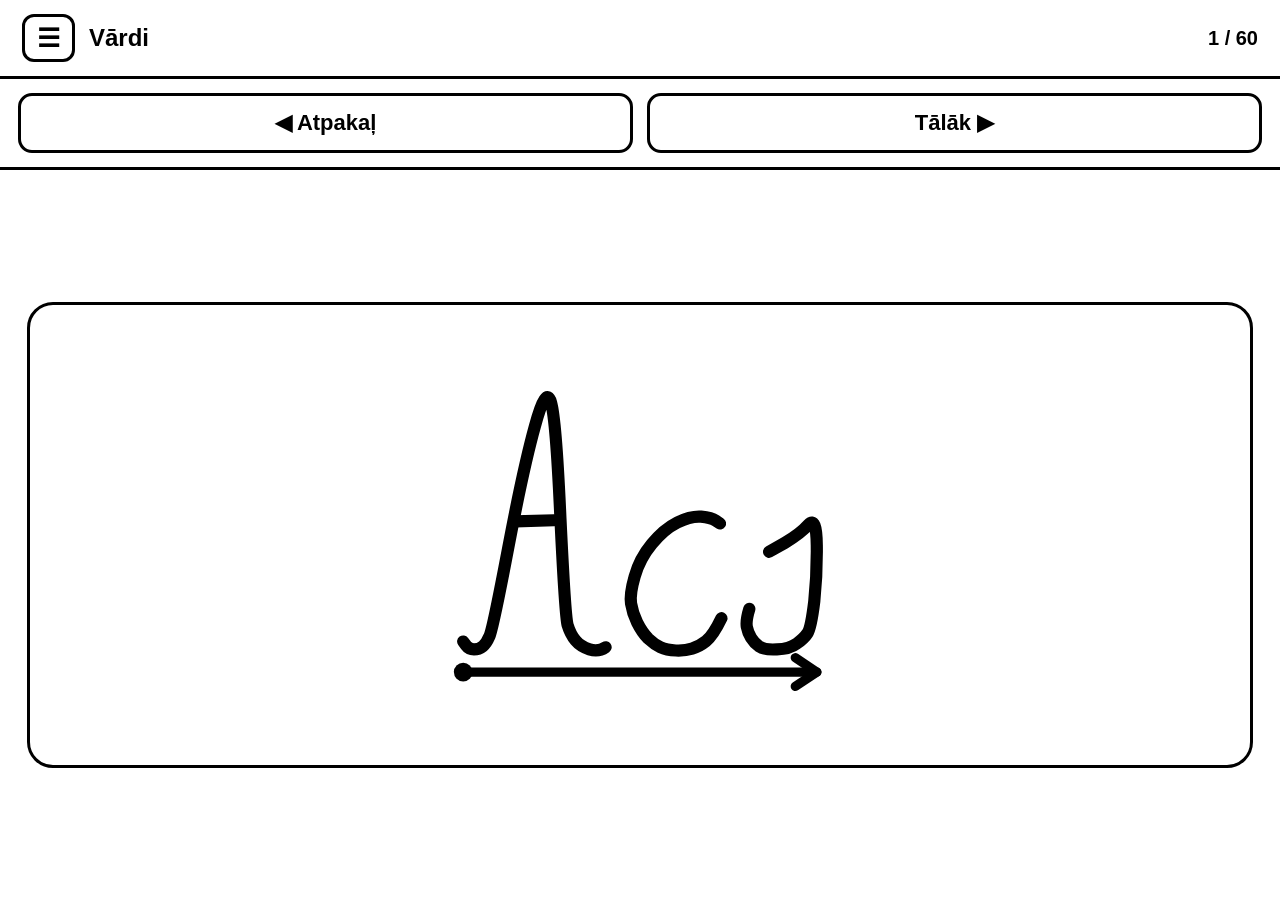
<file: vardi.html>
<!DOCTYPE html>
<html lang="lv">
<head>
<meta charset="utf-8">
<meta name="viewport" content="width=device-width, initial-scale=1, maximum-scale=1, user-scalable=no">
<title>Vārdi</title>
<style>
  :root{
    --ink:#000; --paper:#fff; --guide:#9a9a9a; --bw:3px;
  }
  *{box-sizing:border-box; -webkit-tap-highlight-color:transparent;}
  html,body{margin:0;background:var(--paper);color:var(--ink);
    font-family:"Segoe UI",Arial,Helvetica,sans-serif;overflow:hidden;
    touch-action:none;user-select:none;-webkit-user-select:none;
    -webkit-text-size-adjust:100%;}
  #app{display:flex;flex-direction:column;height:100vh;height:100dvh;
    padding:env(safe-area-inset-top) env(safe-area-inset-right)
            env(safe-area-inset-bottom) env(safe-area-inset-left);}

  header{display:flex;align-items:center;gap:clamp(8px,2vw,14px);
    padding:clamp(6px,1.6vmin,14px) clamp(10px,2.5vw,22px);
    border-bottom:var(--bw) solid var(--line);flex:0 0 auto;}
  header .title{font-size:clamp(16px,3.4vmin,24px);font-weight:800;
    flex:1 1 auto;min-width:0;white-space:nowrap;overflow:hidden;text-overflow:ellipsis;}
  header .prog{font-size:clamp(13px,2.6vmin,20px);font-weight:700;
    white-space:nowrap;font-variant-numeric:tabular-nums;flex:0 0 auto;}
  .iconbtn{font-size:clamp(18px,3.4vmin,26px);line-height:1;font-weight:700;
    padding:clamp(4px,1vmin,8px) clamp(8px,1.6vw,12px);
    border:var(--bw) solid var(--line);background:var(--paper);color:var(--ink);
    border-radius:clamp(8px,1.4vmin,12px);cursor:pointer;flex:0 0 auto;
    touch-action:manipulation;}
  .iconbtn:active,.iconbtn.active{background:var(--sel);color:var(--onsel);}

  /* action bar (top, so a resting wrist can't hit it — same as raksti) */
  #actionbar{display:flex;flex-wrap:nowrap;gap:clamp(6px,1.2vw,14px);
    align-items:center;justify-content:center;
    padding:clamp(8px,1.6vmin,14px) clamp(6px,1.5vw,18px);
    border-bottom:var(--bw) solid var(--line);flex:0 0 auto;}
  #actionbar button{flex:1 1 0;min-width:0;white-space:nowrap;
    font-size:clamp(14px,2.6vmin,22px);font-weight:700;
    padding:clamp(9px,1.6vmin,14px) clamp(6px,1.5vw,18px);
    border:var(--bw) solid var(--line);background:var(--paper);color:var(--ink);
    border-radius:clamp(9px,1.6vmin,14px);cursor:pointer;touch-action:manipulation;}
  #actionbar button:active{background:var(--sel);color:var(--onsel);}

  #stage{flex:1 1 auto;min-height:0;display:flex;align-items:center;
    justify-content:center;padding:clamp(12px,3vmin,30px);}
  /* the syllable card — bordered like the reference, accent per syllable */
  #card{--accent:var(--line);
    width:min(94%,640px);border:var(--bw) solid var(--accent);
    border-radius:clamp(14px,3vmin,26px);background:var(--paper);
    padding:clamp(8px,2vmin,20px);
    display:flex;align-items:center;justify-content:center;}
  #syl{display:block;width:100%;height:auto;overflow:visible;}
  .glyph{fill:none;stroke:var(--ink);stroke-width:3.4;
    stroke-linecap:round;stroke-linejoin:round;}
  .ptext{font-family:"Segoe UI",Arial,Helvetica,sans-serif;
    font-size:100px;font-weight:500;fill:var(--ink);}
  /* Doman method: big red words, black border, no baseline */
  #card.doman .glyph{stroke:#e11d48;stroke-width:4.2;}
  #card.doman .ptext{fill:#e11d48;}
  .uline{fill:none;stroke:var(--accent);stroke-width:2.6;
    stroke-linecap:round;stroke-linejoin:round;}
  .udot{fill:var(--accent);}

  /* drawer (left) */
  #backdrop{position:fixed;inset:0;background:rgba(0,0,0,.35);z-index:15;
    opacity:0;pointer-events:none;transition:opacity .22s ease;}
  #backdrop.open{opacity:1;pointer-events:auto;}
  #menu{position:fixed;top:0;left:0;bottom:0;z-index:20;width:min(88vw,340px);
    background:var(--paper);border-right:var(--bw) solid var(--line);
    display:flex;flex-direction:column;transform:translateX(-100%);
    visibility:hidden;transition:transform .22s ease, visibility 0s linear .22s;}
  #menu.open{transform:translateX(0);visibility:visible;
    transition:transform .22s ease, visibility 0s;}
  @media (prefers-reduced-motion:reduce){ #menu,#backdrop{transition:none;} }
  .menu-head{display:flex;align-items:center;gap:clamp(8px,2vw,14px);flex:0 0 auto;
    padding:clamp(8px,1.8vmin,14px) clamp(10px,2.5vw,18px);
    padding-top:calc(clamp(8px,1.8vmin,14px) + env(safe-area-inset-top));
    border-bottom:var(--bw) solid var(--line);}
  .menu-head .t{font-size:clamp(15px,3vmin,22px);font-weight:800;flex:1 1 auto;
    min-width:0;white-space:nowrap;overflow:hidden;text-overflow:ellipsis;}
  .menu-body{flex:1 1 auto;min-height:0;overflow-y:auto;touch-action:pan-y;
    padding:clamp(10px,2.4vmin,18px);
    padding-bottom:calc(clamp(10px,2.4vmin,18px) + env(safe-area-inset-bottom));
    display:flex;flex-direction:column;gap:clamp(12px,2.6vmin,18px);}
  .cbtn{font-size:clamp(14px,2.4vmin,19px);font-weight:700;text-align:center;
    text-decoration:none;padding:clamp(9px,1.8vmin,13px) clamp(10px,2vw,16px);
    border:var(--bw) solid var(--line);background:var(--paper);color:var(--ink);
    border-radius:clamp(9px,1.6vmin,13px);cursor:pointer;touch-action:manipulation;
    display:block;}
  .cbtn:active,.cbtn.active{background:var(--sel);color:var(--onsel);}
  .lbl{font-size:clamp(12px,2vmin,16px);font-weight:700;color:var(--guide);
    text-transform:uppercase;letter-spacing:.5px;}
  .row{display:flex;gap:clamp(6px,1.4vw,10px);}
  .row .cbtn{flex:1 1 0;min-width:0;}
  .ver{margin-top:auto;text-align:center;color:var(--guide);
    font-size:clamp(11px,1.8vmin,14px);padding-top:clamp(8px,2vmin,14px);
    font-variant-numeric:tabular-nums;}
  /* ⓘ info buttons + popup */
  .infobtn{width:clamp(18px,3vmin,24px);height:clamp(18px,3vmin,24px);min-width:0;
    padding:0;flex:0 0 auto;border-radius:50%;border:2px solid var(--guide);
    background:var(--paper);color:var(--guide);
    font:italic 700 clamp(11px,1.9vmin,14px)/1 Georgia,serif;
    display:inline-flex;align-items:center;justify-content:center;cursor:pointer;
    touch-action:manipulation;}
  .infobtn:active{background:var(--guide);color:var(--paper);}
  #infoPop{position:fixed;inset:0;z-index:40;background:rgba(0,0,0,.45);
    display:none;align-items:center;justify-content:center;padding:clamp(10px,4vmin,30px);}
  #infoPop.open{display:flex;}
  .info-card{background:var(--paper);border:var(--bw) solid var(--line);
    border-radius:clamp(10px,2vmin,18px);max-width:min(90vw,430px);max-height:80vh;
    overflow-y:auto;touch-action:pan-y;padding:clamp(12px,3vmin,22px);}
  .info-card .ih{display:flex;align-items:center;gap:10px;
    border-bottom:var(--bw) solid var(--line);padding-bottom:clamp(6px,1.5vmin,10px);
    margin-bottom:clamp(8px,2vmin,12px);}
  .info-card .ih .t{font-size:clamp(16px,3.2vmin,22px);font-weight:800;flex:1 1 auto;min-width:0;}
  .info-card p{margin:0 0 clamp(8px,2vmin,12px);font-size:clamp(14px,2.6vmin,18px);line-height:1.45;}
  .info-card p:last-child{margin-bottom:0;}
  /* Burtu izmērs slider (touch-action:auto — body sets none for the canvas era) */
  #sizeRange{-webkit-appearance:none;appearance:none;background:transparent;
    touch-action:auto;cursor:pointer;width:100%;height:clamp(20px,3.4vmin,28px);margin:0;}
  #sizeRange::-webkit-slider-runnable-track{height:var(--bw);background:var(--ink);border-radius:2px;}
  #sizeRange::-moz-range-track{height:var(--bw);background:var(--ink);border-radius:2px;}
  #sizeRange::-webkit-slider-thumb{-webkit-appearance:none;appearance:none;
    width:clamp(18px,3.2vmin,26px);height:clamp(18px,3.2vmin,26px);border-radius:50%;
    background:var(--paper);border:var(--bw) solid var(--line);
    margin-top:calc(var(--bw)/2 - clamp(18px,3.2vmin,26px)/2);}
  #sizeRange::-moz-range-thumb{width:clamp(18px,3.2vmin,26px);height:clamp(18px,3.2vmin,26px);
    border-radius:50%;background:var(--paper);border:var(--bw) solid var(--line);box-sizing:border-box;}
</style>
<link rel="stylesheet" href="theme.css?v=683169c">
<script src="theme.js?v=683169c"></script>
</head>
<body>
<div id="app">
  <header>
    <button class="iconbtn" id="menuBtn" aria-label="Izvēlne"
            aria-controls="menu" aria-expanded="false">☰</button>
    <div class="title">Vārdi</div>
    <div class="prog" id="prog">1 / 1</div>
  </header>
  <nav id="actionbar">
    <button id="prev">◀ Atpakaļ</button>
    <button id="next">Tālāk ▶</button>
  </nav>
  <div id="stage">
    <div id="card">
      <svg id="syl" preserveAspectRatio="xMidYMid meet" role="img"></svg>
    </div>
  </div>
</div>

<div id="backdrop"></div>
<aside id="menu" aria-labelledby="menuTitle">
  <div class="menu-head">
    <button class="iconbtn" id="menuClose" aria-label="Aizvērt">✕</button>
    <span class="t" id="menuTitle">Izvēlne</span>
  </div>
  <div class="menu-body">
    <a class="cbtn" href="index.html">🏠 Sākums</a>
    <div>
      <div class="row" style="align-items:center"><span class="lbl" style="flex:1 1 auto">Rakstīti burti</span><button class="infobtn" data-info="burti" aria-label="Skaidrojums">i</button></div>
      <div class="row" style="margin-top:8px">
        <button class="cbtn" data-case="upper">ABC</button>
        <button class="cbtn" data-case="lower">abc</button>
        <button class="cbtn" data-case="mixed">Abc</button>
      </div>
    </div>
    <div>
      <div class="row" style="align-items:center"><span class="lbl" style="flex:1 1 auto">Drukāti burti</span><button class="infobtn" data-info="burti" aria-label="Skaidrojums">i</button></div>
      <div class="row" style="margin-top:8px">
        <button class="cbtn" data-case="pupper">ABC</button>
        <button class="cbtn" data-case="plower">abc</button>
        <button class="cbtn" data-case="pmixed">Abc</button>
      </div>
    </div>
    <div>
      <div class="row" style="align-items:center"><span class="lbl" style="flex:1 1 auto">Burtu izmērs</span><button class="infobtn" data-info="izmers" aria-label="Skaidrojums">i</button></div>
      <div class="row" style="margin-top:8px">
        <input type="range" id="sizeRange" min="60" max="100" step="5" value="100" aria-label="Burtu izmērs">
      </div>
    </div>
    <div>
      <div class="row" style="align-items:center"><span class="lbl" style="flex:1 1 auto">Vārdi</span><button class="infobtn" data-info="nejausi" aria-label="Skaidrojums">i</button></div>
      <div class="row" style="margin-top:8px">
        <button class="cbtn" id="randBtn" aria-pressed="false">🎲 Nejauši</button>
      </div>
    </div>
    <div>
      <div class="row" style="align-items:center"><span class="lbl" style="flex:1 1 auto">Domana princips</span><button class="infobtn" data-info="doman" aria-label="Skaidrojums">i</button></div>
      <div class="row" style="margin-top:8px">
        <button class="cbtn" id="domanBtn" aria-pressed="false">🔴 Domana princips</button>
      </div>
    </div>
    <div>
      <div class="row" style="align-items:center"><span class="lbl" style="flex:1 1 auto">Ekrāns</span><button class="infobtn" data-info="ekrans" aria-label="Skaidrojums">i</button></div>
      <div class="row" style="margin-top:8px">
        <button class="cbtn" data-theme-btn="eink">E-tinte</button>
        <button class="cbtn" data-theme-btn="color">Krāsains</button>
        <button class="cbtn" data-theme-btn="dark">Tumšs</button>
      </div>
    </div>
    <div class="ver" id="appVer"></div>
  </div>
</aside>

<div id="infoPop">
  <div class="info-card">
    <div class="ih"><span class="t" id="infoTitle"></span><button class="iconbtn" id="infoClose" aria-label="Aizvērt">✕</button></div>
    <div id="infoBody"></div>
  </div>
</div>

<script src="letters.js?v=683169c"></script>
<script>
"use strict";
(function () {
  var APPV = "683169c";
  var SVGNS = "http://www.w3.org/2000/svg";
  // Latvian words (uppercase), in the given order
  var SYL = ["ACS","AITA","AKA","ALGA","ASTE","AUSS","BĀKA","BITE","BIZE","DESA","EGLE","EZIS","FEJA","GOVS","IELA","INDE","JAKA","JŪRA","KĀJA","KŪLA","LAPA","ĻIPA","MAMMA","MATI","MĀJA","MĀSA","MĒLE","MUTE","NAGI","OGLE","OLIS","OME","OTA","PELE","PĪLE","POGA","PUĶE","PUPA","PŪCE","PŪKA","RASA","RATI","RĪSI","ROKA","ROZE","SĒTA","SOMA","SULA","SUNS","TAKA","TĒJA","TĒTIS","UPE","VĀLE","VĪLE","ZĀLE","ZEME","ZĪLE","ZOBI","ZUPA"];

  // char -> entry for both handwriting cases (letters.js). Latvian letters
  // case-map correctly with toUpperCase/toLowerCase (standard Unicode pairs).
  var ENT_U = {}, ENT_L = {};
  LETTERS_UPPER.forEach(function (e) { ENT_U[e.char] = e; });
  LETTERS_LOWER.forEach(function (e) { ENT_L[e.char] = e; });

  // calm accents (card border + underline only — the letters stay ink)
  var PALETTE = ["#d0675f", "#4f86c6", "#4f9d69", "#d39a3a", "#3f93a8", "#8f74c4"];

  var svg  = document.getElementById("syl");
  var card = document.getElementById("card");
  var prog = document.getElementById("prog");
  var GAP = 7, PAD = 8, ULINE = 6;   // letter gap, viewbox pad, underline drop
  // fixed design canvas -> uniform card size; content is centred inside,
  // so a short item (e.g. "fo") sits normal-sized with margin, not zoomed.
  var CANVAS_W = 330, CANVAS_H = 118;

  // display style: handwritten "upper" / "lower", or "print" (standard font,
  // shown in the list's natural case). Per-page key, remembered independently.
  var mode = localStorage.getItem("lv_var_case") || "mixed";   // default: handwritten Abc
  if (["upper", "lower", "mixed", "pupper", "plower", "pmixed"].indexOf(mode) < 0) mode = "mixed";
  // "mixed" = handwritten, first letter capital, the rest lowercase. letters.js
  // capitals sit ~5 units lower than the lowercase baseline (86.9 vs 81.8
  // median), so the capital is lifted to share the lowercase baseline.
  var CAP_DY = -5;

  var idx = parseInt(localStorage.getItem("lv_var") || "0", 10);
  if (!(idx >= 0 && idx < SYL.length)) idx = 0;

  function groupFor(ch, table) {
    var g = document.createElementNS(SVGNS, "g");
    var e = table[ch];
    if (e) strokesFor(e).forEach(function (d) {
      var p = document.createElementNS(SVGNS, "path");
      p.setAttribute("d", d);
      p.setAttribute("class", "glyph");
      g.appendChild(p);
    });
    return g;
  }

  function render() {
    var raw = SYL[idx];
    var isPrint = (mode === "pupper" || mode === "plower" || mode === "pmixed");
    var upper = (mode === "upper" || mode === "pupper");
    var mixed = (mode === "mixed");
    var text = (mixed || mode === "pmixed") ? raw.charAt(0).toUpperCase() + raw.slice(1).toLowerCase()
             : upper ? raw.toUpperCase() : raw.toLowerCase();
    prog.textContent = (idx + 1) + " / " + SYL.length;
    svg.setAttribute("aria-label", text);
    while (svg.firstChild) svg.removeChild(svg.firstChild);

    var totalW, yTop, yBot;
    if (isPrint) {
      // printed letters: one standard-font text node, measured like the glyphs
      var t = document.createElementNS(SVGNS, "text");
      t.setAttribute("class", "ptext");
      t.setAttribute("x", 0); t.setAttribute("y", 0);
      t.textContent = text;
      svg.appendChild(t);
      var tb = t.getBBox();
      t.setAttribute("transform", "translate(" + (-tb.x) + "," + (-tb.y) + ")");
      totalW = tb.width; yTop = 0; yBot = tb.height;
    } else {
      // handwriting: one group per letter, packed left->right by measured width.
      // getBBox is exact because the stage is visible when this runs.
      var cursor = 0; yTop = Infinity; yBot = -Infinity;
      text.split("").forEach(function (ch, i) {
        var cap = mixed ? i === 0 : upper;
        var dy = (mixed && cap) ? CAP_DY : 0;
        var g = groupFor(ch, cap ? ENT_U : ENT_L); svg.appendChild(g);
        var b = g.getBBox();
        g.setAttribute("transform", "translate(" + (cursor - b.x) + "," + dy + ")");
        cursor += b.width + GAP;
        if (b.y + dy < yTop) yTop = b.y + dy;
        if (b.y + dy + b.height > yBot) yBot = b.y + dy + b.height;
      });
      totalW = cursor - GAP;
    }
    var uy = yBot + ULINE;

    // directional underline (hidden in Doman mode)
    if (!domanOn) {
        var dot = document.createElementNS(SVGNS, "circle");
        dot.setAttribute("cx", 0); dot.setAttribute("cy", uy);
        dot.setAttribute("r", 2.6); dot.setAttribute("class", "udot");
        svg.appendChild(dot);
        var ln = document.createElementNS(SVGNS, "path");
        ln.setAttribute("d", "M0," + uy + " L" + totalW + "," + uy);
        ln.setAttribute("class", "uline");
        svg.appendChild(ln);
        var ah = document.createElementNS(SVGNS, "path");
        ah.setAttribute("d", "M" + (totalW - 6) + "," + (uy - 4) +
                        " L" + totalW + "," + uy + " L" + (totalW - 6) + "," + (uy + 4));
        ah.setAttribute("class", "uline");
        svg.appendChild(ah);
    }

    // uniform card: fixed canvas, expanded only if an item is wider than it
    // (aspect kept constant so every card renders the same size)
    var vbW = Math.max(CANVAS_W, totalW + 2 * PAD);
    var vbH = vbW * CANVAS_H / CANVAS_W;
    var vbX = totalW / 2 - vbW / 2;
    var vbY = (yTop + uy) / 2 - vbH / 2;
    svg.setAttribute("viewBox", vbX + " " + vbY + " " + vbW + " " + vbH);

    if (domanOn) card.style.setProperty("--accent", "var(--ink)");   // Doman: ink border
    else if (document.documentElement.hasAttribute("data-theme"))   // Krāsains + Tumšs
      card.style.setProperty("--accent", PALETTE[idx % PALETTE.length]);
    else card.style.removeProperty("--accent");

    localStorage.setItem("lv_var", String(idx));
  }

  // Nejauši is a MODE toggle: when on, Tālāk picks a random syllable.
  // A small history lets Atpakaļ return to what was actually shown.
  var randOn = localStorage.getItem("lv_var_rand") === "1";
  var domanOn = localStorage.getItem("lv_var_doman") === "1";
  var hist = [idx], hpos = 0;

  function show(i) { idx = i; render(); }
  function randomOther() {
    if (SYL.length < 2) return idx;
    var n = idx;
    while (n === idx) n = Math.floor(Math.random() * SYL.length);
    return n;
  }
  function next() {
    if (hpos < hist.length - 1) { hpos++; show(hist[hpos]); return; }  // forward in history
    var n = randOn ? randomOther() : (idx + 1) % SYL.length;
    hist.push(n);
    if (hist.length > 400) hist.shift();   // bound the session history
    hpos = hist.length - 1;
    show(n);
  }
  function prev() {
    if (hpos > 0) { hpos--; show(hist[hpos]); return; }               // back through history
    var n = randOn ? randomOther() : (idx - 1 + SYL.length) % SYL.length;
    hist.unshift(n); hpos = 0;
    show(n);
  }

  document.getElementById("prev").addEventListener("click", prev);
  document.getElementById("next").addEventListener("click", next);

  var randBtn = document.getElementById("randBtn");
  function updateRandBtn() { randBtn.classList.toggle("active", randOn); }
  randBtn.addEventListener("click", function () {
    randOn = !randOn;
    localStorage.setItem("lv_var_rand", randOn ? "1" : "0");
    updateRandBtn();   // stays in the drawer so the on/off state is visible
  });

  // drawer
  var menu = document.getElementById("menu");
  var backdrop = document.getElementById("backdrop");
  var menuBtn = document.getElementById("menuBtn");
  var menuOpen = false;
  function setMenu(open) {
    menuOpen = open;
    menu.classList.toggle("open", open);
    backdrop.classList.toggle("open", open);
    menuBtn.setAttribute("aria-expanded", open ? "true" : "false");
    menuBtn.classList.toggle("active", open);
  }
  menuBtn.addEventListener("click", function () { setMenu(!menuOpen); });
  document.getElementById("menuClose").addEventListener("click", function () { setMenu(false); });
  backdrop.addEventListener("click", function () { setMenu(false); });
  document.addEventListener("keydown", function (e) {
    if (e.key === "Escape" && infoPop.classList.contains("open")) infoPop.classList.remove("open");
    else if (e.key === "Escape" && menuOpen) setMenu(false);
    else if (e.key === "ArrowRight") next();
    else if (e.key === "ArrowLeft") prev();
  });

  // theme toggle (shared lv_theme; re-render to recolour the accent)
  function applyTheme() {
    LVTheme.apply();   // data-theme + active buttons (theme.js)
    render();
  }
  document.addEventListener("lvtheme", applyTheme);   // theme.js handles the buttons

  function updateCaseBtns() {
    document.querySelectorAll("[data-case]").forEach(function (b) {
      b.classList.toggle("active", b.getAttribute("data-case") === mode);
    });
  }
  document.querySelectorAll("[data-case]").forEach(function (b) {
    b.addEventListener("click", function () {
      mode = b.getAttribute("data-case");
      localStorage.setItem("lv_var_case", mode);
      updateCaseBtns();
      render();
    });
  });

  // Burtu izmērs — scales the whole card 60–100% (shared: lv_flsize)
  var appEl = document.getElementById("app");
  var stageEl = document.getElementById("stage");
  var sizeRange = document.getElementById("sizeRange");
  var sizeV = parseInt(localStorage.getItem("lv_flsize") || "100", 10);
  if (!(sizeV >= 60 && sizeV <= 100)) sizeV = 100;
  // Fit the card to the available stage (bounded by BOTH width and height so
  // it never overflows), scaled by the slider. 100% = as big as fits, so the
  // letters are large on a PC monitor and on the BOOX alike.
  function applySize() {
    var vh = (window.visualViewport && window.visualViewport.height) || window.innerHeight;
    appEl.style.height = Math.round(vh) + "px";       // dvh is unreliable on e-ink
    var r = stageEl.getBoundingClientRect();
    var aspect = CANVAS_W / CANVAS_H;
    var base = Math.min(r.width * 0.98, r.height * 0.95 * aspect);
    if (base > 0) card.style.width = Math.round(base * (sizeV / 100)) + "px";
  }
  sizeRange.value = sizeV;
  sizeRange.addEventListener("input", function () {
    sizeV = parseInt(sizeRange.value, 10);
    localStorage.setItem("lv_flsize", String(sizeV));
    applySize();
  });
  var rzt;
  function onFit() { clearTimeout(rzt); rzt = setTimeout(applySize, 120); }
  window.addEventListener("resize", onFit);
  window.addEventListener("orientationchange", function () { setTimeout(applySize, 250); });
  if (window.visualViewport) window.visualViewport.addEventListener("resize", onFit);
  window.addEventListener("load", function () { setTimeout(applySize, 300); });

  // ⓘ explanations
  var INFO = {
    burti: { t: "Burti", p: [
      "ABC / abc — rakstītie burti (kā raksta ar roku), lielie vai mazie.",
      "Abc — pirmais burts lielais, pārējie mazie.",
      "Drukāti — kā burti izskatās grāmatā (ABC, abc vai Abc)."] },
    nejausi: { t: "Nejauši", p: [
      "Ieslēdz nejaušo secību — tad ▶ rāda nejaušu, nevis nākamo pēc kārtas.",
      "Nospied vēlreiz, lai izslēgtu."] },
    izmers: { t: "Burtu izmērs", p: [
      "Cik lieli burti redzami ekrānā."] },
    ekrans: { t: "Ekrāns", p: [
      "E-tinte — augsts kontrasts (melns/balts) e-tintes planšetēm.",
      "Krāsains — mierīgas krāsas parastiem (LED/OLED) ekrāniem.",
      "Tumšs — gaiši burti uz tumša fona, vakaram un tumšai telpai."] },
    doman: { t: "Domana princips", p: [
      "Lasīšanas metode maziem bērniem: liels vārds sarkanā krāsā uz balta.",
      "Ieslēdz — burti kļūst sarkani, rāmis melns, svītra pazūd. Nospied vēlreiz, lai izslēgtu."] },
  };
  var infoPop = document.getElementById("infoPop");
  var infoTitle = document.getElementById("infoTitle");
  var infoBody = document.getElementById("infoBody");
  function openInfo(key) {
    var inf = INFO[key]; if (!inf) return;
    infoTitle.textContent = inf.t;
    infoBody.textContent = "";
    inf.p.forEach(function (line) {
      var el = document.createElement("p"); el.textContent = line; infoBody.appendChild(el);
    });
    infoPop.classList.add("open");
  }
  document.querySelectorAll(".infobtn").forEach(function (b) {
    b.addEventListener("click", function () { openInfo(b.getAttribute("data-info")); });
  });
  document.getElementById("infoClose").addEventListener("click", function () {
    infoPop.classList.remove("open");
  });
  infoPop.addEventListener("click", function (e) {
    if (e.target === infoPop) infoPop.classList.remove("open");
  });

  var domanBtn = document.getElementById("domanBtn");
  function updateDomanBtn() {
    domanBtn.classList.toggle("active", domanOn);
    card.classList.toggle("doman", domanOn);
  }
  domanBtn.addEventListener("click", function () {
    domanOn = !domanOn;
    localStorage.setItem("lv_var_doman", domanOn ? "1" : "0");
    updateDomanBtn();
    render();
  });

  document.getElementById("appVer").textContent = "Versija: " + APPV;
  updateRandBtn();
  updateCaseBtns();
  updateDomanBtn();
  applySize();
  applyTheme();   // also does the first render
})();
</script>
</body>
</html>
</file>
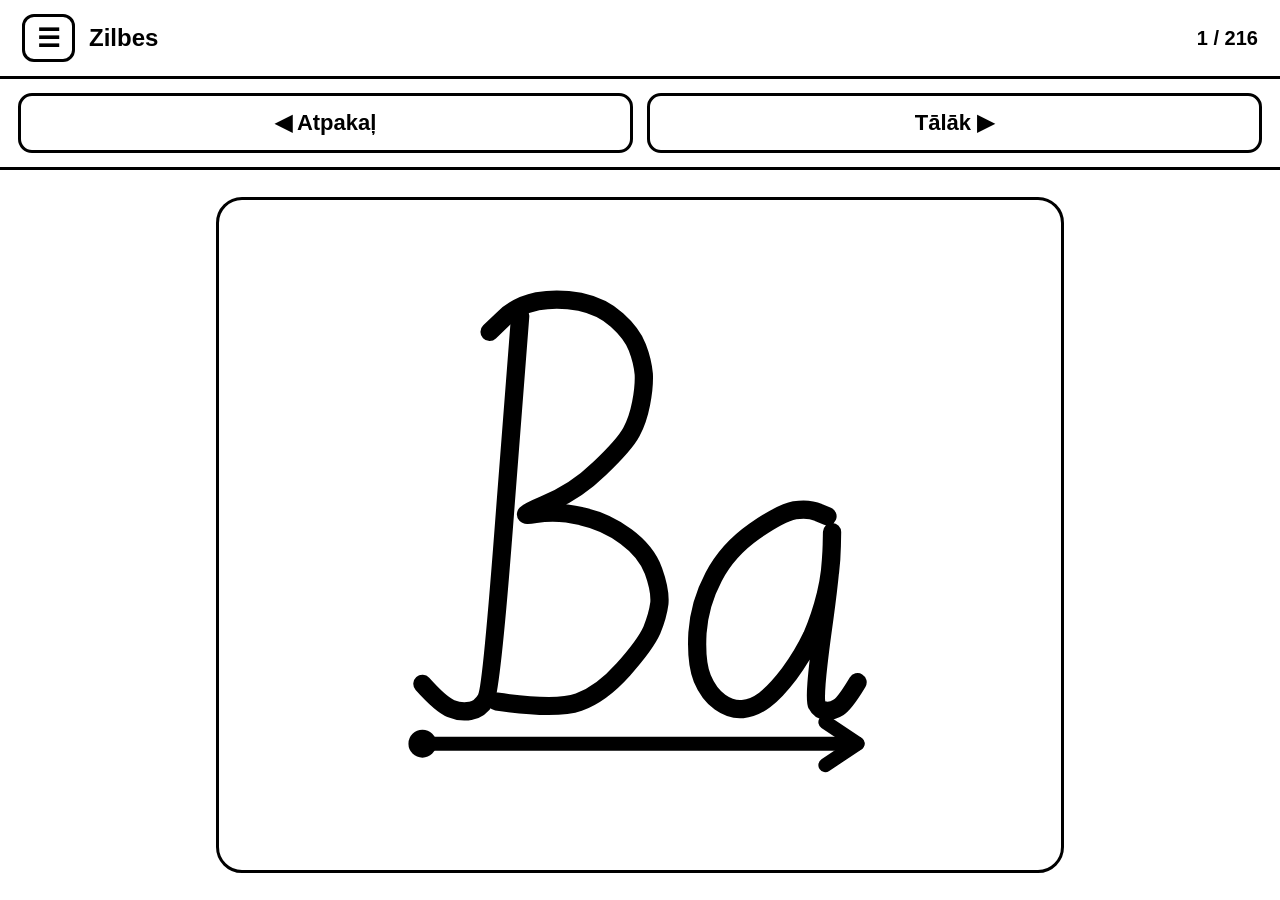
<file: zilbes.html>
<!DOCTYPE html>
<html lang="lv">
<head>
<meta charset="utf-8">
<meta name="viewport" content="width=device-width, initial-scale=1, maximum-scale=1, user-scalable=no">
<title>Zilbes</title>
<style>
  :root{
    --ink:#000; --paper:#fff; --guide:#9a9a9a; --bw:3px;
  }
  *{box-sizing:border-box; -webkit-tap-highlight-color:transparent;}
  html,body{margin:0;background:var(--paper);color:var(--ink);
    font-family:"Segoe UI",Arial,Helvetica,sans-serif;overflow:hidden;
    touch-action:none;user-select:none;-webkit-user-select:none;
    -webkit-text-size-adjust:100%;}
  #app{display:flex;flex-direction:column;height:100vh;height:100dvh;
    padding:env(safe-area-inset-top) env(safe-area-inset-right)
            env(safe-area-inset-bottom) env(safe-area-inset-left);}

  header{display:flex;align-items:center;gap:clamp(8px,2vw,14px);
    padding:clamp(6px,1.6vmin,14px) clamp(10px,2.5vw,22px);
    border-bottom:var(--bw) solid var(--line);flex:0 0 auto;}
  header .title{font-size:clamp(16px,3.4vmin,24px);font-weight:800;
    flex:1 1 auto;min-width:0;white-space:nowrap;overflow:hidden;text-overflow:ellipsis;}
  header .prog{font-size:clamp(13px,2.6vmin,20px);font-weight:700;
    white-space:nowrap;font-variant-numeric:tabular-nums;flex:0 0 auto;}
  .iconbtn{font-size:clamp(18px,3.4vmin,26px);line-height:1;font-weight:700;
    padding:clamp(4px,1vmin,8px) clamp(8px,1.6vw,12px);
    border:var(--bw) solid var(--line);background:var(--paper);color:var(--ink);
    border-radius:clamp(8px,1.4vmin,12px);cursor:pointer;flex:0 0 auto;
    touch-action:manipulation;}
  .iconbtn:active,.iconbtn.active{background:var(--sel);color:var(--onsel);}

  /* action bar (top, so a resting wrist can't hit it — same as raksti) */
  #actionbar{display:flex;flex-wrap:nowrap;gap:clamp(6px,1.2vw,14px);
    align-items:center;justify-content:center;
    padding:clamp(8px,1.6vmin,14px) clamp(6px,1.5vw,18px);
    border-bottom:var(--bw) solid var(--line);flex:0 0 auto;}
  #actionbar button{flex:1 1 0;min-width:0;white-space:nowrap;
    font-size:clamp(14px,2.6vmin,22px);font-weight:700;
    padding:clamp(9px,1.6vmin,14px) clamp(6px,1.5vw,18px);
    border:var(--bw) solid var(--line);background:var(--paper);color:var(--ink);
    border-radius:clamp(9px,1.6vmin,14px);cursor:pointer;touch-action:manipulation;}
  #actionbar button:active{background:var(--sel);color:var(--onsel);}

  #stage{flex:1 1 auto;min-height:0;display:flex;align-items:center;
    justify-content:center;padding:clamp(12px,3vmin,30px);}
  /* the syllable card — bordered like the reference, accent per syllable */
  #card{--accent:var(--line);
    width:min(94%,640px);border:var(--bw) solid var(--accent);
    border-radius:clamp(14px,3vmin,26px);background:var(--paper);
    padding:clamp(8px,2vmin,20px);
    display:flex;align-items:center;justify-content:center;}
  #syl{display:block;width:100%;height:auto;overflow:visible;}
  .glyph{fill:none;stroke:var(--ink);stroke-width:3.4;
    stroke-linecap:round;stroke-linejoin:round;}
  .ptext{font-family:"Segoe UI",Arial,Helvetica,sans-serif;
    font-size:100px;font-weight:500;fill:var(--ink);}
  .uline{fill:none;stroke:var(--accent);stroke-width:2.6;
    stroke-linecap:round;stroke-linejoin:round;}
  .udot{fill:var(--accent);}

  /* drawer (left) */
  #backdrop{position:fixed;inset:0;background:rgba(0,0,0,.35);z-index:15;
    opacity:0;pointer-events:none;transition:opacity .22s ease;}
  #backdrop.open{opacity:1;pointer-events:auto;}
  #menu{position:fixed;top:0;left:0;bottom:0;z-index:20;width:min(88vw,340px);
    background:var(--paper);border-right:var(--bw) solid var(--line);
    display:flex;flex-direction:column;transform:translateX(-100%);
    visibility:hidden;transition:transform .22s ease, visibility 0s linear .22s;}
  #menu.open{transform:translateX(0);visibility:visible;
    transition:transform .22s ease, visibility 0s;}
  @media (prefers-reduced-motion:reduce){ #menu,#backdrop{transition:none;} }
  .menu-head{display:flex;align-items:center;gap:clamp(8px,2vw,14px);flex:0 0 auto;
    padding:clamp(8px,1.8vmin,14px) clamp(10px,2.5vw,18px);
    padding-top:calc(clamp(8px,1.8vmin,14px) + env(safe-area-inset-top));
    border-bottom:var(--bw) solid var(--line);}
  .menu-head .t{font-size:clamp(15px,3vmin,22px);font-weight:800;flex:1 1 auto;
    min-width:0;white-space:nowrap;overflow:hidden;text-overflow:ellipsis;}
  .menu-body{flex:1 1 auto;min-height:0;overflow-y:auto;touch-action:pan-y;
    padding:clamp(10px,2.4vmin,18px);
    padding-bottom:calc(clamp(10px,2.4vmin,18px) + env(safe-area-inset-bottom));
    display:flex;flex-direction:column;gap:clamp(12px,2.6vmin,18px);}
  .cbtn{font-size:clamp(14px,2.4vmin,19px);font-weight:700;text-align:center;
    text-decoration:none;padding:clamp(9px,1.8vmin,13px) clamp(10px,2vw,16px);
    border:var(--bw) solid var(--line);background:var(--paper);color:var(--ink);
    border-radius:clamp(9px,1.6vmin,13px);cursor:pointer;touch-action:manipulation;
    display:block;}
  .cbtn:active,.cbtn.active{background:var(--sel);color:var(--onsel);}
  .lbl{font-size:clamp(12px,2vmin,16px);font-weight:700;color:var(--guide);
    text-transform:uppercase;letter-spacing:.5px;}
  .row{display:flex;gap:clamp(6px,1.4vw,10px);}
  .row .cbtn{flex:1 1 0;min-width:0;}
  .ver{margin-top:auto;text-align:center;color:var(--guide);
    font-size:clamp(11px,1.8vmin,14px);padding-top:clamp(8px,2vmin,14px);
    font-variant-numeric:tabular-nums;}
  /* ⓘ info buttons + popup */
  .infobtn{width:clamp(18px,3vmin,24px);height:clamp(18px,3vmin,24px);min-width:0;
    padding:0;flex:0 0 auto;border-radius:50%;border:2px solid var(--guide);
    background:var(--paper);color:var(--guide);
    font:italic 700 clamp(11px,1.9vmin,14px)/1 Georgia,serif;
    display:inline-flex;align-items:center;justify-content:center;cursor:pointer;
    touch-action:manipulation;}
  .infobtn:active{background:var(--guide);color:var(--paper);}
  #infoPop{position:fixed;inset:0;z-index:40;background:rgba(0,0,0,.45);
    display:none;align-items:center;justify-content:center;padding:clamp(10px,4vmin,30px);}
  #infoPop.open{display:flex;}
  .info-card{background:var(--paper);border:var(--bw) solid var(--line);
    border-radius:clamp(10px,2vmin,18px);max-width:min(90vw,430px);max-height:80vh;
    overflow-y:auto;touch-action:pan-y;padding:clamp(12px,3vmin,22px);}
  .info-card .ih{display:flex;align-items:center;gap:10px;
    border-bottom:var(--bw) solid var(--line);padding-bottom:clamp(6px,1.5vmin,10px);
    margin-bottom:clamp(8px,2vmin,12px);}
  .info-card .ih .t{font-size:clamp(16px,3.2vmin,22px);font-weight:800;flex:1 1 auto;min-width:0;}
  .info-card p{margin:0 0 clamp(8px,2vmin,12px);font-size:clamp(14px,2.6vmin,18px);line-height:1.45;}
  .info-card p:last-child{margin-bottom:0;}
  /* Burtu izmērs slider (touch-action:auto — body sets none for the canvas era) */
  #sizeRange{-webkit-appearance:none;appearance:none;background:transparent;
    touch-action:auto;cursor:pointer;width:100%;height:clamp(20px,3.4vmin,28px);margin:0;}
  #sizeRange::-webkit-slider-runnable-track{height:var(--bw);background:var(--ink);border-radius:2px;}
  #sizeRange::-moz-range-track{height:var(--bw);background:var(--ink);border-radius:2px;}
  #sizeRange::-webkit-slider-thumb{-webkit-appearance:none;appearance:none;
    width:clamp(18px,3.2vmin,26px);height:clamp(18px,3.2vmin,26px);border-radius:50%;
    background:var(--paper);border:var(--bw) solid var(--line);
    margin-top:calc(var(--bw)/2 - clamp(18px,3.2vmin,26px)/2);}
  #sizeRange::-moz-range-thumb{width:clamp(18px,3.2vmin,26px);height:clamp(18px,3.2vmin,26px);
    border-radius:50%;background:var(--paper);border:var(--bw) solid var(--line);box-sizing:border-box;}
</style>
<link rel="stylesheet" href="theme.css?v=683169c">
<script src="theme.js?v=683169c"></script>
</head>
<body>
<div id="app">
  <header>
    <button class="iconbtn" id="menuBtn" aria-label="Izvēlne"
            aria-controls="menu" aria-expanded="false">☰</button>
    <div class="title">Zilbes</div>
    <div class="prog" id="prog">1 / 1</div>
  </header>
  <nav id="actionbar">
    <button id="prev">◀ Atpakaļ</button>
    <button id="next">Tālāk ▶</button>
  </nav>
  <div id="stage">
    <div id="card">
      <svg id="syl" preserveAspectRatio="xMidYMid meet" role="img"></svg>
    </div>
  </div>
</div>

<div id="backdrop"></div>
<aside id="menu" aria-labelledby="menuTitle">
  <div class="menu-head">
    <button class="iconbtn" id="menuClose" aria-label="Aizvērt">✕</button>
    <span class="t" id="menuTitle">Izvēlne</span>
  </div>
  <div class="menu-body">
    <a class="cbtn" href="index.html">🏠 Sākums</a>
    <div>
      <div class="row" style="align-items:center"><span class="lbl" style="flex:1 1 auto">Līmenis</span><button class="infobtn" data-info="limenis" aria-label="Skaidrojums">i</button></div>
      <div class="row" style="margin-top:8px">
        <button class="cbtn" data-level="1">1</button>
        <button class="cbtn" data-level="2">2</button>
        <button class="cbtn" data-level="3">3</button>
        <button class="cbtn" data-level="4">4</button>
        <button class="cbtn" data-level="5">5</button>
      </div>
    </div>
    <div>
      <div class="row" style="align-items:center"><span class="lbl" style="flex:1 1 auto">Rakstīti burti</span><button class="infobtn" data-info="burti" aria-label="Skaidrojums">i</button></div>
      <div class="row" style="margin-top:8px">
        <button class="cbtn" data-case="upper">ABC</button>
        <button class="cbtn" data-case="lower">abc</button>
        <button class="cbtn" data-case="mixed">Abc</button>
      </div>
    </div>
    <div>
      <div class="row" style="align-items:center"><span class="lbl" style="flex:1 1 auto">Drukāti burti</span><button class="infobtn" data-info="burti" aria-label="Skaidrojums">i</button></div>
      <div class="row" style="margin-top:8px">
        <button class="cbtn" data-case="pupper">ABC</button>
        <button class="cbtn" data-case="plower">abc</button>
        <button class="cbtn" data-case="pmixed">Abc</button>
      </div>
    </div>
    <div>
      <div class="row" style="align-items:center"><span class="lbl" style="flex:1 1 auto">Burtu izmērs</span><button class="infobtn" data-info="izmers" aria-label="Skaidrojums">i</button></div>
      <div class="row" style="margin-top:8px">
        <input type="range" id="sizeRange" min="60" max="100" step="5" value="100" aria-label="Burtu izmērs">
      </div>
    </div>
    <div>
      <div class="row" style="align-items:center"><span class="lbl" style="flex:1 1 auto">Zilbes</span><button class="infobtn" data-info="nejausi" aria-label="Skaidrojums">i</button></div>
      <div class="row" style="margin-top:8px">
        <button class="cbtn" id="randBtn" aria-pressed="false">🎲 Nejauši</button>
      </div>
    </div>
    <div>
      <div class="row" style="align-items:center"><span class="lbl" style="flex:1 1 auto">Ekrāns</span><button class="infobtn" data-info="ekrans" aria-label="Skaidrojums">i</button></div>
      <div class="row" style="margin-top:8px">
        <button class="cbtn" data-theme-btn="eink">E-tinte</button>
        <button class="cbtn" data-theme-btn="color">Krāsains</button>
        <button class="cbtn" data-theme-btn="dark">Tumšs</button>
      </div>
    </div>
    <div class="ver" id="appVer"></div>
  </div>
</aside>

<div id="infoPop">
  <div class="info-card">
    <div class="ih"><span class="t" id="infoTitle"></span><button class="iconbtn" id="infoClose" aria-label="Aizvērt">✕</button></div>
    <div id="infoBody"></div>
  </div>
</div>

<script src="letters.js?v=683169c"></script>
<script>
"use strict";
(function () {
  var APPV = "683169c";
  var SVGNS = "http://www.w3.org/2000/svg";
  var CONS = "b c č d f g ģ h j k ķ l ļ m n ņ p r s š t v z ž".split(" ");
  var VOW  = "a ā e ē i ī o u ū".split(" ");
  // Level 1: every consonant + vowel, consonant-major (the reference list order)
  var L1 = [];
  CONS.forEach(function (c) { VOW.forEach(function (v) { L1.push(c + v); }); });
  // Levels 2–5: hand-picked, roughly the 1st-grade ābece order after open
  // syllables — closed, divskaņi, two-consonant onsets (+dz/dž), then harder.
  function W(str) { return str.toLowerCase().split(/\s+/).filter(Boolean); }
  var LEVELS = [null, L1,
    W("RA RE RI RO RU " +
      "AM AN AR AS AL AK AP AT AD AZ AŠ ĀR ĀS ĀM " +
      "EM EN ER ES EL ET EK EZ EP EI ĒD ĒR IM IN IR IS IL IT IK ĪS " +
      "UM UN UR US UL UT UK UZ ŪS OM ON OR OS OL OK OT " +
      "MAN TAS KAS PAR VAR BET TUR KUR ZEM SEN TEN KAM TAM NAV TIK NES VED DOT LEC MĒS JŪS " +
      "LAP MAL GAL SAL DAR KAR MIL VIL PIL SIL BUM GUL MAZ DUR SIR PUR MĀR"),
    W("AI AU EI IE UI " +
      "MAI LAI KAI SAI TAI RAI NAI DAI VAI GAI BAI ZAI " +
      "LAU SAU TAU RAU KAU JAU DAU MEI REI VEI TEI BEI " +
      "PIE TIE ZIE DIE LIE SIE RIE VIE NIE MIE BIE CIE ŠIE ČIE PUI KUI MUI"),
    W("BRA BRE BRI BRĀ BRĪ DRO DRĒ GRA GRĀ GRI KRĀ KRŪ KRI KRĒ PRA PRE PRĀ TRA TRE TRU TRĪ " +
      "BLA GLĀ GLU KLA KLU PLA PLŪ SLA SLI ŠĻŪ " +
      "SKA SKĀ SKO SKU SPĒ SPO STA STĀ STI STŪ SMA SVA SVE ZVA ZVE ZVĒ ŠĶĪ ŠĶĒ " +
      "DZE DZI DZĪ DZĒ DŽE DŽI DŽU"),
    W("STRĀ STRŪ STRĪ SPRĀ SKRŪ " +
      "BRAU KLAU PLAU GRAU DRAU TRAU SMAI SKAI STAI GRIE SPIE SNIE DZIE ZVIE PRIE KLIE SVIE " +
      "SKRIE STRAU SPRIE ZVAI KLUS SLIM BRĪV KRĀS PLĀN")];
  var level = parseInt(localStorage.getItem("lv_zil_lvl") || "1", 10);
  if (!(level >= 1 && level <= 5)) level = 1;
  var SYL = LEVELS[level];
  function idxKey() { return level === 1 ? "lv_zil" : "lv_zil_" + level; }  // L1 keeps the old key

  // char -> entry for both handwriting cases (letters.js). Latvian letters
  // case-map correctly with toUpperCase/toLowerCase (standard Unicode pairs).
  var ENT_U = {}, ENT_L = {};
  LETTERS_UPPER.forEach(function (e) { ENT_U[e.char] = e; });
  LETTERS_LOWER.forEach(function (e) { ENT_L[e.char] = e; });

  // calm accents (card border + underline only — the letters stay ink)
  var PALETTE = ["#d0675f", "#4f86c6", "#4f9d69", "#d39a3a", "#3f93a8", "#8f74c4"];

  var svg  = document.getElementById("syl");
  var card = document.getElementById("card");
  var prog = document.getElementById("prog");
  var GAP = 7, PAD = 8, ULINE = 6;   // letter gap, viewbox pad, underline drop
  // fixed design canvas -> uniform card size; content is centred inside,
  // so a short item (e.g. "fo") sits normal-sized with margin, not zoomed.
  var CANVAS_W = 150, CANVAS_H = 118;

  // display style: handwritten "upper" / "lower", or "print" (standard font,
  // shown in the list's natural case). Per-page key, remembered independently.
  var mode = localStorage.getItem("lv_zil_case") || "mixed";   // default: handwritten Abc
  if (["upper", "lower", "mixed", "pupper", "plower", "pmixed"].indexOf(mode) < 0) mode = "mixed";
  // "mixed" = handwritten, first letter capital, the rest lowercase. letters.js
  // capitals sit ~5 units lower than the lowercase baseline (86.9 vs 81.8
  // median), so the capital is lifted to share the lowercase baseline.
  var CAP_DY = -5;

  function loadIdx() {
    var i = parseInt(localStorage.getItem(idxKey()) || "0", 10);
    return (i >= 0 && i < SYL.length) ? i : 0;
  }
  var idx = loadIdx();

  function groupFor(ch, table) {
    var g = document.createElementNS(SVGNS, "g");
    var e = table[ch];
    if (e) strokesFor(e).forEach(function (d) {
      var p = document.createElementNS(SVGNS, "path");
      p.setAttribute("d", d);
      p.setAttribute("class", "glyph");
      g.appendChild(p);
    });
    return g;
  }

  function render() {
    var raw = SYL[idx];
    var isPrint = (mode === "pupper" || mode === "plower" || mode === "pmixed");
    var upper = (mode === "upper" || mode === "pupper");
    var mixed = (mode === "mixed");
    var text = (mixed || mode === "pmixed") ? raw.charAt(0).toUpperCase() + raw.slice(1).toLowerCase()
             : upper ? raw.toUpperCase() : raw.toLowerCase();
    prog.textContent = (idx + 1) + " / " + SYL.length;
    svg.setAttribute("aria-label", text);
    while (svg.firstChild) svg.removeChild(svg.firstChild);

    var totalW, yTop, yBot;
    if (isPrint) {
      // printed letters: one standard-font text node, measured like the glyphs
      var t = document.createElementNS(SVGNS, "text");
      t.setAttribute("class", "ptext");
      t.setAttribute("x", 0); t.setAttribute("y", 0);
      t.textContent = text;
      svg.appendChild(t);
      var tb = t.getBBox();
      t.setAttribute("transform", "translate(" + (-tb.x) + "," + (-tb.y) + ")");
      totalW = tb.width; yTop = 0; yBot = tb.height;
    } else {
      // handwriting: one group per letter, packed left->right by measured width.
      // getBBox is exact because the stage is visible when this runs.
      var cursor = 0; yTop = Infinity; yBot = -Infinity;
      text.split("").forEach(function (ch, i) {
        var cap = mixed ? i === 0 : upper;
        var dy = (mixed && cap) ? CAP_DY : 0;
        var g = groupFor(ch, cap ? ENT_U : ENT_L); svg.appendChild(g);
        var b = g.getBBox();
        g.setAttribute("transform", "translate(" + (cursor - b.x) + "," + dy + ")");
        cursor += b.width + GAP;
        if (b.y + dy < yTop) yTop = b.y + dy;
        if (b.y + dy + b.height > yBot) yBot = b.y + dy + b.height;
      });
      totalW = cursor - GAP;
    }
    var uy = yBot + ULINE;

    // directional underline: start dot (left) + line + arrowhead (right)
    var dot = document.createElementNS(SVGNS, "circle");
    dot.setAttribute("cx", 0); dot.setAttribute("cy", uy);
    dot.setAttribute("r", 2.6); dot.setAttribute("class", "udot");
    svg.appendChild(dot);
    var ln = document.createElementNS(SVGNS, "path");
    ln.setAttribute("d", "M0," + uy + " L" + totalW + "," + uy);
    ln.setAttribute("class", "uline");
    svg.appendChild(ln);
    var ah = document.createElementNS(SVGNS, "path");
    ah.setAttribute("d", "M" + (totalW - 6) + "," + (uy - 4) +
                    " L" + totalW + "," + uy + " L" + (totalW - 6) + "," + (uy + 4));
    ah.setAttribute("class", "uline");
    svg.appendChild(ah);

    // uniform card: fixed canvas, expanded only if an item is wider OR taller
    // than it (aspect kept constant so every card renders the same size).
    // Height covers the letters down to the arrowhead/dot under the line —
    // printed text's box already reaches the descent, so the arrow used to
    // hang below the canvas and get clipped on narrow items (IR, AI, ĪS).
    var cTop = yTop - 2, cBot = uy + 7;
    var vbW = Math.max(CANVAS_W, totalW + 2 * PAD, (cBot - cTop) * CANVAS_W / CANVAS_H);
    var vbH = vbW * CANVAS_H / CANVAS_W;
    var vbX = totalW / 2 - vbW / 2;
    var vbY = (cTop + cBot) / 2 - vbH / 2;
    svg.setAttribute("viewBox", vbX + " " + vbY + " " + vbW + " " + vbH);

    if (document.documentElement.hasAttribute("data-theme"))   // Krāsains + Tumšs
      card.style.setProperty("--accent", PALETTE[idx % PALETTE.length]);
    else card.style.removeProperty("--accent");

    localStorage.setItem(idxKey(), String(idx));
  }

  // Nejauši is a MODE toggle: when on, Tālāk picks a random syllable.
  // A small history lets Atpakaļ return to what was actually shown.
  var randOn = localStorage.getItem("lv_zil_rand") === "1";
  var hist = [idx], hpos = 0;

  function show(i) { idx = i; render(); }
  function randomOther() {
    if (SYL.length < 2) return idx;
    var n = idx;
    while (n === idx) n = Math.floor(Math.random() * SYL.length);
    return n;
  }
  function next() {
    if (hpos < hist.length - 1) { hpos++; show(hist[hpos]); return; }  // forward in history
    var n = randOn ? randomOther() : (idx + 1) % SYL.length;
    hist.push(n);
    if (hist.length > 400) hist.shift();   // bound the session history
    hpos = hist.length - 1;
    show(n);
  }
  function prev() {
    if (hpos > 0) { hpos--; show(hist[hpos]); return; }               // back through history
    var n = randOn ? randomOther() : (idx - 1 + SYL.length) % SYL.length;
    hist.unshift(n); hpos = 0;
    show(n);
  }

  document.getElementById("prev").addEventListener("click", prev);
  document.getElementById("next").addEventListener("click", next);

  function updateLevelBtns() {
    document.querySelectorAll("[data-level]").forEach(function (b) {
      b.classList.toggle("active", +b.getAttribute("data-level") === level);
    });
  }
  document.querySelectorAll("[data-level]").forEach(function (b) {
    b.addEventListener("click", function () {
      level = +b.getAttribute("data-level");
      localStorage.setItem("lv_zil_lvl", String(level));
      SYL = LEVELS[level];
      idx = loadIdx();
      hist = [idx]; hpos = 0;     // history is per level
      updateLevelBtns();
      render();
    });
  });

  var randBtn = document.getElementById("randBtn");
  function updateRandBtn() { randBtn.classList.toggle("active", randOn); }
  randBtn.addEventListener("click", function () {
    randOn = !randOn;
    localStorage.setItem("lv_zil_rand", randOn ? "1" : "0");
    updateRandBtn();   // stays in the drawer so the on/off state is visible
  });

  // drawer
  var menu = document.getElementById("menu");
  var backdrop = document.getElementById("backdrop");
  var menuBtn = document.getElementById("menuBtn");
  var menuOpen = false;
  function setMenu(open) {
    menuOpen = open;
    menu.classList.toggle("open", open);
    backdrop.classList.toggle("open", open);
    menuBtn.setAttribute("aria-expanded", open ? "true" : "false");
    menuBtn.classList.toggle("active", open);
  }
  menuBtn.addEventListener("click", function () { setMenu(!menuOpen); });
  document.getElementById("menuClose").addEventListener("click", function () { setMenu(false); });
  backdrop.addEventListener("click", function () { setMenu(false); });
  document.addEventListener("keydown", function (e) {
    if (e.key === "Escape" && infoPop.classList.contains("open")) infoPop.classList.remove("open");
    else if (e.key === "Escape" && menuOpen) setMenu(false);
    else if (e.key === "ArrowRight") next();
    else if (e.key === "ArrowLeft") prev();
  });

  // theme toggle (shared lv_theme; re-render to recolour the accent)
  function applyTheme() {
    LVTheme.apply();   // data-theme + active buttons (theme.js)
    render();
  }
  document.addEventListener("lvtheme", applyTheme);   // theme.js handles the buttons

  function updateCaseBtns() {
    document.querySelectorAll("[data-case]").forEach(function (b) {
      b.classList.toggle("active", b.getAttribute("data-case") === mode);
    });
  }
  document.querySelectorAll("[data-case]").forEach(function (b) {
    b.addEventListener("click", function () {
      mode = b.getAttribute("data-case");
      localStorage.setItem("lv_zil_case", mode);
      updateCaseBtns();
      render();
    });
  });

  // Burtu izmērs — scales the whole card 60–100% (shared: lv_flsize)
  var appEl = document.getElementById("app");
  var stageEl = document.getElementById("stage");
  var sizeRange = document.getElementById("sizeRange");
  var sizeV = parseInt(localStorage.getItem("lv_flsize") || "100", 10);
  if (!(sizeV >= 60 && sizeV <= 100)) sizeV = 100;
  // Fit the card to the available stage (bounded by BOTH width and height so
  // it never overflows), scaled by the slider. 100% = as big as fits, so the
  // letters are large on a PC monitor and on the BOOX alike.
  function applySize() {
    var vh = (window.visualViewport && window.visualViewport.height) || window.innerHeight;
    appEl.style.height = Math.round(vh) + "px";       // dvh is unreliable on e-ink
    // fit inside the stage's CONTENT box, and leave room for the card's own
    // padding + border (border-box) so its bottom edge never runs off-screen
    var ss = getComputedStyle(stageEl), cs = getComputedStyle(card);
    function px(st, k) { return parseFloat(st[k]) || 0; }
    var availW = stageEl.clientWidth - px(ss, "paddingLeft") - px(ss, "paddingRight");
    var availH = stageEl.clientHeight - px(ss, "paddingTop") - px(ss, "paddingBottom");
    var chromeW = px(cs, "paddingLeft") + px(cs, "paddingRight") + px(cs, "borderLeftWidth") + px(cs, "borderRightWidth");
    var chromeH = px(cs, "paddingTop") + px(cs, "paddingBottom") + px(cs, "borderTopWidth") + px(cs, "borderBottomWidth");
    var aspect = CANVAS_W / CANVAS_H;
    var inner = Math.min(availW - chromeW, (availH - chromeH) * aspect) * (sizeV / 100);
    if (inner > 0) card.style.width = Math.round(inner + chromeW) + "px";
  }
  sizeRange.value = sizeV;
  sizeRange.addEventListener("input", function () {
    sizeV = parseInt(sizeRange.value, 10);
    localStorage.setItem("lv_flsize", String(sizeV));
    applySize();
  });
  var rzt;
  function onFit() { clearTimeout(rzt); rzt = setTimeout(applySize, 120); }
  window.addEventListener("resize", onFit);
  window.addEventListener("orientationchange", function () { setTimeout(applySize, 250); });
  if (window.visualViewport) window.visualViewport.addEventListener("resize", onFit);
  window.addEventListener("load", function () { setTimeout(applySize, 300); });

  // ⓘ explanations
  var INFO = {
    burti: { t: "Burti", p: [
      "ABC / abc — rakstītie burti (kā raksta ar roku), lielie vai mazie.",
      "Abc — pirmais burts lielais, pārējie mazie.",
      "Drukāti — kā burti izskatās grāmatā (ABC, abc vai Abc)."] },
    limenis: { t: "Līmenis", p: [
      "1 — viegls: līdzskanis + patskanis.",
      "2 — slēgtās zilbes: zilbe beidzas ar līdzskani.",
      "3 — divskaņi: divi patskaņi vienā zilbē.",
      "4 — divi līdzskaņi kopā, arī DZ un DŽ.",
      "5 — grūtās: trīs līdzskaņi kopā vai līdzskaņi + divskanis."] },
    nejausi: { t: "Nejauši", p: [
      "Ieslēdz nejaušo secību — tad ▶ rāda nejaušu, nevis nākamo pēc kārtas.",
      "Nospied vēlreiz, lai izslēgtu."] },
    izmers: { t: "Burtu izmērs", p: [
      "Cik lieli burti redzami ekrānā."] },
    ekrans: { t: "Ekrāns", p: [
      "E-tinte — augsts kontrasts (melns/balts) e-tintes planšetēm.",
      "Krāsains — mierīgas krāsas parastiem (LED/OLED) ekrāniem.",
      "Tumšs — gaiši burti uz tumša fona, vakaram un tumšai telpai."] },
  };
  var infoPop = document.getElementById("infoPop");
  var infoTitle = document.getElementById("infoTitle");
  var infoBody = document.getElementById("infoBody");
  function openInfo(key) {
    var inf = INFO[key]; if (!inf) return;
    infoTitle.textContent = inf.t;
    infoBody.textContent = "";
    inf.p.forEach(function (line) {
      var el = document.createElement("p"); el.textContent = line; infoBody.appendChild(el);
    });
    infoPop.classList.add("open");
  }
  document.querySelectorAll(".infobtn").forEach(function (b) {
    b.addEventListener("click", function () { openInfo(b.getAttribute("data-info")); });
  });
  document.getElementById("infoClose").addEventListener("click", function () {
    infoPop.classList.remove("open");
  });
  infoPop.addEventListener("click", function (e) {
    if (e.target === infoPop) infoPop.classList.remove("open");
  });

  document.getElementById("appVer").textContent = "Versija: " + APPV;
  updateRandBtn();
  updateLevelBtns();
  updateCaseBtns();
  applySize();
  applyTheme();   // also does the first render
})();
</script>
</body>
</html>
</file>
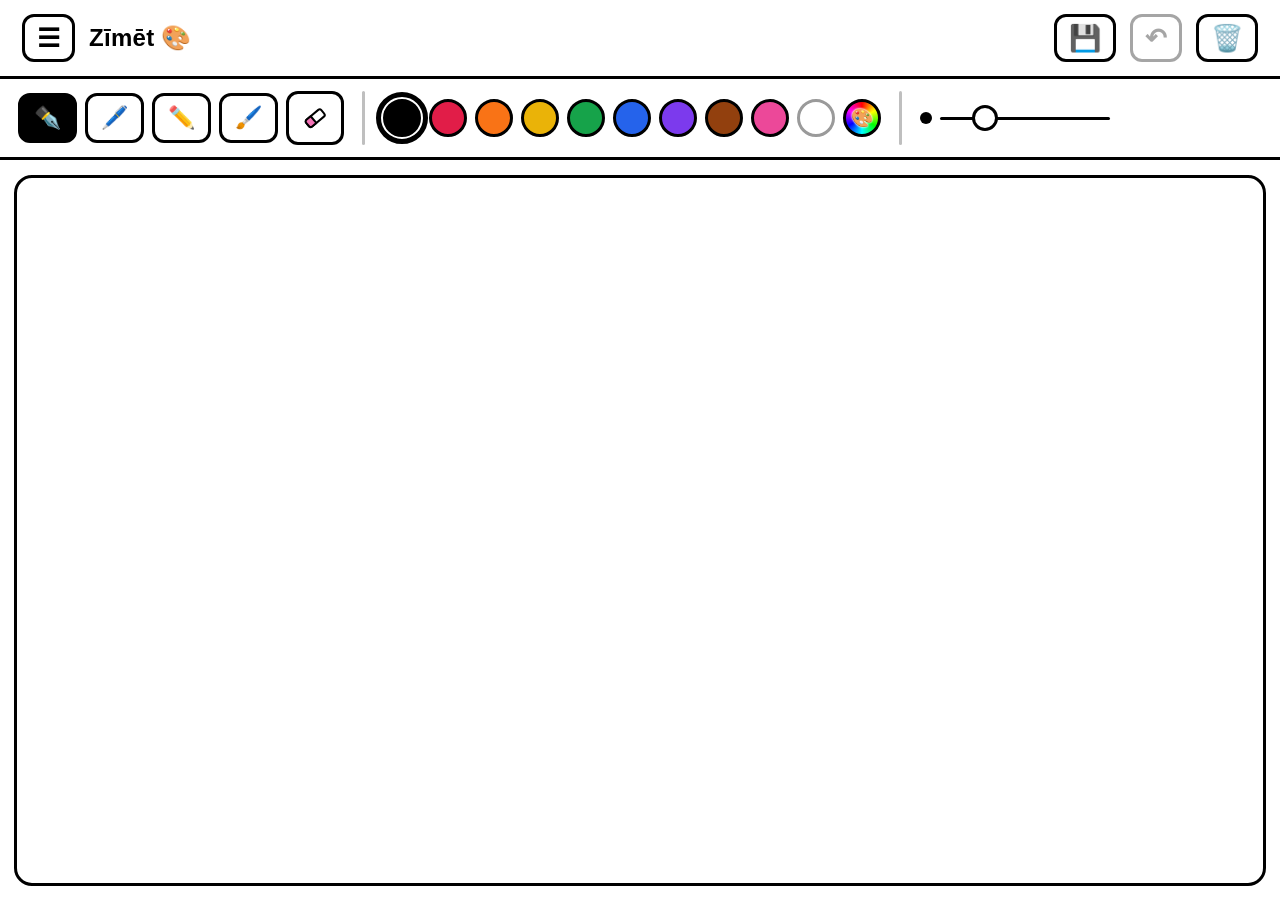
<file: zimet.html>
<!DOCTYPE html>
<html lang="lv">
<head>
<meta charset="utf-8">
<meta name="viewport" content="width=device-width, initial-scale=1, maximum-scale=1, user-scalable=no">
<title>Zīmēt</title>
<style>
  :root{
    /* E-ink (default): high contrast, optimised for e-paper */
    --ink:#000; --paper:#fff; --guide:#9a9a9a;
    --board:#fff; --bw:3px;
  }
  *{box-sizing:border-box; -webkit-tap-highlight-color:transparent;}
  html,body{margin:0;background:var(--paper);color:var(--ink);
    font-family:"Segoe UI",Arial,Helvetica,sans-serif;overflow:hidden;
    touch-action:none;user-select:none;-webkit-user-select:none;
    -webkit-text-size-adjust:100%;}
  #app{display:flex;flex-direction:column;height:100vh;height:100dvh;
    padding:env(safe-area-inset-top) env(safe-area-inset-right)
            env(safe-area-inset-bottom) env(safe-area-inset-left);}

  header{display:flex;align-items:center;gap:clamp(8px,2vw,14px);
    padding:clamp(6px,1.6vmin,14px) clamp(10px,2.5vw,22px);
    border-bottom:var(--bw) solid var(--line);flex:0 0 auto;}
  header .title{font-size:clamp(15px,3.4vmin,24px);font-weight:700;
    letter-spacing:.3px;white-space:nowrap;overflow:hidden;text-overflow:ellipsis;
    flex:1 1 auto;min-width:0;}
  .iconbtn{font-size:clamp(18px,3.4vmin,26px);line-height:1;font-weight:700;
    padding:clamp(4px,1vmin,8px) clamp(8px,1.6vw,12px);
    border:var(--bw) solid var(--line);background:var(--paper);color:var(--ink);
    border-radius:clamp(8px,1.4vmin,12px);cursor:pointer;
    min-width:0;flex:0 0 auto;touch-action:manipulation;}
  .iconbtn:active,.iconbtn.active{background:var(--sel);color:var(--onsel);}

  /* ---- toolbar ---- */
  #tools{display:flex;flex-wrap:wrap;align-items:center;
    gap:clamp(6px,1.4vw,12px);flex:0 0 auto;
    padding:clamp(6px,1.4vmin,12px) clamp(8px,2vw,18px);
    border-bottom:var(--bw) solid var(--line);}
  #tools .grp{display:flex;align-items:center;gap:clamp(4px,1vw,8px);
    flex-wrap:wrap;}
  #tools .sep{width:var(--bw);align-self:stretch;background:var(--ink);
    opacity:.25;border-radius:2px;margin:0 clamp(2px,.6vw,6px);}
  /* tool + action buttons */
  .tbtn{font-size:clamp(16px,2.8vmin,22px);line-height:1;font-weight:700;
    padding:clamp(6px,1.3vmin,11px) clamp(8px,1.6vw,13px);
    border:var(--bw) solid var(--line);background:var(--paper);color:var(--ink);
    border-radius:clamp(8px,1.4vmin,12px);cursor:pointer;
    touch-action:manipulation;min-width:0;}
  .tbtn:active,.tbtn.active{background:var(--sel);color:var(--onsel);}
  /* colour swatches */
  .sw{width:clamp(26px,5vmin,38px);height:clamp(26px,5vmin,38px);
    border-radius:50%;border:var(--bw) solid var(--line);cursor:pointer;
    padding:0;touch-action:manipulation;position:relative;flex:0 0 auto;}
  .sw.active{outline:clamp(3px,.9vmin,5px) solid var(--line);
    outline-offset:2px;}
  .sw.white{border-color:var(--guide);}
  /* the custom-colour chip wraps a native colour input */
  .sw.custom{overflow:hidden;display:inline-flex;align-items:center;
    justify-content:center;background:
      conic-gradient(#f00,#ff0,#0f0,#0ff,#00f,#f0f,#f00);}
  .sw.custom input{position:absolute;inset:-4px;width:calc(100% + 8px);
    height:calc(100% + 8px);opacity:0;cursor:pointer;border:0;padding:0;}
  .sw.custom span{font-size:clamp(13px,2.4vmin,18px);
    text-shadow:0 0 2px #fff,0 0 2px #fff;pointer-events:none;}
  /* thickness slider */
  #sizeWrap{display:flex;align-items:center;gap:clamp(4px,1vw,8px);}
  #sizeDot{border-radius:50%;background:var(--ink);flex:0 0 auto;}
  #sizeRange{-webkit-appearance:none;appearance:none;background:transparent;
    touch-action:auto;cursor:pointer;width:clamp(90px,18vw,170px);
    height:clamp(20px,3.4vmin,28px);margin:0;}
  #sizeRange::-webkit-slider-runnable-track{height:var(--bw);
    background:var(--ink);border-radius:2px;}
  #sizeRange::-moz-range-track{height:var(--bw);background:var(--ink);border-radius:2px;}
  #sizeRange::-webkit-slider-thumb{-webkit-appearance:none;appearance:none;
    width:clamp(18px,3.2vmin,26px);height:clamp(18px,3.2vmin,26px);
    border-radius:50%;background:var(--paper);border:var(--bw) solid var(--line);
    margin-top:calc(var(--bw) / 2 - clamp(18px,3.2vmin,26px) / 2);}
  #sizeRange::-moz-range-thumb{width:clamp(18px,3.2vmin,26px);
    height:clamp(18px,3.2vmin,26px);border-radius:50%;background:var(--paper);
    border:var(--bw) solid var(--line);box-sizing:border-box;}

  /* ---- drawing surface ---- */
  #stage{flex:1 1 auto;min-height:0;display:flex;align-items:stretch;
    justify-content:stretch;position:relative;padding:clamp(6px,1.6vmin,16px);}
  #frame{position:relative;flex:1 1 auto;
    border:var(--bw) solid var(--line);border-radius:clamp(10px,2vmin,20px);
    background:var(--board);overflow:hidden;}
  #frame canvas{position:absolute;inset:0;width:100%;height:100%;
    border-radius:inherit;touch-action:none;}

  /* ---- settings drawer ---- */
  #backdrop{position:fixed;inset:0;background:rgba(0,0,0,.35);z-index:15;
    opacity:0;pointer-events:none;transition:opacity .22s ease;}
  #backdrop.open{opacity:1;pointer-events:auto;}
  #menu{position:fixed;top:0;left:0;bottom:0;z-index:20;
    width:min(88vw,340px);background:var(--paper);
    border-right:var(--bw) solid var(--line);
    display:flex;flex-direction:column;
    transform:translateX(-100%);visibility:hidden;
    transition:transform .22s ease, visibility 0s linear .22s;}
  #menu.open{transform:translateX(0);visibility:visible;
    transition:transform .22s ease, visibility 0s;}
  @media (prefers-reduced-motion:reduce){ #menu,#backdrop{transition:none;} }
  .menu-head{display:flex;align-items:center;gap:clamp(8px,2vw,14px);
    flex:0 0 auto;padding:clamp(8px,1.8vmin,14px) clamp(10px,2.5vw,18px);
    padding-top:calc(clamp(8px,1.8vmin,14px) + env(safe-area-inset-top));
    border-bottom:var(--bw) solid var(--line);}
  .menu-head .t{font-size:clamp(15px,3vmin,22px);font-weight:800;
    flex:1 1 auto;min-width:0;white-space:nowrap;overflow:hidden;
    text-overflow:ellipsis;}
  .menu-body{flex:1 1 auto;min-height:0;overflow-y:auto;touch-action:pan-y;
    padding:clamp(10px,2.4vmin,18px);
    padding-bottom:calc(clamp(10px,2.4vmin,18px) + env(safe-area-inset-bottom));
    display:flex;flex-direction:column;gap:clamp(14px,3vmin,22px);}
  #menu .grp{display:flex;flex-direction:column;align-items:stretch;
    gap:clamp(6px,1.4vmin,10px);}
  #menu .row{display:flex;flex-wrap:wrap;gap:clamp(6px,1.4vw,10px);align-items:center;}
  #menu .row .cbtn{flex:1 1 auto;min-width:0;}
  #menu .homebtn{display:block;text-align:center;text-decoration:none;
    font-size:clamp(14px,2.4vmin,19px);padding:clamp(8px,1.6vmin,12px);}
  #menu .lbl{font-size:clamp(12px,2vmin,16px);font-weight:700;color:var(--guide);
    text-transform:uppercase;letter-spacing:.5px;}
  #menu .ver{margin-top:auto;text-align:center;color:var(--guide);
    font-size:clamp(11px,1.8vmin,14px);padding-top:clamp(8px,2vmin,14px);
    font-variant-numeric:tabular-nums;}
  .cbtn{font-size:clamp(13px,2.2vmin,18px);font-weight:700;
    padding:clamp(5px,1vmin,9px) clamp(10px,2vw,18px);
    border:var(--bw) solid var(--line);background:var(--paper);color:var(--ink);
    border-radius:clamp(8px,1.4vmin,12px);cursor:pointer;touch-action:manipulation;}
  .cbtn:active,.cbtn.active{background:var(--sel);color:var(--onsel);}

  @media (max-width:520px){ header .title{font-size:clamp(13px,4.4vw,18px);} }
  /* drawn eraser icon (the 🧽 emoji read as a sponge) */
  .tbtn .ico{display:block;width:1.2em;height:1.2em;}
  /* "saved" note */
  #toast{position:fixed;left:50%;bottom:calc(18px + env(safe-area-inset-bottom));
    transform:translateX(-50%);z-index:50;pointer-events:none;
    background:var(--paper);color:var(--ink);border:var(--bw) solid var(--line);
    border-radius:999px;padding:8px 18px;font-weight:700;
    font-size:clamp(14px,2.6vmin,18px);opacity:0;transition:opacity .2s ease;}
  #toast.show{opacity:1;}
</style>
<link rel="stylesheet" href="theme.css?v=683169c">
<script src="theme.js?v=683169c"></script>
</head>
<body>
<div id="app">
  <header>
    <button class="iconbtn" id="menuBtn" aria-label="Iestatījumi"
            aria-controls="menu" aria-expanded="false">☰</button>
    <div class="title">Zīmēt 🎨</div>
    <button class="iconbtn" id="saveBtn" aria-label="Saglabāt zīmējumu" title="Saglabāt">💾</button>
    <button class="iconbtn" id="undoBtn" aria-label="Atsaukt">↶</button>
    <button class="iconbtn" id="clearBtn" aria-label="Dzēst visu">🗑️</button>
  </header>

  <div id="tools">
    <div class="grp" id="penGrp">
      <button class="tbtn active" data-tool="pen"    aria-label="Pildspalva" title="Pildspalva">✒️</button>
      <button class="tbtn"        data-tool="marker" aria-label="Flomāsters" title="Flomāsters">🖊️</button>
      <button class="tbtn"        data-tool="pencil" aria-label="Zīmulis" title="Zīmulis">✏️</button>
      <button class="tbtn"        data-tool="brush"  aria-label="Ota" title="Ota">🖌️</button>
      <button class="tbtn"        data-tool="eraser" aria-label="Dzēšgumija" title="Dzēšgumija"><svg class="ico" viewBox="0 0 24 24" aria-hidden="true">
        <g transform="rotate(-40 12 12)" stroke="currentColor" stroke-width="1.8" stroke-linejoin="round">
          <rect x="3" y="8" width="18" height="8" rx="2" fill="#ffffff"/>
          <path d="M10 8H5a2 2 0 0 0-2 2v4a2 2 0 0 0 2 2h5z" fill="#f472b6"/>
        </g></svg></button>
    </div>
    <div class="sep"></div>
    <div class="grp" id="colorGrp"><!-- swatches injected --></div>
    <div class="sep"></div>
    <div class="grp" id="sizeWrap">
      <span id="sizeDot"></span>
      <input type="range" id="sizeRange" min="2" max="48" step="1" value="12"
             aria-label="Līnijas resnums">
    </div>
  </div>

  <div id="stage">
    <div id="frame">
      <canvas id="board"></canvas>
      <canvas id="live"></canvas>
    </div>
  </div>
</div>

<div id="toast" role="status" aria-live="polite"></div>
<div id="backdrop"></div>
<aside id="menu" aria-labelledby="menuTitle">
  <div class="menu-head">
    <button class="iconbtn" id="menuClose" aria-label="Aizvērt">✕</button>
    <span class="t" id="menuTitle">Iestatījumi</span>
  </div>
  <div class="menu-body">
    <a class="cbtn homebtn" href="index.html">🏠 Sākums</a>
    <div class="grp">
      <div class="row"><span class="lbl">Ekrāns</span></div>
      <div class="row">
        <button class="cbtn" data-theme-btn="eink">E-tinte</button>
        <button class="cbtn" data-theme-btn="color">Krāsains</button>
        <button class="cbtn" data-theme-btn="dark">Tumšs</button>
      </div>
    </div>
    <div class="grp">
      <div class="row"><span class="lbl">Zīmējums</span></div>
      <div class="row">
        <button class="cbtn" id="saveBtn2">💾 Saglabāt</button>
        <button class="cbtn" id="clearBtn2">🗑️ Dzēst visu</button>
      </div>
    </div>
    <div class="ver" id="appVer"></div>
  </div>
</aside>

<script>
"use strict";
(function () {
  var APPV = "683169c";   // deploy.sh stamps the "683169c" string with the git short hash

  var frame = document.getElementById("frame");
  var board = document.getElementById("board");   // committed drawing
  var live  = document.getElementById("live");     // current stroke, drawn opaque
  var bctx  = board.getContext("2d");
  var lctx  = live.getContext("2d");

  // ---------- tools ----------
  // widthK scales the slider; alpha is applied once when the finished stroke is
  // flattened onto the board (so a translucent marker never darkens where it
  // overlaps itself within one stroke). speed = width varies with pen speed.
  var TOOLS = {
    pen:    { alpha: 1.0,  widthK: 1.0, cap: "round", grain: false, speed: false },
    marker: { alpha: 0.4,  widthK: 2.2, cap: "round", grain: false, speed: false },
    pencil: { alpha: 0.85, widthK: 0.6, cap: "round", grain: true,  speed: false },
    brush:  { alpha: 1.0,  widthK: 1.5, cap: "round", grain: false, speed: true  },
  };

  var COLORS = [
    "#000000", "#e11d48", "#f97316", "#eab308", "#16a34a",
    "#2563eb", "#7c3aed", "#92400e", "#ec4899", "#ffffff",
  ];

  var tool  = localStorage.getItem("lv_draw_tool") || "pen";
  if (!TOOLS[tool] && tool !== "eraser") tool = "pen";
  var color = localStorage.getItem("lv_draw_color") || "#000000";
  var size  = parseInt(localStorage.getItem("lv_draw_size") || "12", 10);
  if (!(size >= 2 && size <= 48)) size = 12;
  var customColor = localStorage.getItem("lv_draw_custom") || "#0d9488";

  // ---------- undo history (flattened bitmaps of the board) ----------
  // Bounded so an old e-ink tablet's memory stays sane. Each entry is one
  // ImageData at device resolution.
  var HIST_MAX = 8;
  var history = [];

  function pushHistory() {
    try {
      if (board.width === 0 || board.height === 0) return;
      history.push(bctx.getImageData(0, 0, board.width, board.height));
      if (history.length > HIST_MAX) history.shift();
    } catch (e) { /* getImageData can throw on a 0-size canvas */ }
    updateUndo();
  }
  function undo() {
    if (!history.length) return;
    var img = history.pop();
    // the snapshot was taken at the same device size unless the screen was
    // resized meanwhile; guard so a stale-size snapshot can't throw
    if (img.width === board.width && img.height === board.height) {
      bctx.putImageData(img, 0, 0);
    }
    updateUndo();
  }
  function updateUndo() {
    document.getElementById("undoBtn").style.opacity = history.length ? "1" : ".35";
  }

  // ---------- layout (JS-measured; dvh/cq units misreport on e-ink) ----------
  var dpr = window.devicePixelRatio || 1;
  function layout() {
    var vh = (window.visualViewport && window.visualViewport.height) || window.innerHeight;
    document.getElementById("app").style.height = Math.round(vh) + "px";

    var r = frame.getBoundingClientRect();
    var w = Math.max(1, Math.round(r.width));
    var h = Math.max(1, Math.round(r.height));
    dpr = window.devicePixelRatio || 1;

    // preserve the current drawing across a resize by scaling it into the
    // new board (orientation changes are rare; slight rescale is acceptable)
    var prev = null;
    if (board.width && board.height) {
      prev = document.createElement("canvas");
      prev.width = board.width; prev.height = board.height;
      prev.getContext("2d").drawImage(board, 0, 0);
    }

    [board, live].forEach(function (c) {
      c.width = Math.round(w * dpr);
      c.height = Math.round(h * dpr);
      var cx = c.getContext("2d");
      cx.setTransform(dpr, 0, 0, dpr, 0, 0);
      cx.lineCap = "round"; cx.lineJoin = "round";
    });

    if (prev) bctx.drawImage(prev, 0, 0, w, h);
    // a resize invalidates old snapshots (different device size) — start fresh
    history = [];
    updateUndo();
  }

  // ---------- drawing ----------
  var drawing = false, activeId = null, activeType = "";
  var pts = [];          // current stroke: {x, y, w, jx, jy}
  var lastT = 0, lastV = 0;

  function toPt(ev) {
    var r = live.getBoundingClientRect();
    return { x: ev.clientX - r.left, y: ev.clientY - r.top };
  }

  function baseWidth() { return size * (tool === "eraser" ? 1.6 : TOOLS[tool].widthK); }

  // brush: width eases with pen speed — slow = fat, fast = thin (calligraphy)
  function speedWidth(v) {
    var bw = baseWidth();
    var k = 1 / (1 + v * 0.09);          // v in css px per ms
    return Math.max(bw * 0.35, bw * (0.55 + 0.9 * k));
  }

  function addPoint(p, now) {
    var w = baseWidth();
    if (tool !== "eraser" && TOOLS[tool].speed) {
      var v = 0;
      if (pts.length) {
        var q = pts[pts.length - 1];
        var d = Math.hypot(p.x - q.x, p.y - q.y);
        var dt = Math.max(1, now - lastT);
        v = 0.5 * lastV + 0.5 * (d / dt);   // smoothed speed
        lastV = v;
      }
      w = speedWidth(v);
    }
    var jx = 0, jy = 0;
    if (tool !== "eraser" && TOOLS[tool].grain) {
      // fixed per-point jitter (stored, so redraws don't shimmer)
      jx = (Math.random() - 0.5) * Math.max(1, size * 0.18);
      jy = (Math.random() - 0.5) * Math.max(1, size * 0.18);
    }
    pts.push({ x: p.x, y: p.y, w: w, jx: jx, jy: jy });
    lastT = now;
  }

  // The live layer is drawn fully OPAQUE (the tool's alpha is applied once, at
  // flatten time), so overlapping segments within one stroke never darken —
  // which means we can draw each new segment incrementally instead of redrawing
  // the whole stroke every move. That keeps a long scribble O(n), not O(n^2).
  function liveDot(a) {
    lctx.fillStyle = color;
    lctx.beginPath();
    lctx.arc(a.x + a.jx, a.y + a.jy, Math.max(0.5, a.w / 2), 0, Math.PI * 2);
    lctx.fill();
  }
  function liveSeg(a, b) {
    lctx.strokeStyle = color;
    lctx.lineCap = "round"; lctx.lineJoin = "round";
    lctx.lineWidth = (tool !== "eraser" && TOOLS[tool].speed) ? (a.w + b.w) / 2 : a.w;
    lctx.beginPath();
    lctx.moveTo(a.x + a.jx, a.y + a.jy);
    lctx.lineTo(b.x + b.jx, b.y + b.jy);
    lctx.stroke();
  }

  // eraser paints straight onto the board (destination-out) so it feels live
  function eraseSegment(a, b) {
    bctx.save();
    bctx.globalCompositeOperation = "destination-out";
    bctx.lineCap = "round"; bctx.lineJoin = "round";
    bctx.lineWidth = baseWidth();
    bctx.beginPath();
    bctx.moveTo(a.x, a.y);
    bctx.lineTo(b.x, b.y);
    bctx.stroke();
    bctx.restore();
  }

  function startDraw(ev) {
    ev.preventDefault();
    if (drawing) {
      if (ev.pointerType === "pen" && activeType !== "pen") drawing = false;
      else return;
    }
    activeId = ev.pointerId;
    activeType = ev.pointerType || "";
    drawing = true;
    pushHistory();                 // snapshot BEFORE this stroke, for undo
    pts = [];
    lastT = (ev.timeStamp || performance.now());
    lastV = 0;
    var p = toPt(ev);
    addPoint(p, lastT);
    if (tool === "eraser") eraseSegment(p, p);
    else liveDot(pts[0]);
  }

  function moveDraw(ev) {
    if (!drawing || ev.pointerId !== activeId) return;
    ev.preventDefault();
    var evs = ev.getCoalescedEvents ? ev.getCoalescedEvents() : null;
    if (!evs || !evs.length) evs = [ev];
    for (var i = 0; i < evs.length; i++) {
      var p = toPt(evs[i]);
      var now = (evs[i].timeStamp || performance.now());
      if (pts.length) {
        var q = pts[pts.length - 1];
        if (Math.hypot(p.x - q.x, p.y - q.y) < 1) continue;  // skip jitter
      }
      var prev = pts[pts.length - 1];
      addPoint(p, now);
      var cur = pts[pts.length - 1];
      if (tool === "eraser") eraseSegment(prev, cur);
      else liveSeg(prev, cur);
    }
  }

  function endDraw(ev) {
    if (!drawing || (ev && ev.pointerId !== activeId)) return;
    drawing = false;
    if (tool !== "eraser") {
      // flatten the finished stroke onto the board, applying the tool's alpha
      // exactly once (no self-overlap darkening)
      bctx.save();
      bctx.globalAlpha = TOOLS[tool].alpha;
      bctx.drawImage(live, 0, 0, live.width / dpr, live.height / dpr);
      bctx.restore();
      lctx.clearRect(0, 0, live.width, live.height);
    }
    pts = [];
  }

  live.addEventListener("pointerdown", startDraw);
  live.addEventListener("pointermove", moveDraw);
  live.addEventListener("pointerup", endDraw);
  live.addEventListener("pointercancel", endDraw);
  live.addEventListener("pointerleave", endDraw);

  // ---------- clear ----------
  function clearBoard() {
    pushHistory();
    bctx.clearRect(0, 0, board.width, board.height);
  }

  // ---------- save as PNG ----------
  // Flattened onto white (erased areas are transparent on the board), named
  // zimejums-YYYY-MM-DD-HHMM.png, downloaded straight to the device. Nothing
  // leaves the device.
  var toastEl = document.getElementById("toast"), toastT = null;
  function toast(msg) {
    toastEl.textContent = msg;
    toastEl.classList.add("show");
    clearTimeout(toastT);
    toastT = setTimeout(function () { toastEl.classList.remove("show"); }, 2200);
  }
  function saveDrawing() {
    var out = document.createElement("canvas");
    out.width = board.width; out.height = board.height;
    var o = out.getContext("2d");
    o.fillStyle = "#ffffff";
    o.fillRect(0, 0, out.width, out.height);
    o.drawImage(board, 0, 0);
    var d = new Date();
    function two(n) { return (n < 10 ? "0" : "") + n; }
    var name = "zimejums-" + d.getFullYear() + "-" + two(d.getMonth() + 1) + "-" + two(d.getDate()) +
               "-" + two(d.getHours()) + two(d.getMinutes()) + ".png";
    function deliver(href, revoke) {
      var a = document.createElement("a");
      a.href = href; a.download = name;
      document.body.appendChild(a); a.click(); document.body.removeChild(a);
      if (revoke) setTimeout(function () { URL.revokeObjectURL(href); }, 4000);
      toast("💾 Saglabāts: " + name);
    }
    if (out.toBlob) out.toBlob(function (blob) {
      if (blob) deliver(URL.createObjectURL(blob), true);
      else deliver(out.toDataURL("image/png"), false);
    }, "image/png");
    else deliver(out.toDataURL("image/png"), false);
  }

  // ---------- tool / colour / size UI ----------
  function setTool(t) {
    tool = t;
    localStorage.setItem("lv_draw_tool", t);
    document.querySelectorAll("[data-tool]").forEach(function (b) {
      b.classList.toggle("active", b.dataset.tool === t);
    });
    updateSizeDot();
  }
  document.querySelectorAll("[data-tool]").forEach(function (b) {
    b.addEventListener("click", function () { setTool(b.dataset.tool); });
  });

  var colorGrp = document.getElementById("colorGrp");
  var swatchEls = {};
  function setColor(c, fromCustom) {
    color = c;
    localStorage.setItem("lv_draw_color", c);
    if (fromCustom) {
      customColor = c;
      localStorage.setItem("lv_draw_custom", c);
    }
    Object.keys(swatchEls).forEach(function (k) {
      swatchEls[k].classList.toggle("active",
        k.toLowerCase() === c.toLowerCase());
    });
    document.getElementById("customSw").classList.toggle("active",
      COLORS.indexOf(c.toLowerCase()) === -1 &&
      c.toLowerCase() !== "#ffffff");
    // picking a colour drops the eraser back to the last pen
    if (tool === "eraser") setTool(localStorage.getItem("lv_draw_pen") || "pen");
    updateSizeDot();
  }
  COLORS.forEach(function (c) {
    var b = document.createElement("button");
    b.className = "sw" + (c === "#ffffff" ? " white" : "");
    b.style.background = c;
    b.setAttribute("aria-label", "Krāsa " + c);
    b.addEventListener("click", function () { setColor(c, false); });
    colorGrp.appendChild(b);
    swatchEls[c] = b;
  });
  // custom colour chip (native picker)
  (function () {
    var wrap = document.createElement("label");
    wrap.className = "sw custom";
    wrap.id = "customSw";
    wrap.setAttribute("aria-label", "Izvēlies krāsu");
    var span = document.createElement("span");
    span.textContent = "🎨";
    var inp = document.createElement("input");
    inp.type = "color";
    inp.value = customColor;
    inp.addEventListener("input", function () { setColor(inp.value, true); });
    wrap.appendChild(inp);
    wrap.appendChild(span);
    colorGrp.appendChild(wrap);
  })();

  var sizeRange = document.getElementById("sizeRange");
  var sizeDot = document.getElementById("sizeDot");
  function updateSizeDot() {
    var px = Math.max(4, Math.min(30, size));
    sizeDot.style.width = px + "px";
    sizeDot.style.height = px + "px";
    sizeDot.style.background = (tool === "eraser") ? "var(--guide)" : color;
  }
  function setSize(n) {
    size = n;
    localStorage.setItem("lv_draw_size", String(n));
    updateSizeDot();
  }
  sizeRange.addEventListener("input", function () {
    setSize(parseInt(sizeRange.value, 10));
  });

  // remember which pen was active so eraser -> colour restores it
  document.querySelectorAll("[data-tool]").forEach(function (b) {
    if (b.dataset.tool !== "eraser") {
      b.addEventListener("click", function () {
        localStorage.setItem("lv_draw_pen", b.dataset.tool);
      });
    }
  });

  document.getElementById("undoBtn").addEventListener("click", undo);
  document.getElementById("clearBtn").addEventListener("click", clearBoard);
  document.getElementById("saveBtn").addEventListener("click", saveDrawing);
  document.getElementById("saveBtn2").addEventListener("click", function () {
    setMenu(false); saveDrawing();
  });
  document.getElementById("clearBtn2").addEventListener("click", function () {
    clearBoard(); setMenu(false);
  });
  document.addEventListener("keydown", function (e) {
    if ((e.ctrlKey || e.metaKey) && e.key.toLowerCase() === "z") { e.preventDefault(); undo(); }
  });

  // ---------- drawer ----------
  var menu = document.getElementById("menu");
  var backdrop = document.getElementById("backdrop");
  var menuBtn = document.getElementById("menuBtn");
  var menuClose = document.getElementById("menuClose");
  var menuOpen = false;
  function setMenu(open) {
    menuOpen = open;
    menu.classList.toggle("open", open);
    backdrop.classList.toggle("open", open);
    menuBtn.setAttribute("aria-expanded", open ? "true" : "false");
    menuBtn.classList.toggle("active", open);
    (open ? menuClose : menuBtn).focus();
  }
  menuBtn.addEventListener("click", function () { setMenu(!menuOpen); });
  menuClose.addEventListener("click", function () { setMenu(false); });
  backdrop.addEventListener("click", function () { setMenu(false); });
  document.addEventListener("keydown", function (e) {
    if (e.key === "Escape" && menuOpen) setMenu(false);
  });

  // ---------- theme ----------
  function applyTheme() {
    LVTheme.apply();   // data-theme + active buttons (theme.js)
    updateSizeDot();
  }
  document.addEventListener("lvtheme", applyTheme);   // theme.js handles the buttons

  // ---------- resize ----------
  var rzTimer = null;
  function onResize() {
    clearTimeout(rzTimer);
    rzTimer = setTimeout(layout, 150);
  }
  window.addEventListener("resize", onResize);
  window.addEventListener("orientationchange", function () { setTimeout(onResize, 250); });
  if (window.visualViewport) window.visualViewport.addEventListener("resize", onResize);
  window.addEventListener("load", function () { setTimeout(onResize, 300); });

  // ---------- init ----------
  document.getElementById("appVer").textContent = "Versija: " + APPV;
  sizeRange.value = size;
  layout();
  applyTheme();
  setColor(color, false);
  setTool(tool);
  updateSizeDot();
  updateUndo();
})();
</script>
</body>
</html>
</file>
<file: theme.css>
/* Shared screen themes. One setting (localStorage lv_theme), every page.
 *
 *   (none)  E-tinte  — each page's own :root: pure black on white, 3px lines.
 *   color   Krāsains — warm neutral paper (no blue tint), charcoal text,
 *                      soft grey lines (same 3px thickness as E-tinte), one calm teal for selection/guides.
 *                      Colour stays in the chrome; the letters are ink.
 *   dark    Tumšs    — dark grey (not pure black), warm off-white text.
 *
 * --line (borders) and --sel/--onsel (selected/pressed fill) are defined
 * here only; in E-tinte they fall back to the page's ink/paper.
 */
:root{ --line:var(--ink); --sel:var(--ink); --onsel:var(--paper); }

:root[data-theme="color"]{
  --ink:#24282d; --paper:#faf9f6; --line:#d8d5ce;
  --guide:#3a8f87; --faint:#efd9b4; --rule:#e6e3dc;
  --scrim:rgba(250,249,246,.85);
  --ok:#2f8f4e; --bad:#cc4b4b;
  --sel:#3a8f87; --onsel:#ffffff;
  --board:#ffffff;
  color-scheme:light;
}

:root[data-theme="dark"]{
  --ink:#e9e7e2; --paper:#1c1e22; --line:#3d4148;
  --guide:#7cc1b8; --faint:#4d4436; --rule:#2e3137;
  --scrim:rgba(28,30,34,.85);
  --ok:#64c482; --bad:#f07a7a;
  --sel:#7cc1b8; --onsel:#13201e;
  --board:#ffffff;
  color-scheme:dark;
}

/* Ekrāns row in the drawers: three buttons share one row, so keep each label
   on one line and inside its box ("E-tinte" used to wrap at the hyphen and
   "Krāsains" overflowed). Attribute selector outranks each page's .cbtn. */
.cbtn[data-theme-btn]{
  flex:1 1 0; min-width:0; white-space:nowrap;
  padding-left:4px; padding-right:4px;
  font-size:clamp(12px,2.1vmin,16px);
  overflow:hidden; text-overflow:ellipsis;
}
</file>
